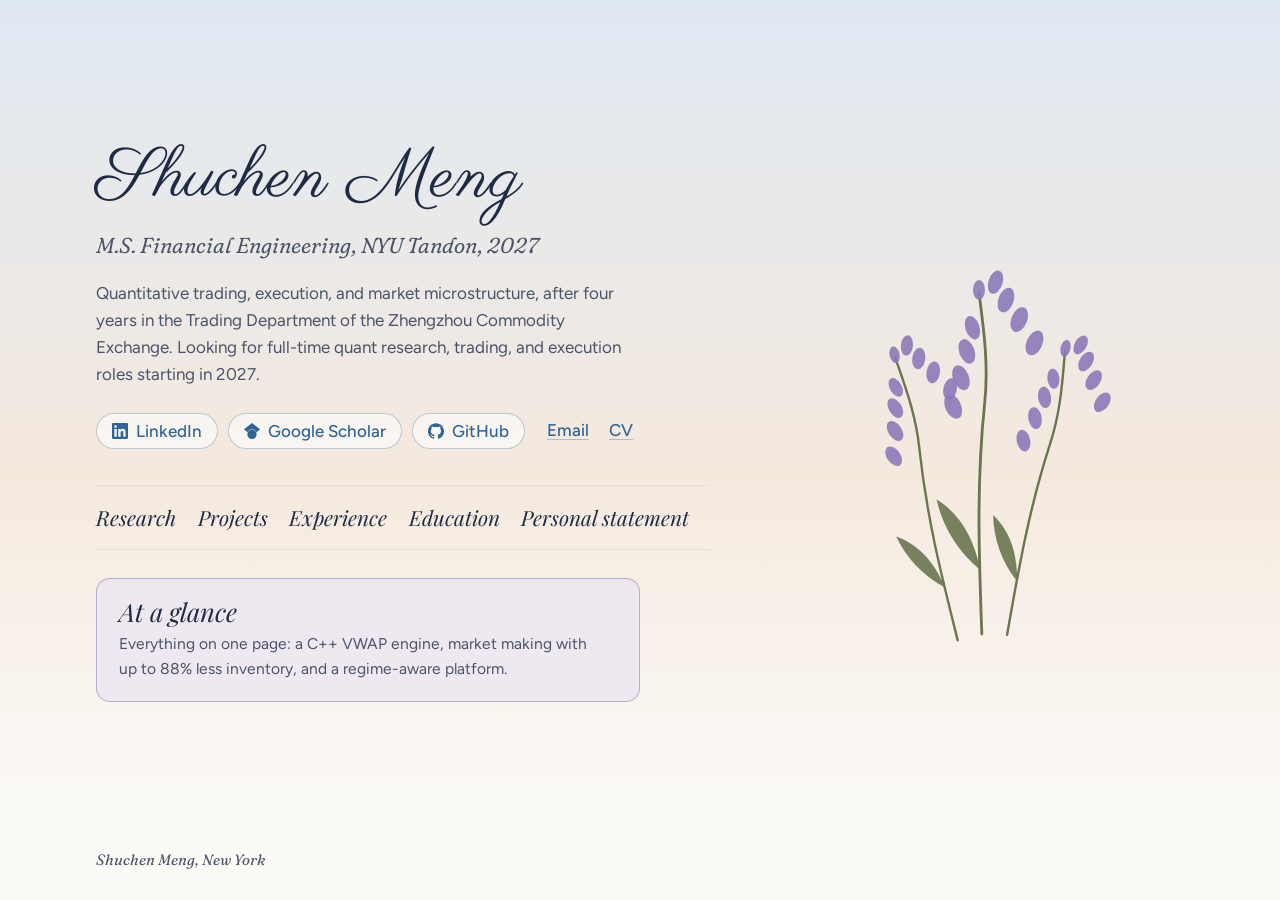
<file: index.html>
<!doctype html>
<html lang="en">
<head>
  <meta charset="utf-8">
  <meta name="viewport" content="width=device-width, initial-scale=1">
  <title>Shuchen Meng</title>
  <meta name="description" content="Shuchen Meng — M.S. Financial Engineering at NYU Tandon. Quantitative trading, execution research, and market microstructure.">
  <link rel="canonical" href="https://mengmeng12.github.io/">
  <meta property="og:type" content="website">
  <meta property="og:site_name" content="Shuchen Meng">
  <meta property="og:title" content="Shuchen Meng">
  <meta property="og:description" content="Shuchen Meng — M.S. Financial Engineering at NYU Tandon. Quantitative trading, execution research, and market microstructure.">
  <meta property="og:url" content="https://mengmeng12.github.io/">
  <meta property="og:image" content="https://mengmeng12.github.io/og-image.png">
  <meta property="og:image:width" content="1200">
  <meta property="og:image:height" content="630">
  <meta property="og:image:alt" content="Shuchen Meng: quantitative trading, execution, and market microstructure">
  <meta name="twitter:card" content="summary_large_image">
  <link rel="icon" href="/favicon.svg" type="image/svg+xml">
  <link rel="preconnect" href="https://fonts.googleapis.com">
  <link rel="preconnect" href="https://fonts.gstatic.com" crossorigin>
  <link href="https://fonts.googleapis.com/css2?family=Cormorant+Garamond:wght@600&family=Figtree:ital,wght@0,400;0,500;0,600;1,400&family=Parisienne&family=Playfair+Display:ital,wght@1,400&family=Fraunces:ital,opsz,wght,SOFT,WONK@0,9..144,300..600,0..100,0..1;1,9..144,300..600,0..100,0..1&display=swap" rel="stylesheet">
  <link rel="stylesheet" href="/styles.css?v=12">
</head>
<body class="home">

<header class="hero">
  <div class="hero-inner">

    <div class="intro">
    <h1 class="name">Shuchen Meng</h1>
    <p class="role">M.S. Financial Engineering, NYU Tandon, 2027</p>
    <p class="tagline">Quantitative trading, execution, and market microstructure, after four years in the Trading Department of the Zhengzhou Commodity Exchange. Looking for full-time quant research, trading, and execution roles starting in 2027.</p>

    <nav class="links" aria-label="Profiles and contact">
      <a class="profile" href="https://www.linkedin.com/in/shuchen-meng/">
        <svg viewBox="0 0 24 24" aria-hidden="true"><path d="M20.447 20.452h-3.554v-5.569c0-1.328-.027-3.037-1.852-3.037-1.853 0-2.136 1.445-2.136 2.939v5.667H9.351V9h3.414v1.561h.046c.477-.9 1.637-1.85 3.37-1.85 3.601 0 4.267 2.37 4.267 5.455v6.286zM5.337 7.433a2.062 2.062 0 1 1 0-4.125 2.062 2.062 0 0 1 0 4.125zM7.119 20.452H3.555V9h3.564v11.452zM22.225 0H1.771C.792 0 0 .774 0 1.729v20.542C0 23.227.792 24 1.771 24h20.451C23.2 24 24 23.227 24 22.271V1.729C24 .774 23.2 0 22.222 0h.003z"/></svg>
        LinkedIn
      </a>
      <a class="profile" href="https://scholar.google.com/citations?user=VvL7s1kAAAAJ">
        <svg viewBox="0 0 24 24" aria-hidden="true"><path d="M5.242 13.769 0 9.5 12 0l12 9.5-5.242 4.269C17.548 11.249 14.978 9.5 12 9.5c-2.977 0-5.548 1.748-6.758 4.269zM12 10a7 7 0 1 0 0 14 7 7 0 0 0 0-14z"/></svg>
        Google Scholar
      </a>
      <a class="profile" href="https://github.com/mengmeng12">
        <svg viewBox="0 0 24 24" aria-hidden="true"><path d="M12 .297c-6.63 0-12 5.373-12 12 0 5.303 3.438 9.8 8.205 11.385.6.113.82-.258.82-.577 0-.285-.01-1.04-.015-2.04-3.338.724-4.042-1.61-4.042-1.61C4.422 18.07 3.633 17.7 3.633 17.7c-1.087-.744.084-.729.084-.729 1.205.084 1.838 1.236 1.838 1.236 1.07 1.835 2.809 1.305 3.495.998.108-.776.417-1.305.76-1.605-2.665-.3-5.466-1.332-5.466-5.93 0-1.31.465-2.38 1.235-3.22-.135-.303-.54-1.523.105-3.176 0 0 1.005-.322 3.3 1.23.96-.267 1.98-.399 3-.405 1.02.006 2.04.138 3 .405 2.28-1.552 3.285-1.23 3.285-1.23.645 1.653.24 2.873.12 3.176.765.84 1.23 1.91 1.23 3.22 0 4.61-2.805 5.625-5.475 5.92.42.36.81 1.096.81 2.22 0 1.606-.015 2.896-.015 3.286 0 .315.21.69.825.57C20.565 22.092 24 17.592 24 12.297c0-6.627-5.373-12-12-12"/></svg>
        GitHub
      </a>
      <span class="plain">
        <a href="mailto:sm13533@nyu.edu">Email</a>
        <a href="/cv/Shuchen_Meng_CV.pdf">CV</a>
      </span>
    </nav>

    <nav class="sections" aria-label="Sections">
      <a href="/research/">Research</a>
      <a href="/projects/">Projects</a>
      <a href="/experience/">Experience</a>
      <a href="/education/">Education</a>
      <a href="/statement/">Personal statement</a>
    </nav>

    <a class="glance-cta" href="/glance/">
      <span class="cta-title">At a glance</span>
      <span class="cta-desc">Everything on one page: a C++ VWAP engine, market making with up&nbsp;to&nbsp;88% less inventory, and a <span style="white-space: nowrap">regime-aware</span> platform.</span>
    </a>
    </div>

    <svg class="sprig bouquet" viewBox="0 0 260 330" aria-hidden="true">
      <g transform="translate(70 100) rotate(-12 62 255) scale(.85)">
        <path class="stem" d="M62 255 C 60 200, 58 150, 64 92 C 67 64, 63 38, 60 14"/>
        <path class="leaf" d="M61 210 C 44 196, 34 178, 30 160 C 46 170, 56 186, 61 210 Z"/>
        <g class="buds">
          <ellipse cx="60" cy="12" rx="4.2" ry="7"/>
          <ellipse cx="57" cy="22" rx="5" ry="8.5" transform="rotate(-18 57 22)"/>
          <ellipse cx="64" cy="24" rx="5" ry="8.5" transform="rotate(18 64 24)"/>
          <ellipse cx="57.5" cy="36" rx="5.4" ry="9" transform="rotate(-20 57.5 36)"/>
          <ellipse cx="65.5" cy="38" rx="5.4" ry="9" transform="rotate(20 65.5 38)"/>
          <ellipse cx="59" cy="51" rx="5.6" ry="9.2" transform="rotate(-22 59 51)"/>
          <ellipse cx="67.5" cy="53" rx="5.6" ry="9.2" transform="rotate(22 67.5 53)"/>
          <ellipse cx="60.5" cy="67" rx="5.6" ry="9.2" transform="rotate(-24 60.5 67)"/>
          <ellipse cx="69" cy="70" rx="5.6" ry="9.2" transform="rotate(24 69 70)"/>
        </g>
      </g>
      <g transform="translate(89 100) rotate(12 62 255) scale(.85)">
        <path class="stem" d="M62 255 C 60 200, 58 150, 64 92 C 67 64, 63 38, 60 14"/>
        <path class="leaf" d="M61 210 C 44 196, 34 178, 30 160 C 46 170, 56 186, 61 210 Z"/>
        <g class="buds">
          <ellipse cx="60" cy="12" rx="4.2" ry="7"/>
          <ellipse cx="57" cy="22" rx="5" ry="8.5" transform="rotate(-18 57 22)"/>
          <ellipse cx="64" cy="24" rx="5" ry="8.5" transform="rotate(18 64 24)"/>
          <ellipse cx="57.5" cy="36" rx="5.4" ry="9" transform="rotate(-20 57.5 36)"/>
          <ellipse cx="65.5" cy="38" rx="5.4" ry="9" transform="rotate(20 65.5 38)"/>
          <ellipse cx="59" cy="51" rx="5.6" ry="9.2" transform="rotate(-22 59 51)"/>
          <ellipse cx="67.5" cy="53" rx="5.6" ry="9.2" transform="rotate(22 67.5 53)"/>
          <ellipse cx="60.5" cy="67" rx="5.6" ry="9.2" transform="rotate(-24 60.5 67)"/>
          <ellipse cx="69" cy="70" rx="5.6" ry="9.2" transform="rotate(24 69 70)"/>
        </g>
      </g>
      <g transform="translate(70 60)">
        <path class="stem" d="M62 255 C 60 200, 58 150, 64 92 C 67 64, 63 38, 60 14"/>
        <path class="leaf" d="M61 210 C 44 196, 34 178, 30 160 C 46 170, 56 186, 61 210 Z"/>
        <g class="buds">
          <ellipse cx="60" cy="12" rx="4.2" ry="7"/>
          <ellipse cx="57" cy="22" rx="5" ry="8.5" transform="rotate(-18 57 22)"/>
          <ellipse cx="64" cy="24" rx="5" ry="8.5" transform="rotate(18 64 24)"/>
          <ellipse cx="57.5" cy="36" rx="5.4" ry="9" transform="rotate(-20 57.5 36)"/>
          <ellipse cx="65.5" cy="38" rx="5.4" ry="9" transform="rotate(20 65.5 38)"/>
          <ellipse cx="59" cy="51" rx="5.6" ry="9.2" transform="rotate(-22 59 51)"/>
          <ellipse cx="67.5" cy="53" rx="5.6" ry="9.2" transform="rotate(22 67.5 53)"/>
          <ellipse cx="60.5" cy="67" rx="5.6" ry="9.2" transform="rotate(-24 60.5 67)"/>
          <ellipse cx="69" cy="70" rx="5.6" ry="9.2" transform="rotate(24 69 70)"/>
        </g>
      </g>
    </svg>
  </div>
</header>

<footer>
  <p>Shuchen Meng, New York</p>
</footer>

</body>
</html>
</file>
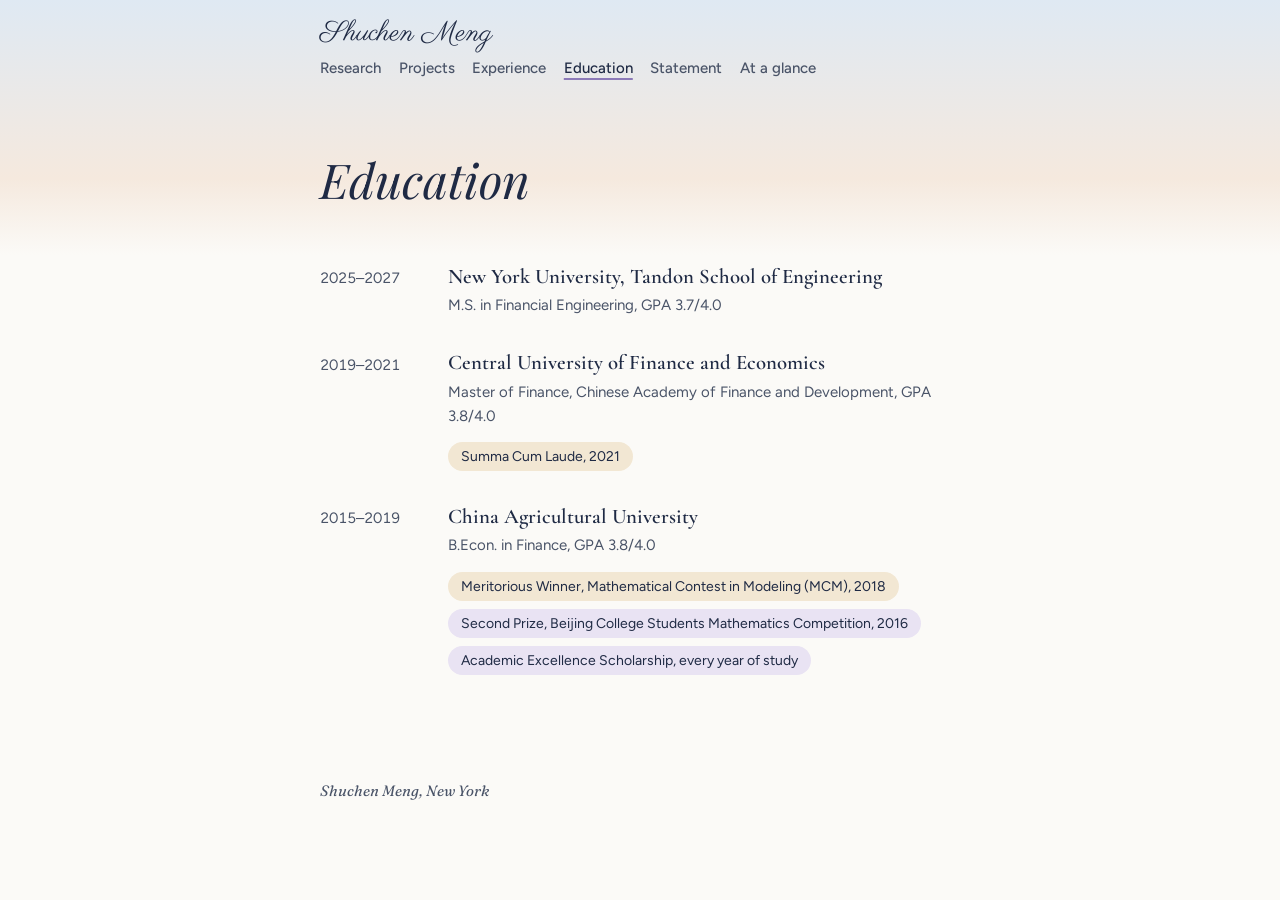
<file: education/index.html>
<!doctype html>
<html lang="en">
<head>
  <meta charset="utf-8">
  <meta name="viewport" content="width=device-width, initial-scale=1">
  <title>Education | Shuchen Meng</title>
  <meta name="description" content="M.S. in Financial Engineering at NYU Tandon, and a Master of Finance from the Central University of Finance and Economics.">
  <link rel="canonical" href="https://mengmeng12.github.io/education/">
  <meta property="og:type" content="website">
  <meta property="og:site_name" content="Shuchen Meng">
  <meta property="og:title" content="Education | Shuchen Meng">
  <meta property="og:description" content="M.S. in Financial Engineering at NYU Tandon, and a Master of Finance from the Central University of Finance and Economics.">
  <meta property="og:url" content="https://mengmeng12.github.io/education/">
  <meta property="og:image" content="https://mengmeng12.github.io/og-image.png">
  <meta property="og:image:width" content="1200">
  <meta property="og:image:height" content="630">
  <meta property="og:image:alt" content="Shuchen Meng: quantitative trading, execution, and market microstructure">
  <meta name="twitter:card" content="summary_large_image">
  <link rel="icon" href="/favicon.svg" type="image/svg+xml">
  <link rel="preconnect" href="https://fonts.googleapis.com">
  <link rel="preconnect" href="https://fonts.gstatic.com" crossorigin>
  <link href="https://fonts.googleapis.com/css2?family=Cormorant+Garamond:wght@600&family=Figtree:ital,wght@0,400;0,500;0,600;1,400&family=Parisienne&family=Playfair+Display:ital,wght@1,400&family=Fraunces:ital,opsz,wght,SOFT,WONK@0,9..144,300..600,0..100,0..1;1,9..144,300..600,0..100,0..1&display=swap" rel="stylesheet">
  <link rel="stylesheet" href="/styles.css?v=12">
</head>
<body>

<header class="page-head">
  <nav class="site-nav" aria-label="Site">
    <a class="home" href="/">Shuchen Meng</a>
    <ul>
      <li><a href="/research/">Research</a></li>
      <li><a href="/projects/">Projects</a></li>
      <li><a href="/experience/">Experience</a></li>
      <li><a href="/education/" aria-current="page">Education</a></li>
      <li><a href="/statement/">Statement</a></li>
      <li><a href="/glance/">At a glance</a></li>
    </ul>
  </nav>
  <div class="page-title">
    <h1>Education</h1>
  </div>
</header>

<main>
  <section id="education">
    <dl class="timeline">
      <div class="row">
        <dt>2025–2027</dt>
        <dd>
          <h3>New York University, Tandon School of Engineering</h3>
          <p class="sub">M.S. in Financial Engineering, GPA 3.7/4.0</p>
          <!-- Selected coursework: to be filled in later -->
        </dd>
      </div>
      <div class="row">
        <dt>2019–2021</dt>
        <dd>
          <h3>Central University of Finance and Economics</h3>
          <p class="sub">Master of Finance, Chinese Academy of Finance and Development, GPA 3.8/4.0</p>
          <ul class="honors">
            <li>Summa Cum Laude, 2021</li>
          </ul>
        </dd>
      </div>
      <div class="row">
        <dt>2015–2019</dt>
        <dd>
          <h3>China Agricultural University</h3>
          <p class="sub">B.Econ. in Finance, GPA 3.8/4.0</p>
          <ul class="honors">
            <li>Meritorious Winner, Mathematical Contest in Modeling (MCM), 2018</li>
            <li>Second Prize, Beijing College Students Mathematics Competition, 2016</li>
            <li>Academic Excellence Scholarship, every year of study</li>
          </ul>
        </dd>
      </div>
    </dl>
  </section>
</main>

<footer>
  <p>Shuchen Meng, New York</p>
</footer>

</body>
</html>
</file>
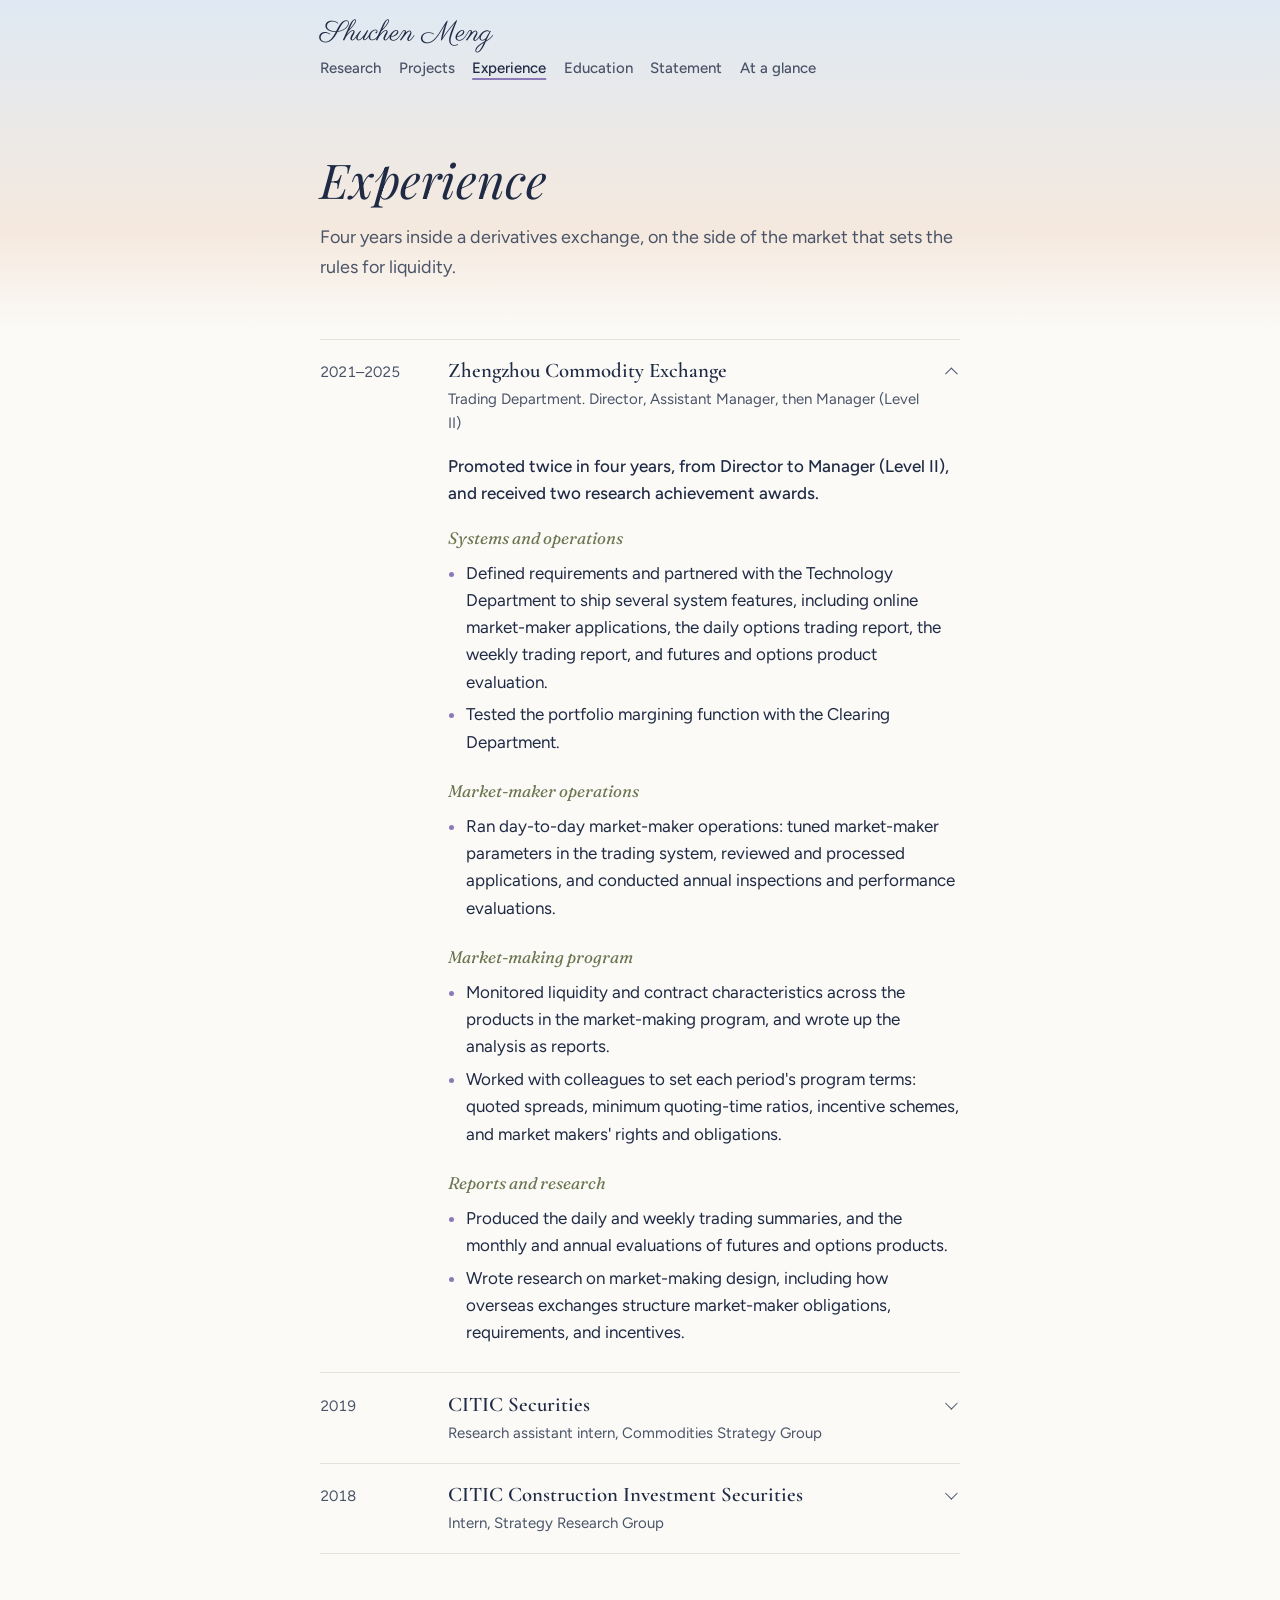
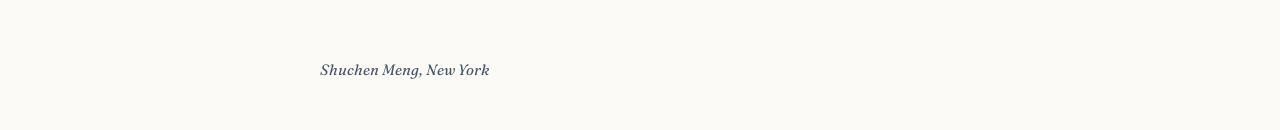
<file: experience/index.html>
<!doctype html>
<html lang="en">
<head>
  <meta charset="utf-8">
  <meta name="viewport" content="width=device-width, initial-scale=1">
  <title>Experience | Shuchen Meng</title>
  <meta name="description" content="Four years in the Trading Department of the Zhengzhou Commodity Exchange, on the side of the market that sets the rules for liquidity.">
  <link rel="canonical" href="https://mengmeng12.github.io/experience/">
  <meta property="og:type" content="website">
  <meta property="og:site_name" content="Shuchen Meng">
  <meta property="og:title" content="Experience | Shuchen Meng">
  <meta property="og:description" content="Four years in the Trading Department of the Zhengzhou Commodity Exchange, on the side of the market that sets the rules for liquidity.">
  <meta property="og:url" content="https://mengmeng12.github.io/experience/">
  <meta property="og:image" content="https://mengmeng12.github.io/og-image.png">
  <meta property="og:image:width" content="1200">
  <meta property="og:image:height" content="630">
  <meta property="og:image:alt" content="Shuchen Meng: quantitative trading, execution, and market microstructure">
  <meta name="twitter:card" content="summary_large_image">
  <link rel="icon" href="/favicon.svg" type="image/svg+xml">
  <link rel="preconnect" href="https://fonts.googleapis.com">
  <link rel="preconnect" href="https://fonts.gstatic.com" crossorigin>
  <link href="https://fonts.googleapis.com/css2?family=Cormorant+Garamond:wght@600&family=Figtree:ital,wght@0,400;0,500;0,600;1,400&family=Parisienne&family=Playfair+Display:ital,wght@1,400&family=Fraunces:ital,opsz,wght,SOFT,WONK@0,9..144,300..600,0..100,0..1;1,9..144,300..600,0..100,0..1&display=swap" rel="stylesheet">
  <link rel="stylesheet" href="/styles.css?v=12">
</head>
<body>

<header class="page-head">
  <nav class="site-nav" aria-label="Site">
    <a class="home" href="/">Shuchen Meng</a>
    <ul>
      <li><a href="/research/">Research</a></li>
      <li><a href="/projects/">Projects</a></li>
      <li><a href="/experience/" aria-current="page">Experience</a></li>
      <li><a href="/education/">Education</a></li>
      <li><a href="/statement/">Statement</a></li>
      <li><a href="/glance/">At a glance</a></li>
    </ul>
  </nav>
  <div class="page-title">
    <h1>Experience</h1>
    <p class="lede">Four years inside a derivatives exchange, on the side of the market that sets the rules for liquidity.</p>
  </div>
</header>

<main>
  <section id="experience">
    <div class="roles">
      <details open>
        <summary>
          <span class="when">2021–2025</span>
          <span class="what"><span class="org">Zhengzhou Commodity Exchange</span><span class="sub">Trading Department. Director, Assistant Manager, then Manager (Level II)</span></span>
          <span class="chev" aria-hidden="true"></span>
        </summary>
        <div class="role-body">
          <p class="lead">Promoted twice in four years, from Director to Manager (Level II), and received two research achievement awards.</p>
          <h4>Systems and operations</h4>
          <ul>
            <li>Defined requirements and partnered with the Technology Department to ship several system features, including online market-maker applications, the daily options trading report, the weekly trading report, and futures and options product evaluation.</li>
            <li>Tested the portfolio margining function with the Clearing Department.</li>
          </ul>
          <h4>Market-maker operations</h4>
          <ul>
            <li>Ran day-to-day market-maker operations: tuned market-maker parameters in the trading system, reviewed and processed applications, and conducted annual inspections and performance evaluations.</li>
          </ul>
          <h4>Market-making program</h4>
          <ul>
            <li>Monitored liquidity and contract characteristics across the products in the market-making program, and wrote up the analysis as reports.</li>
            <li>Worked with colleagues to set each period's program terms: quoted spreads, minimum quoting-time ratios, incentive schemes, and market makers' rights and obligations.</li>
          </ul>
          <h4>Reports and research</h4>
          <ul>
            <li>Produced the daily and weekly trading summaries, and the monthly and annual evaluations of futures and options products.</li>
            <li>Wrote research on market-making design, including how overseas exchanges structure market-maker obligations, requirements, and incentives.</li>
          </ul>
        </div>
      </details>
      <details>
        <summary>
          <span class="when">2019</span>
          <span class="what"><span class="org">CITIC Securities</span><span class="sub">Research assistant intern, Commodities Strategy Group</span></span>
          <span class="chev" aria-hidden="true"></span>
        </summary>
        <div class="role-body">
          <ul>
            <li>Improved the copper supply-and-demand database, making it easier to use and better organized.</li>
            <li>Wrote daily market-close commentary, adding tracking of limit-up stocks.</li>
            <li>Contributed to weekly and research reports on copper and manganese, including an analysis of the opportunities and risks in copper financing arbitrage, and prepared the slide presentations.</li>
          </ul>
        </div>
      </details>
      <details>
        <summary>
          <span class="when">2018</span>
          <span class="what"><span class="org">CITIC Construction Investment Securities</span><span class="sub">Intern, Strategy Research Group</span></span>
          <span class="chev" aria-hidden="true"></span>
        </summary>
        <div class="role-body">
          <ul>
            <li>Built databases for financial-market and CPI commentary data on my own.</li>
            <li>Wrote strategy summaries, closing-data analysis, and reports on financial and CPI data.</li>
            <li>Supported thematic research on import substitution, sector funds, and high-dividend equities by building datasets and structuring report content.</li>
          </ul>
        </div>
      </details>
    </div>
    <!-- More on the exchange years: to be added -->
  </section>
</main>

<footer>
  <p>Shuchen Meng, New York</p>
</footer>

</body>
</html>
</file>
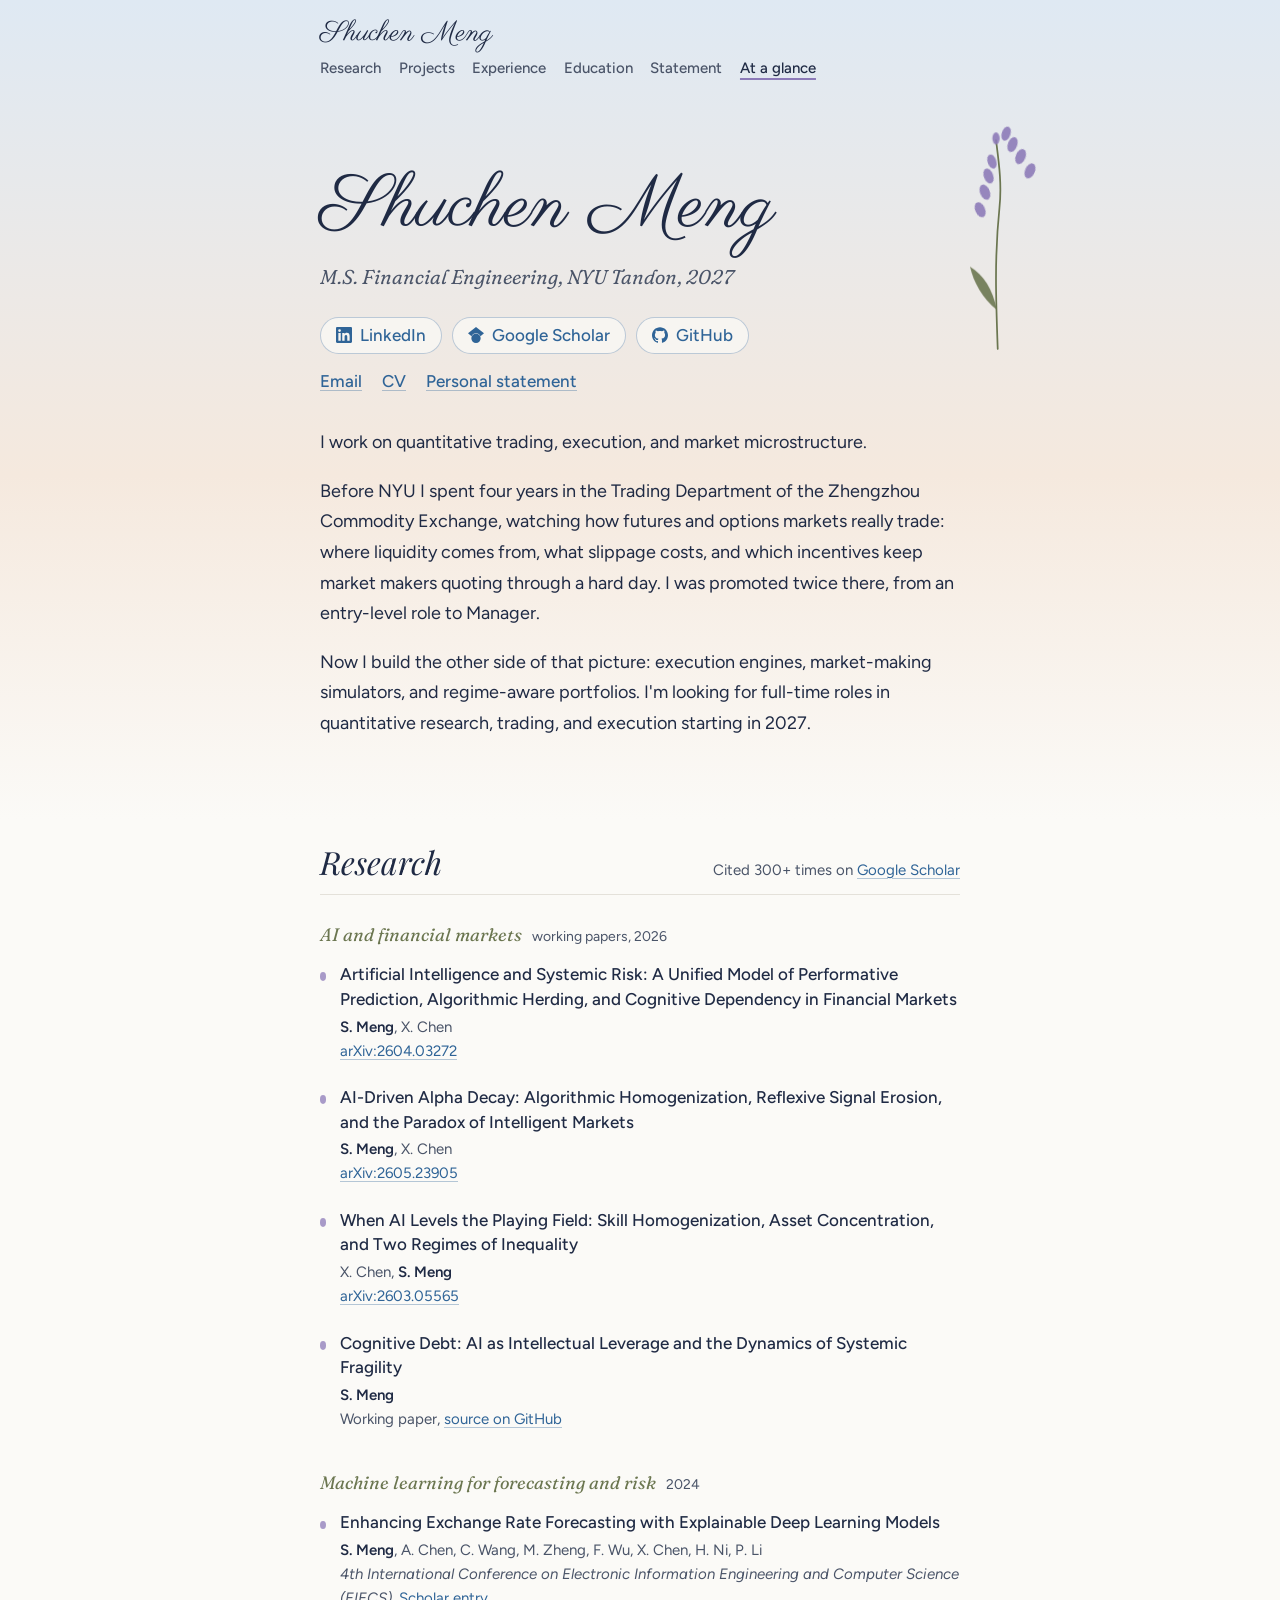
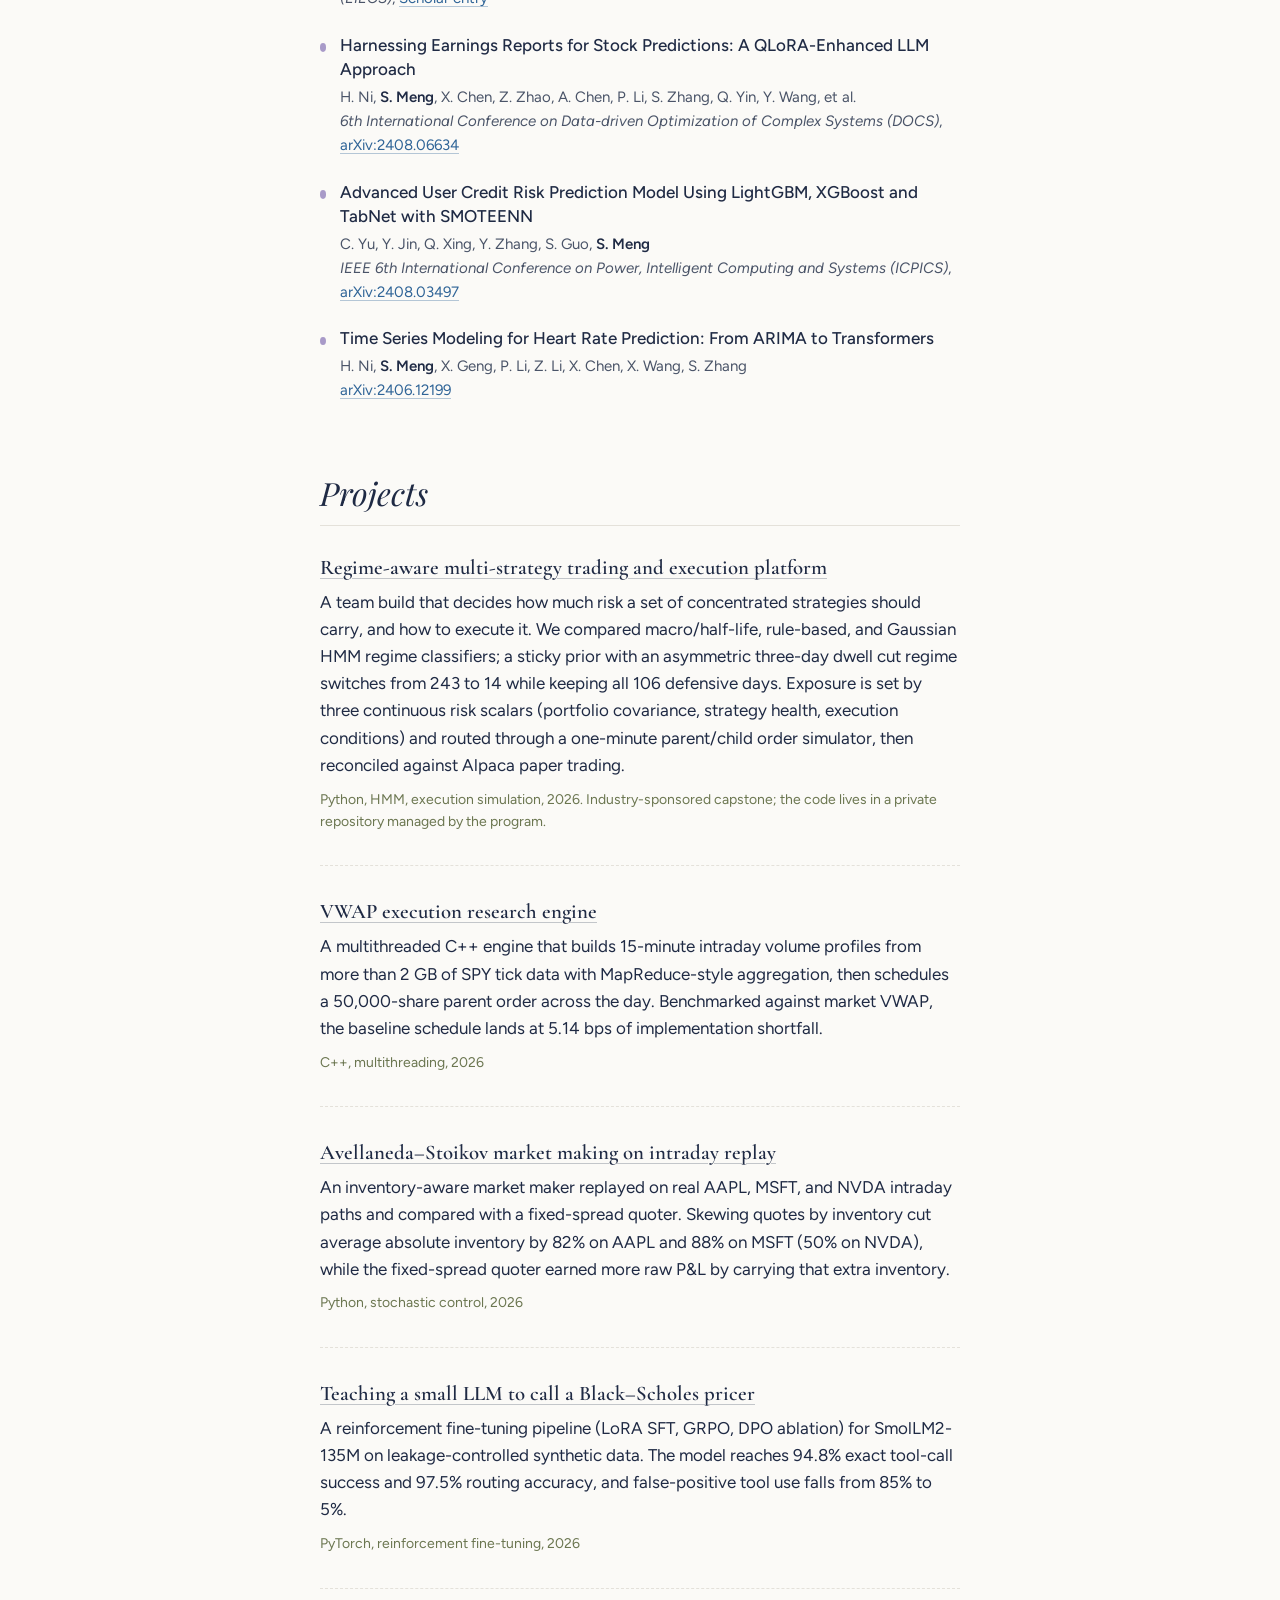
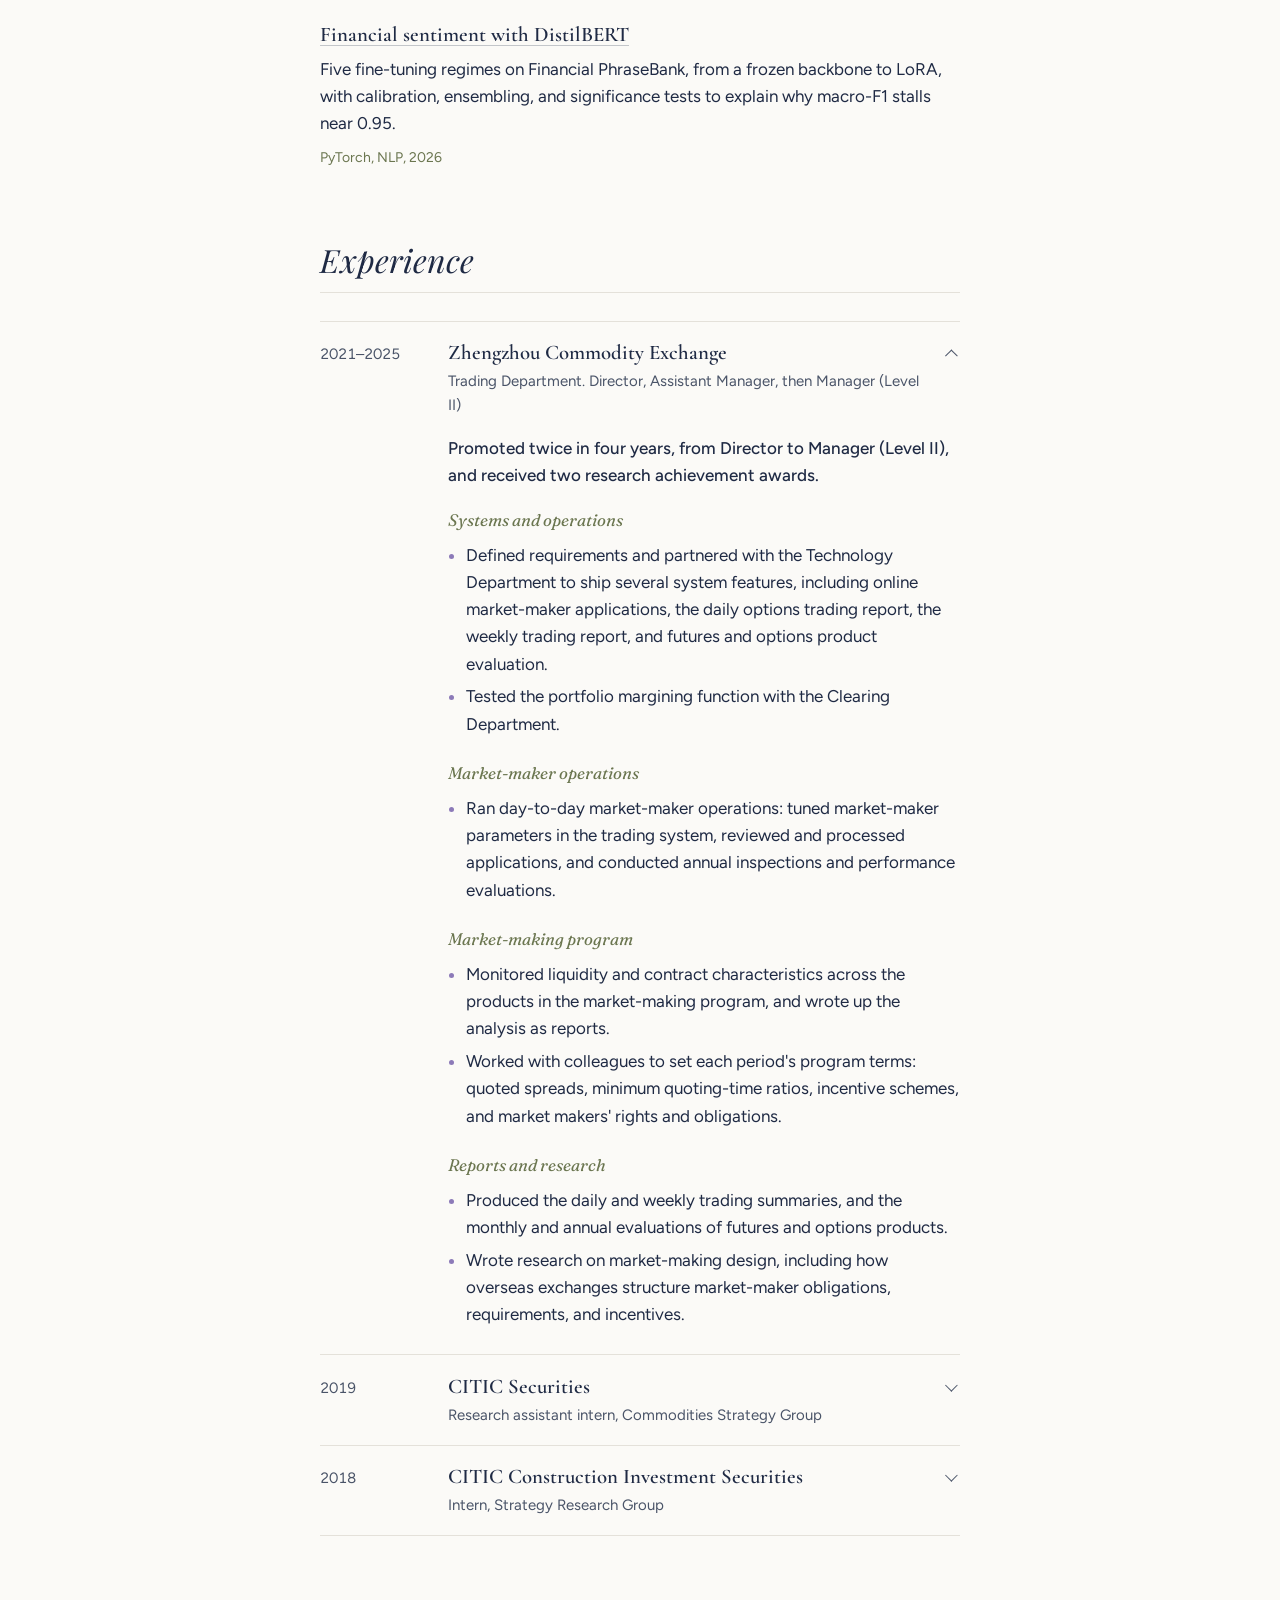
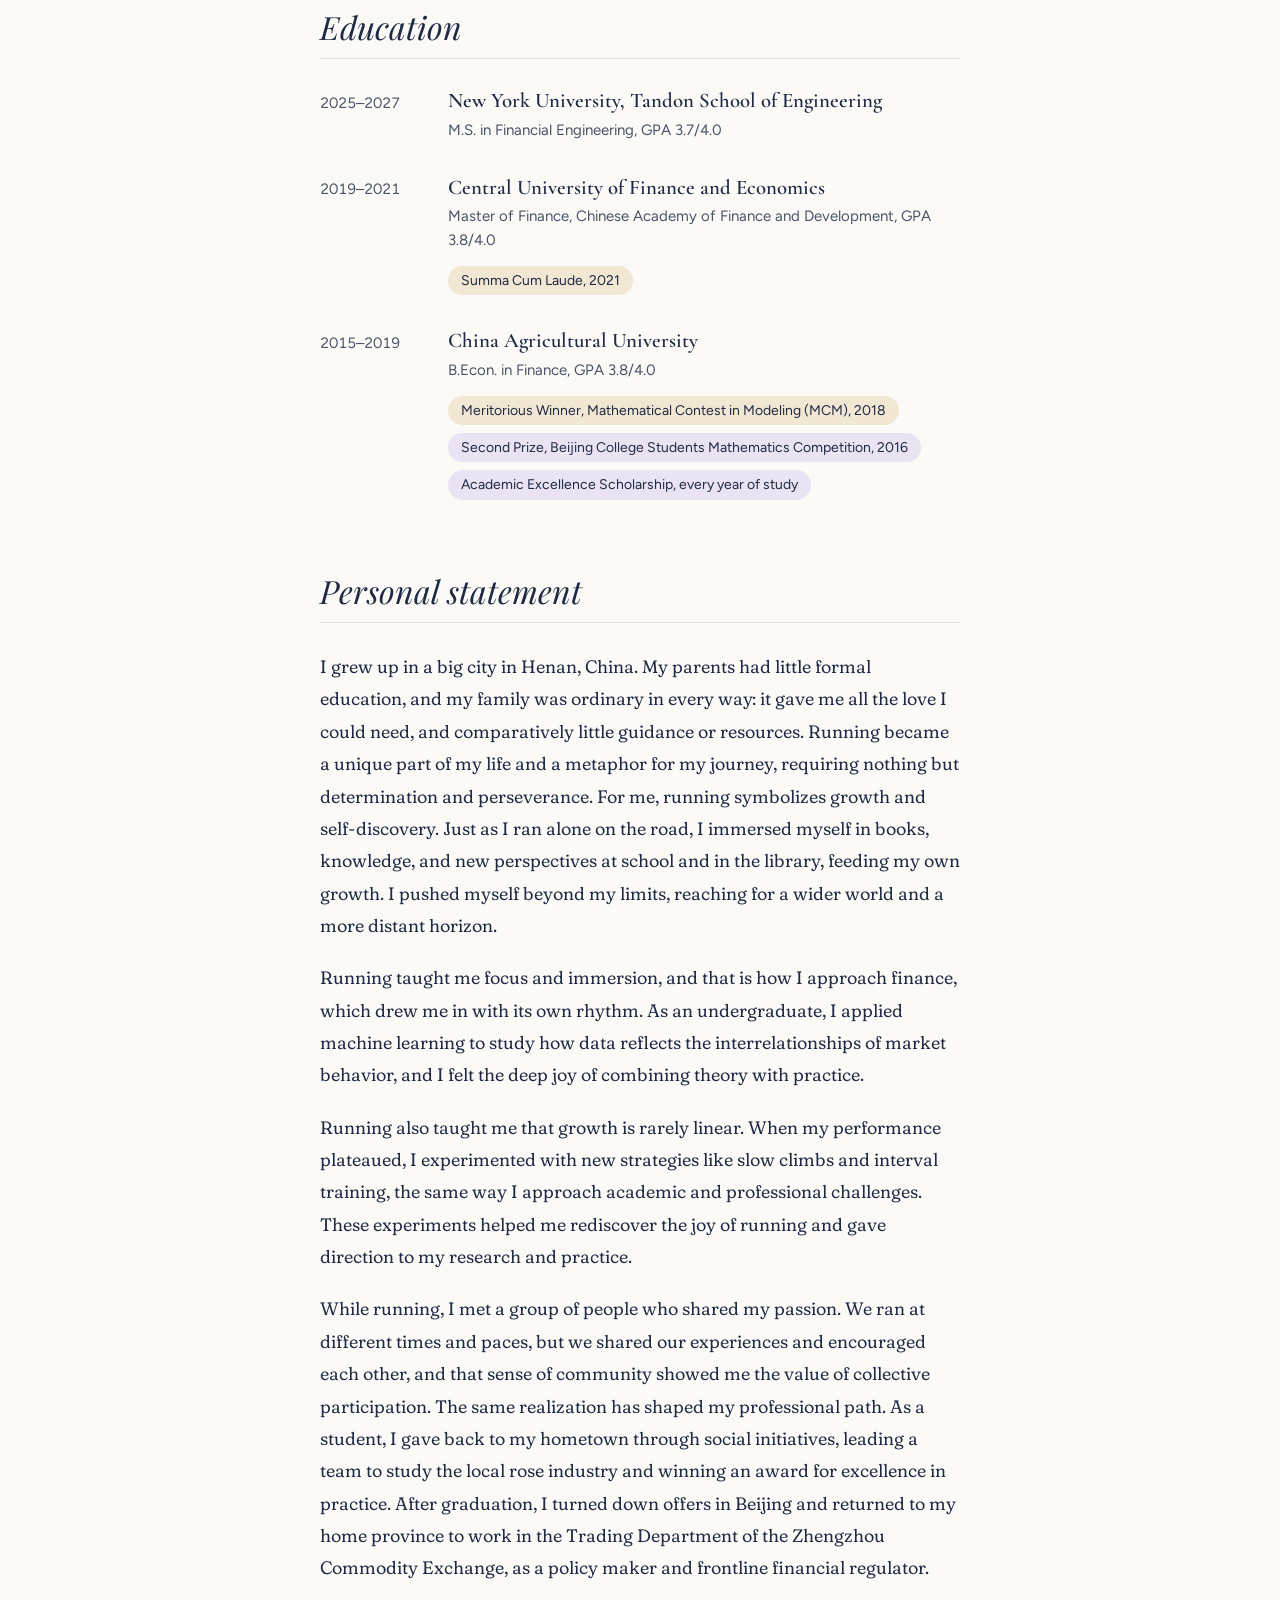
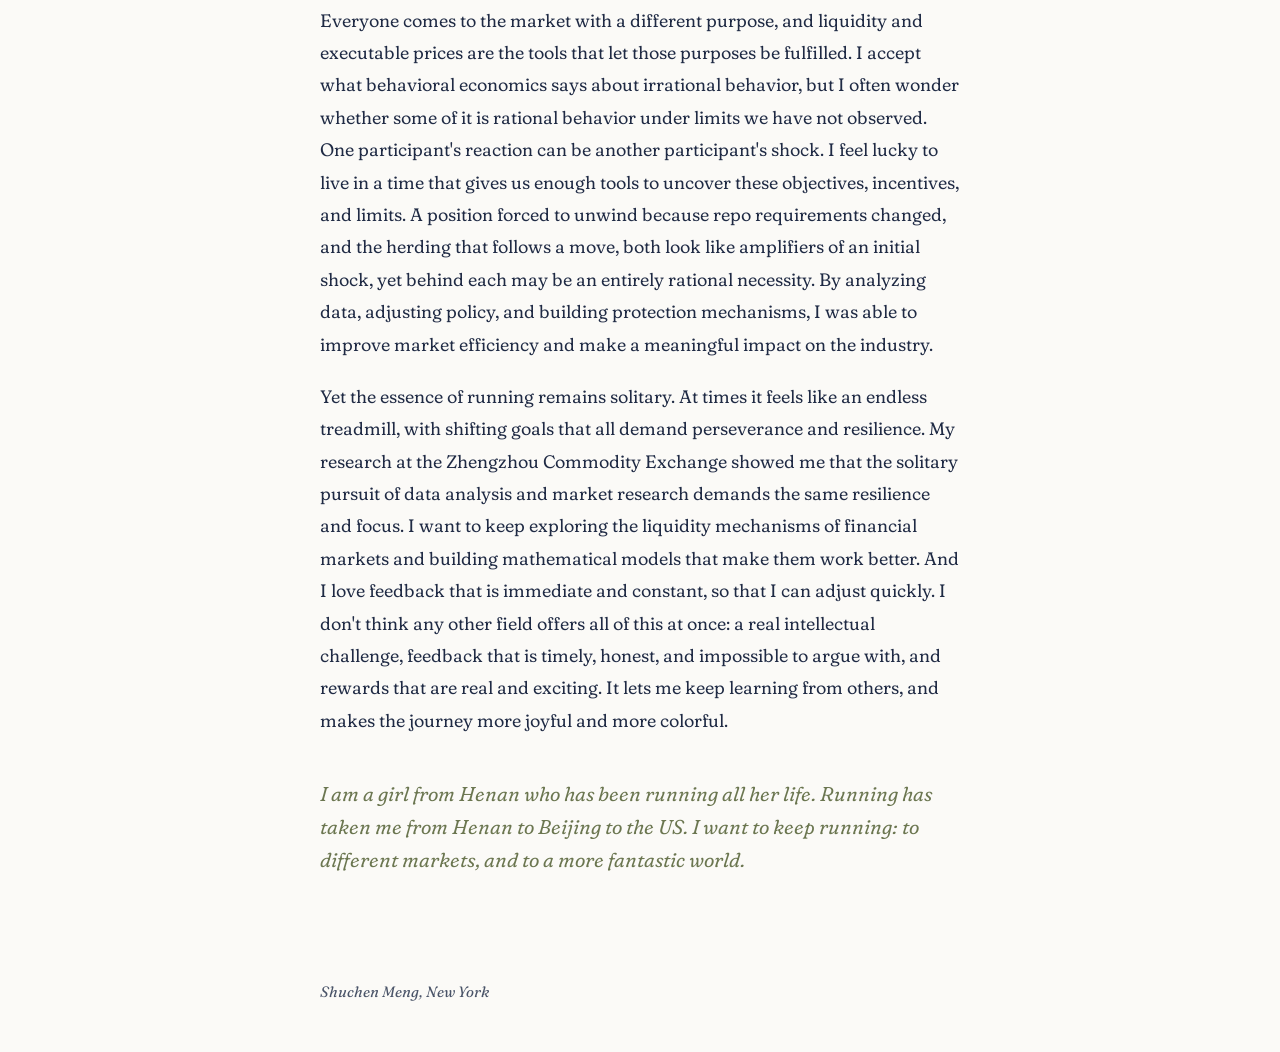
<file: glance/index.html>
<!doctype html>
<html lang="en">
<head>
  <meta charset="utf-8">
  <meta name="viewport" content="width=device-width, initial-scale=1">
  <title>At a glance | Shuchen Meng</title>
  <meta name="description" content="Shuchen Meng — M.S. Financial Engineering at NYU Tandon. Quantitative trading, execution research, and market microstructure.">
  <link rel="canonical" href="https://mengmeng12.github.io/glance/">
  <meta property="og:type" content="website">
  <meta property="og:site_name" content="Shuchen Meng">
  <meta property="og:title" content="At a glance | Shuchen Meng">
  <meta property="og:description" content="Shuchen Meng — M.S. Financial Engineering at NYU Tandon. Quantitative trading, execution research, and market microstructure.">
  <meta property="og:url" content="https://mengmeng12.github.io/glance/">
  <meta property="og:image" content="https://mengmeng12.github.io/og-image.png">
  <meta property="og:image:width" content="1200">
  <meta property="og:image:height" content="630">
  <meta property="og:image:alt" content="Shuchen Meng: quantitative trading, execution, and market microstructure">
  <meta name="twitter:card" content="summary_large_image">
  <link rel="icon" href="/favicon.svg" type="image/svg+xml">
  <link rel="preconnect" href="https://fonts.googleapis.com">
  <link rel="preconnect" href="https://fonts.gstatic.com" crossorigin>
  <link href="https://fonts.googleapis.com/css2?family=Cormorant+Garamond:wght@600&family=Figtree:ital,wght@0,400;0,500;0,600;1,400&family=Parisienne&family=Playfair+Display:ital,wght@1,400&family=Fraunces:ital,opsz,wght,SOFT,WONK@0,9..144,300..600,0..100,0..1;1,9..144,300..600,0..100,0..1&display=swap" rel="stylesheet">
  <link rel="stylesheet" href="/styles.css?v=12">
</head>
<body>

<header class="hero with-nav">
  <nav class="site-nav" aria-label="Site">
    <a class="home" href="/">Shuchen Meng</a>
    <ul>
      <li><a href="/research/">Research</a></li>
      <li><a href="/projects/">Projects</a></li>
      <li><a href="/experience/">Experience</a></li>
      <li><a href="/education/">Education</a></li>
      <li><a href="/statement/">Statement</a></li>
      <li><a href="/glance/" aria-current="page">At a glance</a></li>
    </ul>
  </nav>
  <div class="hero-inner">
    <svg class="sprig" viewBox="0 0 120 260" aria-hidden="true">
      <path class="stem" d="M62 255 C 60 200, 58 150, 64 92 C 67 64, 63 38, 60 14"/>
      <path class="leaf" d="M61 210 C 44 196, 34 178, 30 160 C 46 170, 56 186, 61 210 Z"/>
      <g class="buds">
        <ellipse cx="60" cy="12" rx="4.2" ry="7"/>
        <ellipse cx="57" cy="22" rx="5" ry="8.5" transform="rotate(-18 57 22)"/>
        <ellipse cx="64" cy="24" rx="5" ry="8.5" transform="rotate(18 64 24)"/>
        <ellipse cx="57.5" cy="36" rx="5.4" ry="9" transform="rotate(-20 57.5 36)"/>
        <ellipse cx="65.5" cy="38" rx="5.4" ry="9" transform="rotate(20 65.5 38)"/>
        <ellipse cx="59" cy="51" rx="5.6" ry="9.2" transform="rotate(-22 59 51)"/>
        <ellipse cx="67.5" cy="53" rx="5.6" ry="9.2" transform="rotate(22 67.5 53)"/>
        <ellipse cx="60.5" cy="67" rx="5.6" ry="9.2" transform="rotate(-24 60.5 67)"/>
        <ellipse cx="69" cy="70" rx="5.6" ry="9.2" transform="rotate(24 69 70)"/>
      </g>
    </svg>

    <h1 class="name">Shuchen Meng</h1>
    <p class="role">M.S. Financial Engineering, NYU Tandon, 2027</p>

    <nav class="links" aria-label="Profiles and contact">
      <a class="profile" href="https://www.linkedin.com/in/shuchen-meng/">
        <svg viewBox="0 0 24 24" aria-hidden="true"><path d="M20.447 20.452h-3.554v-5.569c0-1.328-.027-3.037-1.852-3.037-1.853 0-2.136 1.445-2.136 2.939v5.667H9.351V9h3.414v1.561h.046c.477-.9 1.637-1.85 3.37-1.85 3.601 0 4.267 2.37 4.267 5.455v6.286zM5.337 7.433a2.062 2.062 0 1 1 0-4.125 2.062 2.062 0 0 1 0 4.125zM7.119 20.452H3.555V9h3.564v11.452zM22.225 0H1.771C.792 0 0 .774 0 1.729v20.542C0 23.227.792 24 1.771 24h20.451C23.2 24 24 23.227 24 22.271V1.729C24 .774 23.2 0 22.222 0h.003z"/></svg>
        LinkedIn
      </a>
      <a class="profile" href="https://scholar.google.com/citations?user=VvL7s1kAAAAJ">
        <svg viewBox="0 0 24 24" aria-hidden="true"><path d="M5.242 13.769 0 9.5 12 0l12 9.5-5.242 4.269C17.548 11.249 14.978 9.5 12 9.5c-2.977 0-5.548 1.748-6.758 4.269zM12 10a7 7 0 1 0 0 14 7 7 0 0 0 0-14z"/></svg>
        Google Scholar
      </a>
      <a class="profile" href="https://github.com/mengmeng12">
        <svg viewBox="0 0 24 24" aria-hidden="true"><path d="M12 .297c-6.63 0-12 5.373-12 12 0 5.303 3.438 9.8 8.205 11.385.6.113.82-.258.82-.577 0-.285-.01-1.04-.015-2.04-3.338.724-4.042-1.61-4.042-1.61C4.422 18.07 3.633 17.7 3.633 17.7c-1.087-.744.084-.729.084-.729 1.205.084 1.838 1.236 1.838 1.236 1.07 1.835 2.809 1.305 3.495.998.108-.776.417-1.305.76-1.605-2.665-.3-5.466-1.332-5.466-5.93 0-1.31.465-2.38 1.235-3.22-.135-.303-.54-1.523.105-3.176 0 0 1.005-.322 3.3 1.23.96-.267 1.98-.399 3-.405 1.02.006 2.04.138 3 .405 2.28-1.552 3.285-1.23 3.285-1.23.645 1.653.24 2.873.12 3.176.765.84 1.23 1.91 1.23 3.22 0 4.61-2.805 5.625-5.475 5.92.42.36.81 1.096.81 2.22 0 1.606-.015 2.896-.015 3.286 0 .315.21.69.825.57C20.565 22.092 24 17.592 24 12.297c0-6.627-5.373-12-12-12"/></svg>
        GitHub
      </a>
      <span class="plain">
        <a href="mailto:sm13533@nyu.edu">Email</a>
        <a href="/cv/Shuchen_Meng_CV.pdf">CV</a>
        <a href="#statement">Personal statement</a>
      </span>
    </nav>

    <div class="bio">
      <p>I work on quantitative trading, execution, and market microstructure.</p>
      <p>Before NYU I spent four years in the Trading Department of the Zhengzhou Commodity Exchange, watching how futures and options markets really trade: where liquidity comes from, what slippage costs, and which incentives keep market makers quoting through a hard day. I was promoted twice there, from an entry-level role to Manager.</p>
      <p>Now I build the other side of that picture: execution engines, market-making simulators, and regime-aware portfolios. I'm looking for full-time roles in quantitative research, trading, and execution starting in 2027.</p>
    </div>
  </div>
</header>

<main>

  <section id="research">
    <div class="section-head">
      <h2>Research</h2>
      <p class="aside">Cited 300+ times on <a href="https://scholar.google.com/citations?user=VvL7s1kAAAAJ">Google Scholar</a></p>
    </div>

    <h3 class="group">AI and financial markets <span>working papers, 2026</span></h3>
    <ol class="papers">
      <li>
        <p class="title">Artificial Intelligence and Systemic Risk: A Unified Model of Performative Prediction, Algorithmic Herding, and Cognitive Dependency in Financial Markets</p>
        <p class="authors"><b>S. Meng</b>, X. Chen</p>
        <p class="venue"><a href="https://arxiv.org/abs/2604.03272">arXiv:2604.03272</a></p>
      </li>
      <li>
        <p class="title">AI-Driven Alpha Decay: Algorithmic Homogenization, Reflexive Signal Erosion, and the Paradox of Intelligent Markets</p>
        <p class="authors"><b>S. Meng</b>, X. Chen</p>
        <p class="venue"><a href="https://arxiv.org/abs/2605.23905">arXiv:2605.23905</a></p>
      </li>
      <li>
        <p class="title">When AI Levels the Playing Field: Skill Homogenization, Asset Concentration, and Two Regimes of Inequality</p>
        <p class="authors">X. Chen, <b>S. Meng</b></p>
        <p class="venue"><a href="https://arxiv.org/abs/2603.05565">arXiv:2603.05565</a></p>
      </li>
      <li>
        <p class="title">Cognitive Debt: AI as Intellectual Leverage and the Dynamics of Systemic Fragility</p>
        <p class="authors"><b>S. Meng</b></p>
        <p class="venue">Working paper, <a href="https://github.com/mengmeng12/cognitive_debt-AI-hidden-cost">source on GitHub</a></p>
      </li>
    </ol>

    <h3 class="group">Machine learning for forecasting and risk <span>2024</span></h3>
    <ol class="papers">
      <li>
        <p class="title">Enhancing Exchange Rate Forecasting with Explainable Deep Learning Models</p>
        <p class="authors"><b>S. Meng</b>, A. Chen, C. Wang, M. Zheng, F. Wu, X. Chen, H. Ni, P. Li</p>
        <p class="venue"><i>4th International Conference on Electronic Information Engineering and Computer Science (EIECS)</i>, <a href="https://scholar.google.com/citations?view_op=view_citation&amp;user=VvL7s1kAAAAJ&amp;citation_for_view=VvL7s1kAAAAJ:9yKSN-GCB0IC">Scholar entry</a></p>
      </li>
      <li>
        <p class="title">Harnessing Earnings Reports for Stock Predictions: A QLoRA-Enhanced LLM Approach</p>
        <p class="authors">H. Ni, <b>S. Meng</b>, X. Chen, Z. Zhao, A. Chen, P. Li, S. Zhang, Q. Yin, Y. Wang, et al.</p>
        <p class="venue"><i>6th International Conference on Data-driven Optimization of Complex Systems (DOCS)</i>, <a href="https://arxiv.org/abs/2408.06634">arXiv:2408.06634</a></p>
      </li>
      <li>
        <p class="title">Advanced User Credit Risk Prediction Model Using LightGBM, XGBoost and TabNet with SMOTEENN</p>
        <p class="authors">C. Yu, Y. Jin, Q. Xing, Y. Zhang, S. Guo, <b>S. Meng</b></p>
        <p class="venue"><i>IEEE 6th International Conference on Power, Intelligent Computing and Systems (ICPICS)</i>, <a href="https://arxiv.org/abs/2408.03497">arXiv:2408.03497</a></p>
      </li>
      <li>
        <p class="title">Time Series Modeling for Heart Rate Prediction: From ARIMA to Transformers</p>
        <p class="authors">H. Ni, <b>S. Meng</b>, X. Geng, P. Li, Z. Li, X. Chen, X. Wang, S. Zhang</p>
        <p class="venue"><a href="https://arxiv.org/abs/2406.12199">arXiv:2406.12199</a></p>
      </li>
    </ol>
  </section>

  <section id="projects">
    <div class="section-head">
      <h2>Projects</h2>
    </div>

    <ul class="projects">
      <li>
        <h3><a href="/projects/regime-platform/">Regime-aware multi-strategy trading and execution platform</a></h3>
        <p>A team build that decides how much risk a set of concentrated strategies should carry, and how to execute it. We compared macro/half-life, rule-based, and Gaussian HMM regime classifiers; a sticky prior with an asymmetric three-day dwell cut regime switches from 243 to 14 while keeping all 106 defensive days. Exposure is set by three continuous risk scalars (portfolio covariance, strategy health, execution conditions) and routed through a one-minute parent/child order simulator, then reconciled against Alpaca paper trading.</p>
        <p class="meta">Python, HMM, execution simulation, 2026. Industry-sponsored capstone; the code lives in a private repository managed by the program.</p>
      </li>
      <li>
        <h3><a href="/projects/vwap-execution/">VWAP execution research engine</a></h3>
        <p>A multithreaded C++ engine that builds 15-minute intraday volume profiles from more than 2&nbsp;GB of SPY tick data with MapReduce-style aggregation, then schedules a 50,000-share parent order across the day. Benchmarked against market VWAP, the baseline schedule lands at 5.14&nbsp;bps of implementation shortfall.</p>
        <p class="meta">C++, multithreading, 2026</p>
      </li>
      <li>
        <h3><a href="/projects/avellaneda-stoikov/">Avellaneda–Stoikov market making on intraday replay</a></h3>
        <p>An inventory-aware market maker replayed on real AAPL, MSFT, and NVDA intraday paths and compared with a fixed-spread quoter. Skewing quotes by inventory cut average absolute inventory by 82% on AAPL and 88% on MSFT (50% on NVDA), while the fixed-spread quoter earned more raw P&amp;L by carrying that extra inventory.</p>
        <p class="meta">Python, stochastic control, 2026</p>
      </li>
      <li>
        <h3><a href="/projects/smollm2-tool-use/">Teaching a small LLM to call a Black–Scholes pricer</a></h3>
        <p>A reinforcement fine-tuning pipeline (LoRA SFT, GRPO, DPO ablation) for SmolLM2-135M on leakage-controlled synthetic data. The model reaches 94.8% exact tool-call success and 97.5% routing accuracy, and false-positive tool use falls from 85% to 5%.</p>
        <p class="meta">PyTorch, reinforcement fine-tuning, 2026</p>
      </li>
      <li>
        <h3><a href="/projects/finbert-sentiment/">Financial sentiment with DistilBERT</a></h3>
        <p>Five fine-tuning regimes on Financial PhraseBank, from a frozen backbone to LoRA, with calibration, ensembling, and significance tests to explain why macro-F1 stalls near 0.95.</p>
        <p class="meta">PyTorch, NLP, 2026</p>
      </li>
    </ul>
  </section>

  <section id="experience">
    <div class="section-head">
      <h2>Experience</h2>
    </div>
    <div class="roles">
      <details open>
        <summary>
          <span class="when">2021–2025</span>
          <span class="what"><span class="org">Zhengzhou Commodity Exchange</span><span class="sub">Trading Department. Director, Assistant Manager, then Manager (Level II)</span></span>
          <span class="chev" aria-hidden="true"></span>
        </summary>
        <div class="role-body">
          <p class="lead">Promoted twice in four years, from Director to Manager (Level II), and received two research achievement awards.</p>
          <h4>Systems and operations</h4>
          <ul>
            <li>Defined requirements and partnered with the Technology Department to ship several system features, including online market-maker applications, the daily options trading report, the weekly trading report, and futures and options product evaluation.</li>
            <li>Tested the portfolio margining function with the Clearing Department.</li>
          </ul>
          <h4>Market-maker operations</h4>
          <ul>
            <li>Ran day-to-day market-maker operations: tuned market-maker parameters in the trading system, reviewed and processed applications, and conducted annual inspections and performance evaluations.</li>
          </ul>
          <h4>Market-making program</h4>
          <ul>
            <li>Monitored liquidity and contract characteristics across the products in the market-making program, and wrote up the analysis as reports.</li>
            <li>Worked with colleagues to set each period's program terms: quoted spreads, minimum quoting-time ratios, incentive schemes, and market makers' rights and obligations.</li>
          </ul>
          <h4>Reports and research</h4>
          <ul>
            <li>Produced the daily and weekly trading summaries, and the monthly and annual evaluations of futures and options products.</li>
            <li>Wrote research on market-making design, including how overseas exchanges structure market-maker obligations, requirements, and incentives.</li>
          </ul>
        </div>
      </details>
      <details>
        <summary>
          <span class="when">2019</span>
          <span class="what"><span class="org">CITIC Securities</span><span class="sub">Research assistant intern, Commodities Strategy Group</span></span>
          <span class="chev" aria-hidden="true"></span>
        </summary>
        <div class="role-body">
          <ul>
            <li>Improved the copper supply-and-demand database, making it easier to use and better organized.</li>
            <li>Wrote daily market-close commentary, adding tracking of limit-up stocks.</li>
            <li>Contributed to weekly and research reports on copper and manganese, including an analysis of the opportunities and risks in copper financing arbitrage, and prepared the slide presentations.</li>
          </ul>
        </div>
      </details>
      <details>
        <summary>
          <span class="when">2018</span>
          <span class="what"><span class="org">CITIC Construction Investment Securities</span><span class="sub">Intern, Strategy Research Group</span></span>
          <span class="chev" aria-hidden="true"></span>
        </summary>
        <div class="role-body">
          <ul>
            <li>Built databases for financial-market and CPI commentary data on my own.</li>
            <li>Wrote strategy summaries, closing-data analysis, and reports on financial and CPI data.</li>
            <li>Supported thematic research on import substitution, sector funds, and high-dividend equities by building datasets and structuring report content.</li>
          </ul>
        </div>
      </details>
    </div>
  </section>

  <section id="education">
    <div class="section-head">
      <h2>Education</h2>
    </div>
    <dl class="timeline">
      <div class="row">
        <dt>2025–2027</dt>
        <dd>
          <h3>New York University, Tandon School of Engineering</h3>
          <p class="sub">M.S. in Financial Engineering, GPA 3.7/4.0</p>
          <!-- Selected coursework: to be filled in later -->
        </dd>
      </div>
      <div class="row">
        <dt>2019–2021</dt>
        <dd>
          <h3>Central University of Finance and Economics</h3>
          <p class="sub">Master of Finance, Chinese Academy of Finance and Development, GPA 3.8/4.0</p>
          <ul class="honors">
            <li>Summa Cum Laude, 2021</li>
          </ul>
        </dd>
      </div>
      <div class="row">
        <dt>2015–2019</dt>
        <dd>
          <h3>China Agricultural University</h3>
          <p class="sub">B.Econ. in Finance, GPA 3.8/4.0</p>
          <ul class="honors">
            <li>Meritorious Winner, Mathematical Contest in Modeling (MCM), 2018</li>
            <li>Second Prize, Beijing College Students Mathematics Competition, 2016</li>
            <li>Academic Excellence Scholarship, every year of study</li>
          </ul>
        </dd>
      </div>
    </dl>
  </section>

  <section id="statement">
    <div class="section-head">
      <h2>Personal statement</h2>
    </div>
    <article class="essay">
      <p>I grew up in a big city in Henan, China. My parents had little formal education, and my family was ordinary in every way: it gave me all the love I could need, and comparatively little guidance or resources. Running became a unique part of my life and a metaphor for my journey, requiring nothing but determination and perseverance. For me, running symbolizes growth and self-discovery. Just as I ran alone on the road, I immersed myself in books, knowledge, and new perspectives at school and in the library, feeding my own growth. I pushed myself beyond my limits, reaching for a wider world and a more distant horizon.</p>
      <p>Running taught me focus and immersion, and that is how I approach finance, which drew me in with its own rhythm. As an undergraduate, I applied machine learning to study how data reflects the interrelationships of market behavior, and I felt the deep joy of combining theory with practice.</p>
      <p>Running also taught me that growth is rarely linear. When my performance plateaued, I experimented with new strategies like slow climbs and interval training, the same way I approach academic and professional challenges. These experiments helped me rediscover the joy of running and gave direction to my research and practice.</p>
      <p>While running, I met a group of people who shared my passion. We ran at different times and paces, but we shared our experiences and encouraged each other, and that sense of community showed me the value of collective participation. The same realization has shaped my professional path. As a student, I gave back to my hometown through social initiatives, leading a team to study the local rose industry and winning an award for excellence in practice. After graduation, I turned down offers in Beijing and returned to my home province to work in the Trading Department of the Zhengzhou Commodity Exchange, as a policy maker and frontline financial regulator.</p>
      <p>Everyone comes to the market with a different purpose, and liquidity and executable prices are the tools that let those purposes be fulfilled. I accept what behavioral economics says about irrational behavior, but I often wonder whether some of it is rational behavior under limits we have not observed. One participant's reaction can be another participant's shock. I feel lucky to live in a time that gives us enough tools to uncover these objectives, incentives, and limits. A position forced to unwind because repo requirements changed, and the herding that follows a move, both look like amplifiers of an initial shock, yet behind each may be an entirely rational necessity. By analyzing data, adjusting policy, and building protection mechanisms, I was able to improve market efficiency and make a meaningful impact on the industry.</p>
      <p>Yet the essence of running remains solitary. At times it feels like an endless treadmill, with shifting goals that all demand perseverance and resilience. My research at the Zhengzhou Commodity Exchange showed me that the solitary pursuit of data analysis and market research demands the same resilience and focus. I want to keep exploring the liquidity mechanisms of financial markets and building mathematical models that make them work better. And I love feedback that is immediate and constant, so that I can adjust quickly. I don't think any other field offers all of this at once: a real intellectual challenge, feedback that is timely, honest, and impossible to argue with, and rewards that are real and exciting. It lets me keep learning from others, and makes the journey more joyful and more colorful.</p>
      <p class="coda">I am a girl from Henan who has been running all her life. Running has taken me from Henan to Beijing to the US. I want to keep running: to different markets, and to a more fantastic world.</p>
    </article>
  </section>

</main>

<footer>
  <p>Shuchen Meng, New York</p>
</footer>

</body>
</html>
</file>
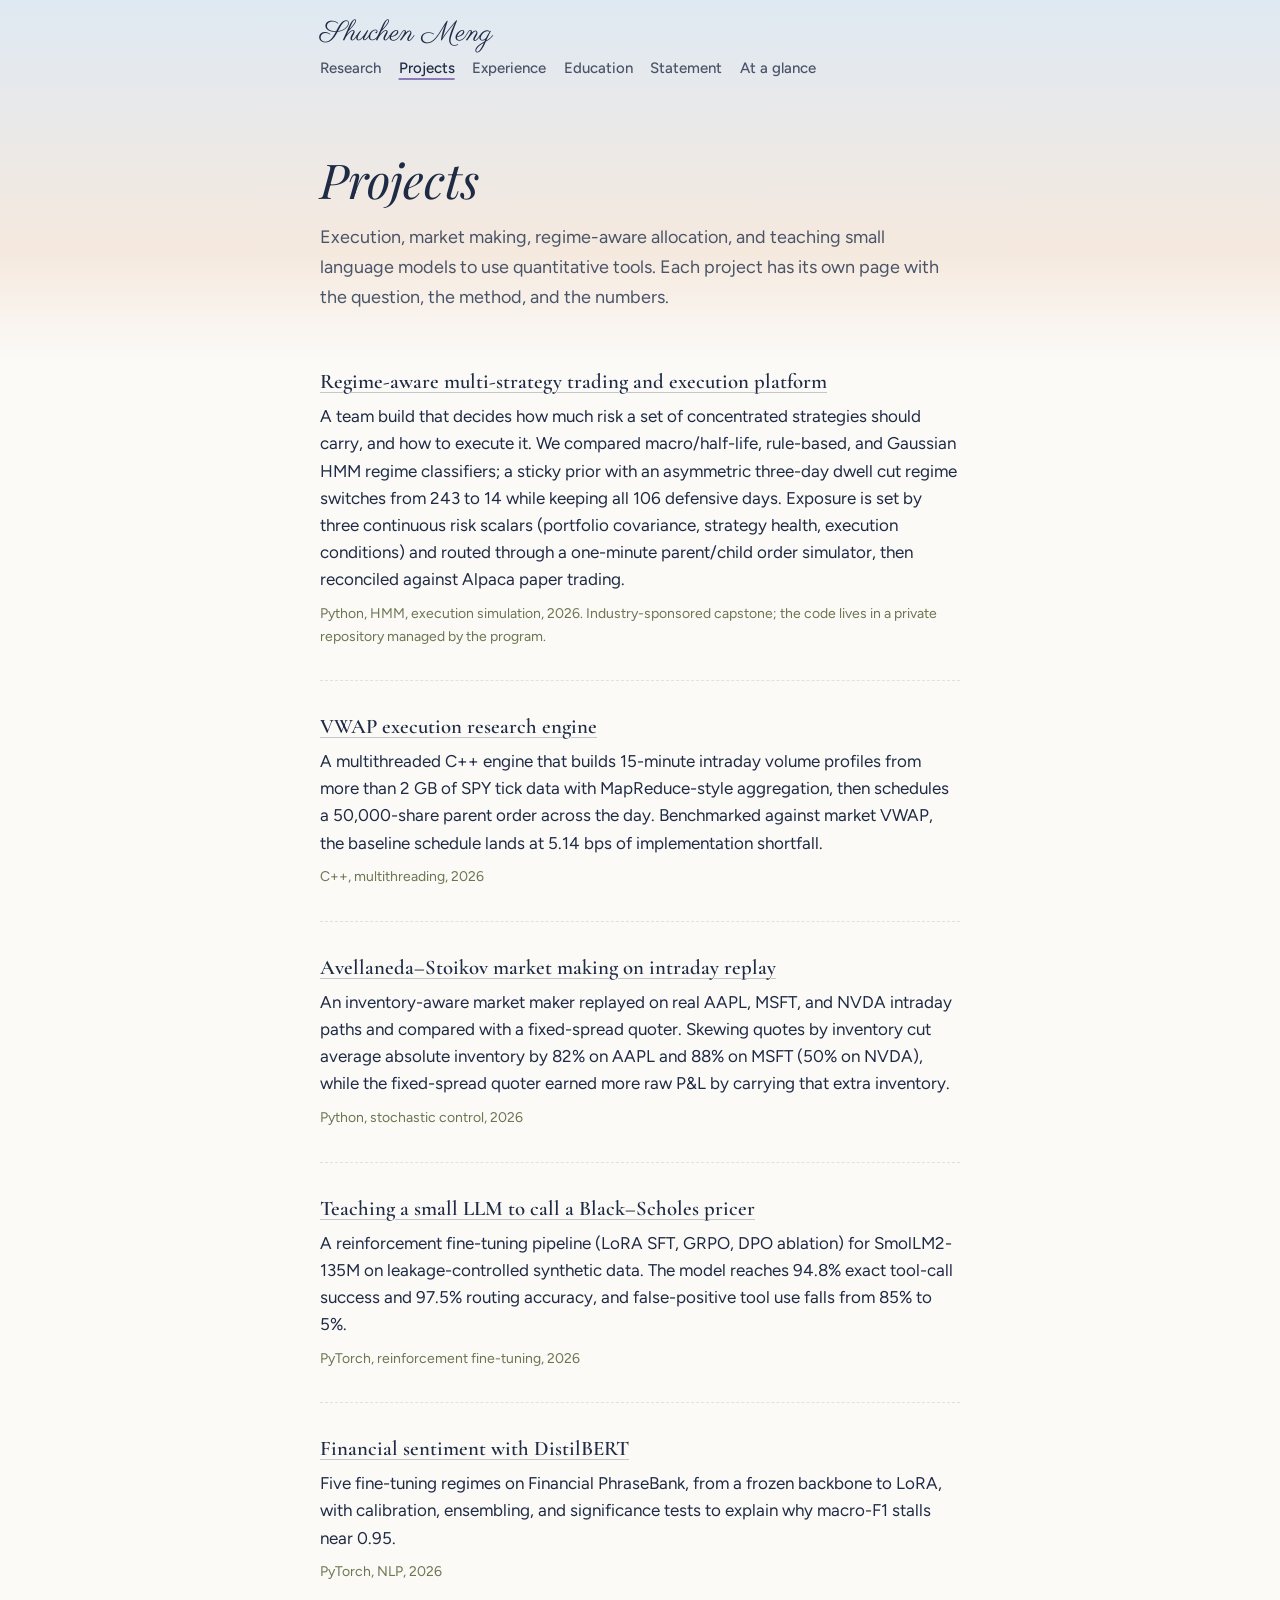
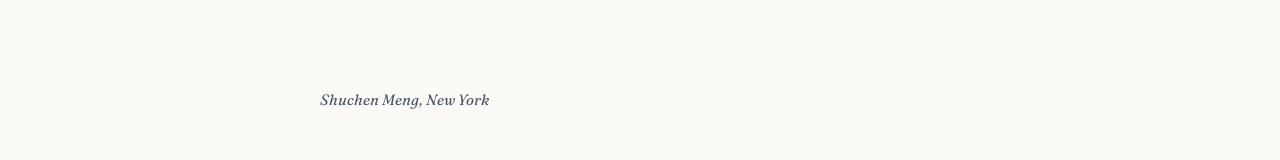
<file: projects/index.html>
<!doctype html>
<html lang="en">
<head>
  <meta charset="utf-8">
  <meta name="viewport" content="width=device-width, initial-scale=1">
  <title>Projects | Shuchen Meng</title>
  <meta name="description" content="Execution, market making, regime-aware allocation, and teaching small language models to use quantitative tools.">
  <link rel="canonical" href="https://mengmeng12.github.io/projects/">
  <meta property="og:type" content="website">
  <meta property="og:site_name" content="Shuchen Meng">
  <meta property="og:title" content="Projects | Shuchen Meng">
  <meta property="og:description" content="Execution, market making, regime-aware allocation, and teaching small language models to use quantitative tools.">
  <meta property="og:url" content="https://mengmeng12.github.io/projects/">
  <meta property="og:image" content="https://mengmeng12.github.io/og-image.png">
  <meta property="og:image:width" content="1200">
  <meta property="og:image:height" content="630">
  <meta property="og:image:alt" content="Shuchen Meng: quantitative trading, execution, and market microstructure">
  <meta name="twitter:card" content="summary_large_image">
  <link rel="icon" href="/favicon.svg" type="image/svg+xml">
  <link rel="preconnect" href="https://fonts.googleapis.com">
  <link rel="preconnect" href="https://fonts.gstatic.com" crossorigin>
  <link href="https://fonts.googleapis.com/css2?family=Cormorant+Garamond:wght@600&family=Figtree:ital,wght@0,400;0,500;0,600;1,400&family=Parisienne&family=Playfair+Display:ital,wght@1,400&family=Fraunces:ital,opsz,wght,SOFT,WONK@0,9..144,300..600,0..100,0..1;1,9..144,300..600,0..100,0..1&display=swap" rel="stylesheet">
  <link rel="stylesheet" href="/styles.css?v=12">
</head>
<body>

<header class="page-head">
  <nav class="site-nav" aria-label="Site">
    <a class="home" href="/">Shuchen Meng</a>
    <ul>
      <li><a href="/research/">Research</a></li>
      <li><a href="/projects/" aria-current="page">Projects</a></li>
      <li><a href="/experience/">Experience</a></li>
      <li><a href="/education/">Education</a></li>
      <li><a href="/statement/">Statement</a></li>
      <li><a href="/glance/">At a glance</a></li>
    </ul>
  </nav>
  <div class="page-title">
    <h1>Projects</h1>
    <p class="lede">Execution, market making, regime-aware allocation, and teaching small language models to use quantitative tools. Each project has its own page with the question, the method, and the numbers.</p>
  </div>
</header>

<main>
  <section id="projects">
    <ul class="projects">
      <li>
        <h3><a href="/projects/regime-platform/">Regime-aware multi-strategy trading and execution platform</a></h3>
        <p>A team build that decides how much risk a set of concentrated strategies should carry, and how to execute it. We compared macro/half-life, rule-based, and Gaussian HMM regime classifiers; a sticky prior with an asymmetric three-day dwell cut regime switches from 243 to 14 while keeping all 106 defensive days. Exposure is set by three continuous risk scalars (portfolio covariance, strategy health, execution conditions) and routed through a one-minute parent/child order simulator, then reconciled against Alpaca paper trading.</p>
        <p class="meta">Python, HMM, execution simulation, 2026. Industry-sponsored capstone; the code lives in a private repository managed by the program.</p>
      </li>
      <li>
        <h3><a href="/projects/vwap-execution/">VWAP execution research engine</a></h3>
        <p>A multithreaded C++ engine that builds 15-minute intraday volume profiles from more than 2&nbsp;GB of SPY tick data with MapReduce-style aggregation, then schedules a 50,000-share parent order across the day. Benchmarked against market VWAP, the baseline schedule lands at 5.14&nbsp;bps of implementation shortfall.</p>
        <p class="meta">C++, multithreading, 2026</p>
      </li>
      <li>
        <h3><a href="/projects/avellaneda-stoikov/">Avellaneda–Stoikov market making on intraday replay</a></h3>
        <p>An inventory-aware market maker replayed on real AAPL, MSFT, and NVDA intraday paths and compared with a fixed-spread quoter. Skewing quotes by inventory cut average absolute inventory by 82% on AAPL and 88% on MSFT (50% on NVDA), while the fixed-spread quoter earned more raw P&amp;L by carrying that extra inventory.</p>
        <p class="meta">Python, stochastic control, 2026</p>
      </li>
      <li>
        <h3><a href="/projects/smollm2-tool-use/">Teaching a small LLM to call a Black–Scholes pricer</a></h3>
        <p>A reinforcement fine-tuning pipeline (LoRA SFT, GRPO, DPO ablation) for SmolLM2-135M on leakage-controlled synthetic data. The model reaches 94.8% exact tool-call success and 97.5% routing accuracy, and false-positive tool use falls from 85% to 5%.</p>
        <p class="meta">PyTorch, reinforcement fine-tuning, 2026</p>
      </li>
      <li>
        <h3><a href="/projects/finbert-sentiment/">Financial sentiment with DistilBERT</a></h3>
        <p>Five fine-tuning regimes on Financial PhraseBank, from a frozen backbone to LoRA, with calibration, ensembling, and significance tests to explain why macro-F1 stalls near 0.95.</p>
        <p class="meta">PyTorch, NLP, 2026</p>
      </li>
    </ul>
  </section>
</main>

<footer>
  <p>Shuchen Meng, New York</p>
</footer>

</body>
</html>
</file>
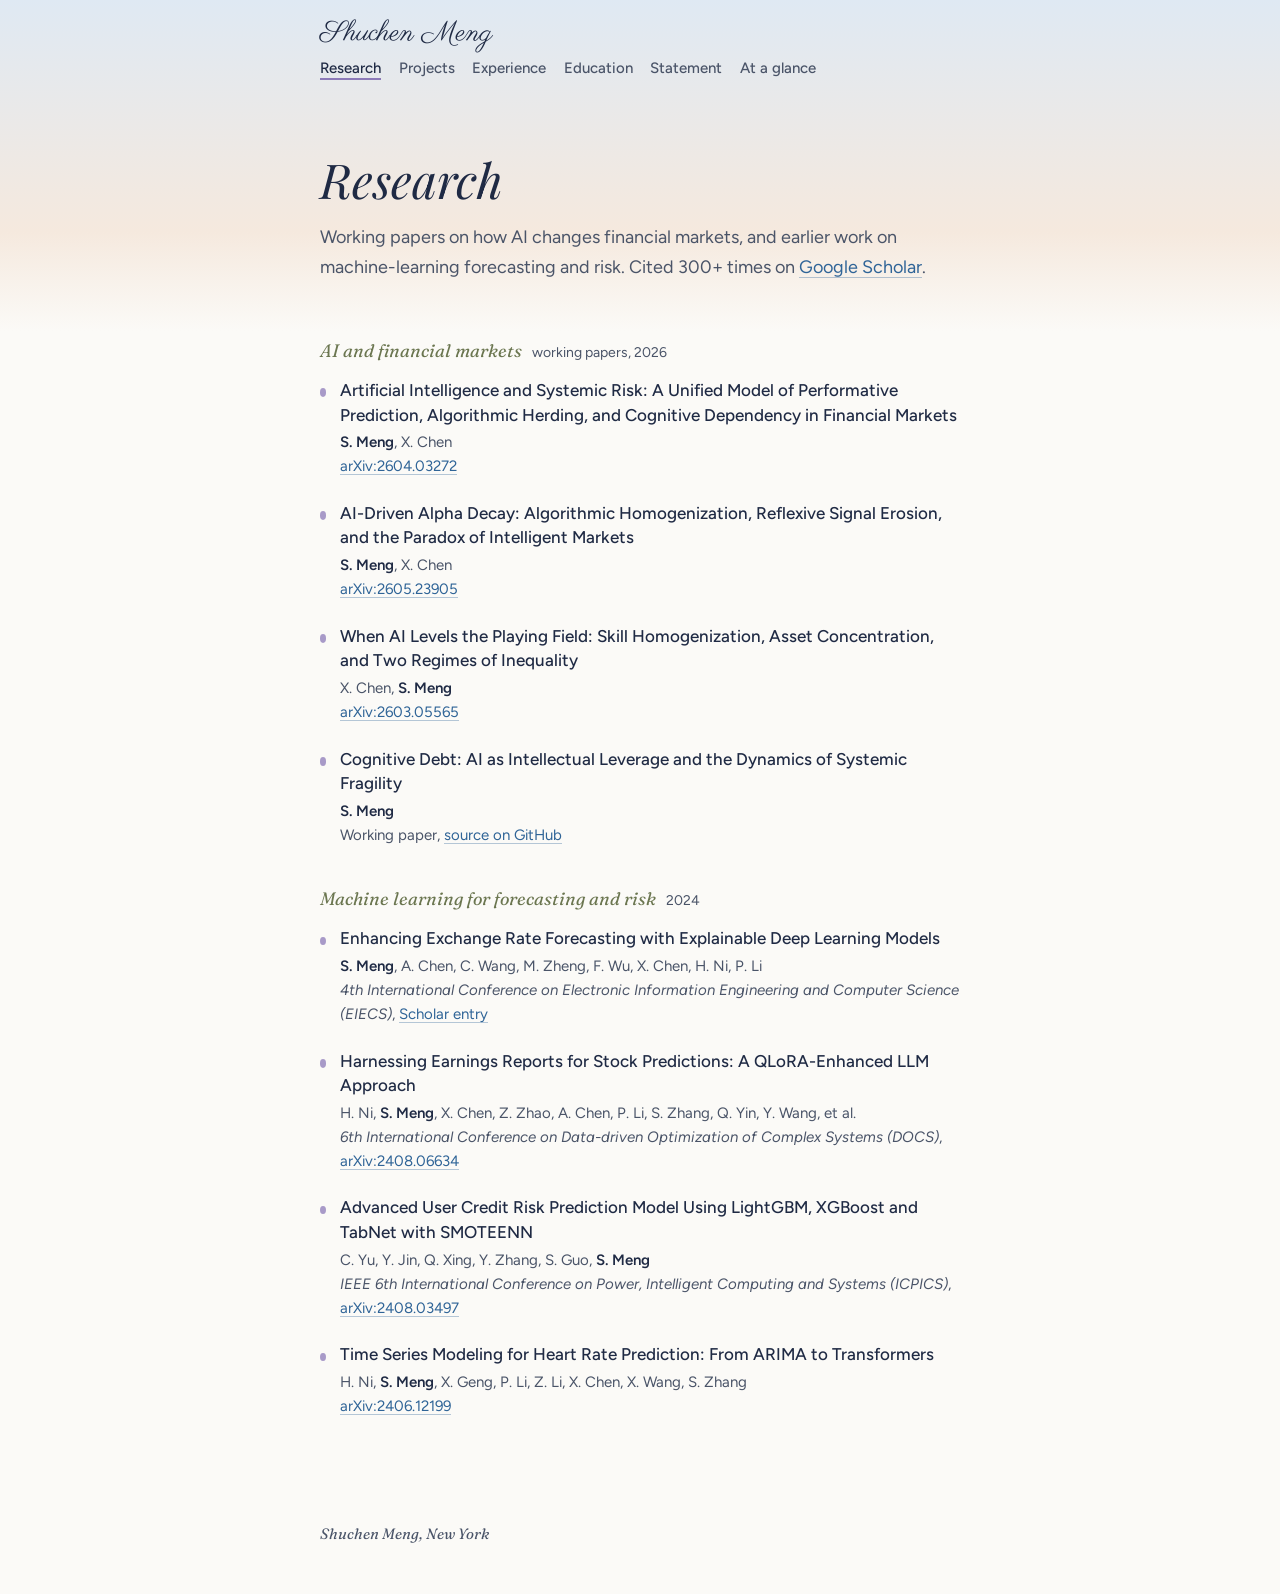
<file: research/index.html>
<!doctype html>
<html lang="en">
<head>
  <meta charset="utf-8">
  <meta name="viewport" content="width=device-width, initial-scale=1">
  <title>Research | Shuchen Meng</title>
  <meta name="description" content="Working papers on how AI changes financial markets, and earlier work on machine-learning forecasting and risk.">
  <link rel="canonical" href="https://mengmeng12.github.io/research/">
  <meta property="og:type" content="website">
  <meta property="og:site_name" content="Shuchen Meng">
  <meta property="og:title" content="Research | Shuchen Meng">
  <meta property="og:description" content="Working papers on how AI changes financial markets, and earlier work on machine-learning forecasting and risk.">
  <meta property="og:url" content="https://mengmeng12.github.io/research/">
  <meta property="og:image" content="https://mengmeng12.github.io/og-image.png">
  <meta property="og:image:width" content="1200">
  <meta property="og:image:height" content="630">
  <meta property="og:image:alt" content="Shuchen Meng: quantitative trading, execution, and market microstructure">
  <meta name="twitter:card" content="summary_large_image">
  <link rel="icon" href="/favicon.svg" type="image/svg+xml">
  <link rel="preconnect" href="https://fonts.googleapis.com">
  <link rel="preconnect" href="https://fonts.gstatic.com" crossorigin>
  <link href="https://fonts.googleapis.com/css2?family=Cormorant+Garamond:wght@600&family=Figtree:ital,wght@0,400;0,500;0,600;1,400&family=Parisienne&family=Playfair+Display:ital,wght@1,400&family=Fraunces:ital,opsz,wght,SOFT,WONK@0,9..144,300..600,0..100,0..1;1,9..144,300..600,0..100,0..1&display=swap" rel="stylesheet">
  <link rel="stylesheet" href="/styles.css?v=12">
</head>
<body>

<header class="page-head">
  <nav class="site-nav" aria-label="Site">
    <a class="home" href="/">Shuchen Meng</a>
    <ul>
      <li><a href="/research/" aria-current="page">Research</a></li>
      <li><a href="/projects/">Projects</a></li>
      <li><a href="/experience/">Experience</a></li>
      <li><a href="/education/">Education</a></li>
      <li><a href="/statement/">Statement</a></li>
      <li><a href="/glance/">At a glance</a></li>
    </ul>
  </nav>
  <div class="page-title">
    <h1>Research</h1>
    <p class="lede">Working papers on how AI changes financial markets, and earlier work on machine-learning forecasting and risk. Cited 300+ times on <a href="https://scholar.google.com/citations?user=VvL7s1kAAAAJ">Google Scholar</a>.</p>
  </div>
</header>

<main>
  <section id="research">
    <h3 class="group">AI and financial markets <span>working papers, 2026</span></h3>
    <ol class="papers">
      <li>
        <p class="title">Artificial Intelligence and Systemic Risk: A Unified Model of Performative Prediction, Algorithmic Herding, and Cognitive Dependency in Financial Markets</p>
        <p class="authors"><b>S. Meng</b>, X. Chen</p>
        <p class="venue"><a href="https://arxiv.org/abs/2604.03272">arXiv:2604.03272</a></p>
      </li>
      <li>
        <p class="title">AI-Driven Alpha Decay: Algorithmic Homogenization, Reflexive Signal Erosion, and the Paradox of Intelligent Markets</p>
        <p class="authors"><b>S. Meng</b>, X. Chen</p>
        <p class="venue"><a href="https://arxiv.org/abs/2605.23905">arXiv:2605.23905</a></p>
      </li>
      <li>
        <p class="title">When AI Levels the Playing Field: Skill Homogenization, Asset Concentration, and Two Regimes of Inequality</p>
        <p class="authors">X. Chen, <b>S. Meng</b></p>
        <p class="venue"><a href="https://arxiv.org/abs/2603.05565">arXiv:2603.05565</a></p>
      </li>
      <li>
        <p class="title">Cognitive Debt: AI as Intellectual Leverage and the Dynamics of Systemic Fragility</p>
        <p class="authors"><b>S. Meng</b></p>
        <p class="venue">Working paper, <a href="https://github.com/mengmeng12/cognitive_debt-AI-hidden-cost">source on GitHub</a></p>
      </li>
    </ol>

    <h3 class="group">Machine learning for forecasting and risk <span>2024</span></h3>
    <ol class="papers">
      <li>
        <p class="title">Enhancing Exchange Rate Forecasting with Explainable Deep Learning Models</p>
        <p class="authors"><b>S. Meng</b>, A. Chen, C. Wang, M. Zheng, F. Wu, X. Chen, H. Ni, P. Li</p>
        <p class="venue"><i>4th International Conference on Electronic Information Engineering and Computer Science (EIECS)</i>, <a href="https://scholar.google.com/citations?view_op=view_citation&amp;user=VvL7s1kAAAAJ&amp;citation_for_view=VvL7s1kAAAAJ:9yKSN-GCB0IC">Scholar entry</a></p>
      </li>
      <li>
        <p class="title">Harnessing Earnings Reports for Stock Predictions: A QLoRA-Enhanced LLM Approach</p>
        <p class="authors">H. Ni, <b>S. Meng</b>, X. Chen, Z. Zhao, A. Chen, P. Li, S. Zhang, Q. Yin, Y. Wang, et al.</p>
        <p class="venue"><i>6th International Conference on Data-driven Optimization of Complex Systems (DOCS)</i>, <a href="https://arxiv.org/abs/2408.06634">arXiv:2408.06634</a></p>
      </li>
      <li>
        <p class="title">Advanced User Credit Risk Prediction Model Using LightGBM, XGBoost and TabNet with SMOTEENN</p>
        <p class="authors">C. Yu, Y. Jin, Q. Xing, Y. Zhang, S. Guo, <b>S. Meng</b></p>
        <p class="venue"><i>IEEE 6th International Conference on Power, Intelligent Computing and Systems (ICPICS)</i>, <a href="https://arxiv.org/abs/2408.03497">arXiv:2408.03497</a></p>
      </li>
      <li>
        <p class="title">Time Series Modeling for Heart Rate Prediction: From ARIMA to Transformers</p>
        <p class="authors">H. Ni, <b>S. Meng</b>, X. Geng, P. Li, Z. Li, X. Chen, X. Wang, S. Zhang</p>
        <p class="venue"><a href="https://arxiv.org/abs/2406.12199">arXiv:2406.12199</a></p>
      </li>
    </ol>
  </section>
</main>

<footer>
  <p>Shuchen Meng, New York</p>
</footer>

</body>
</html>
</file>
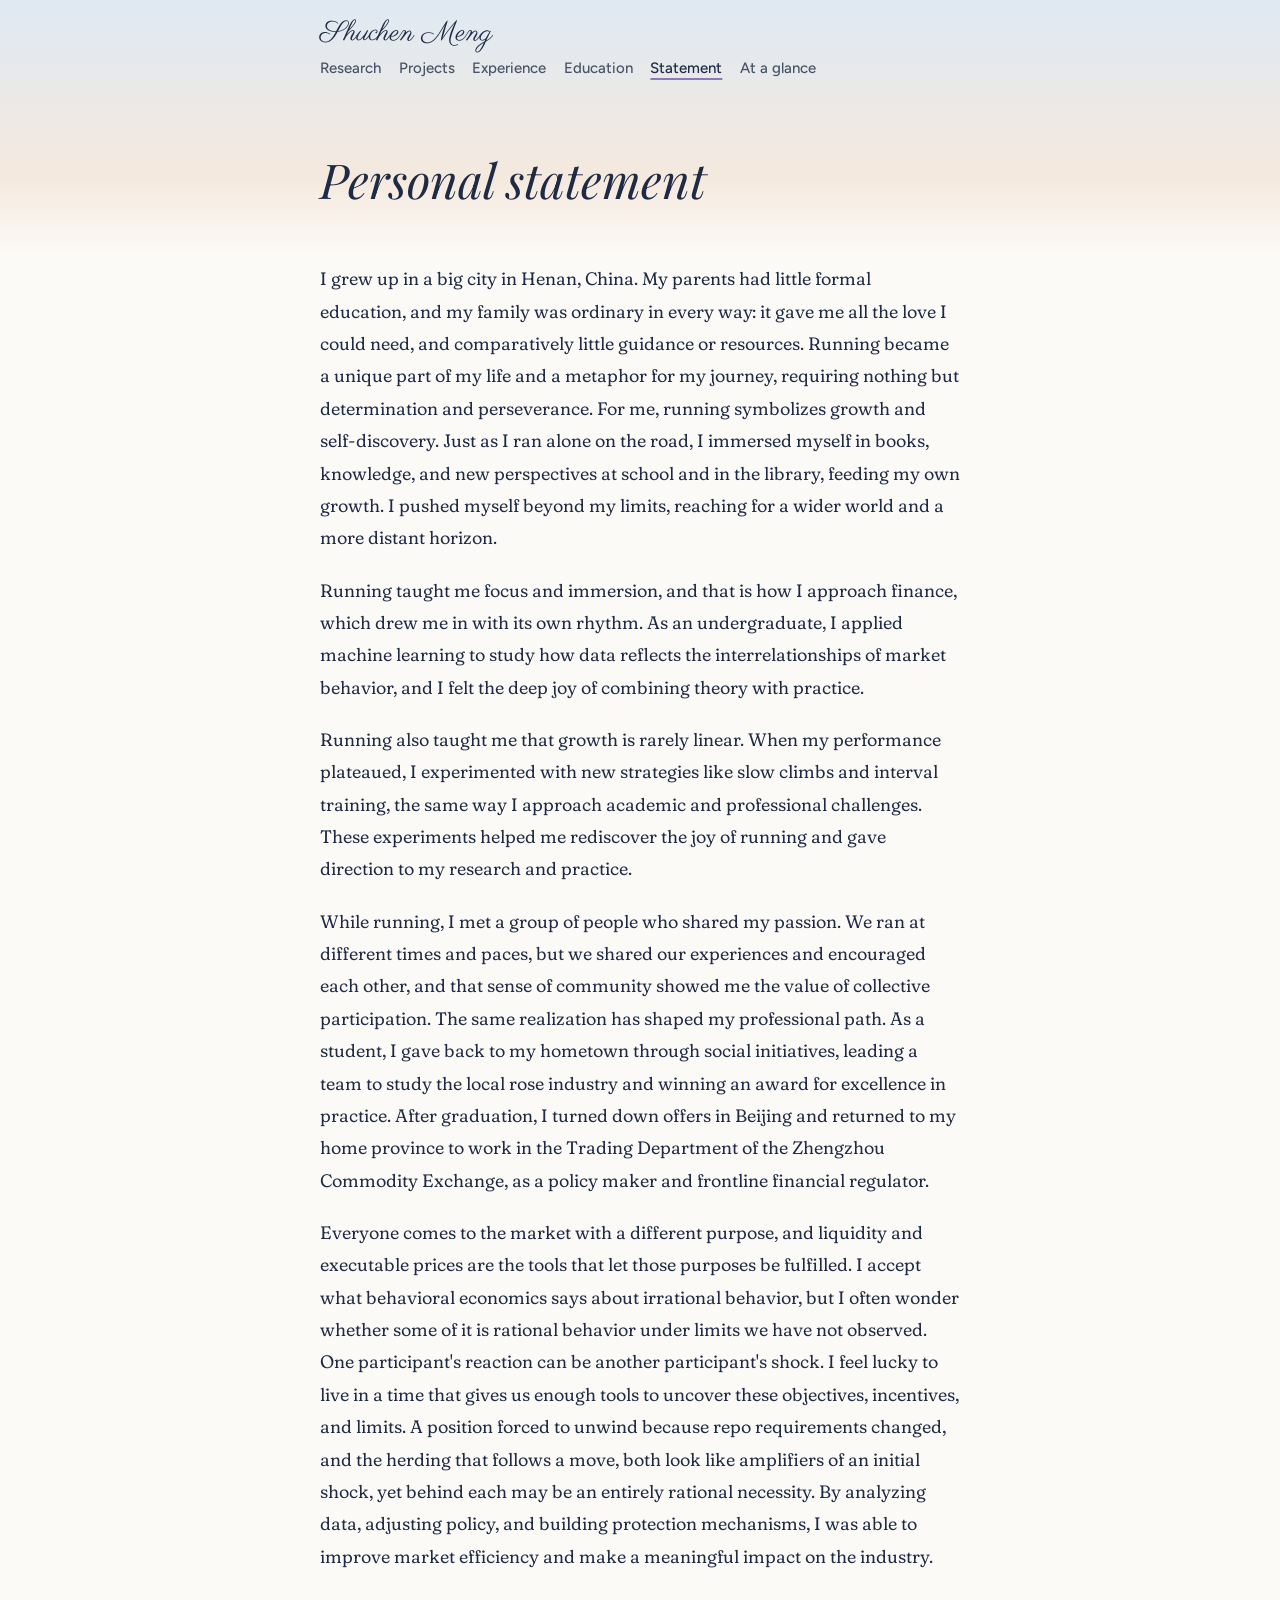
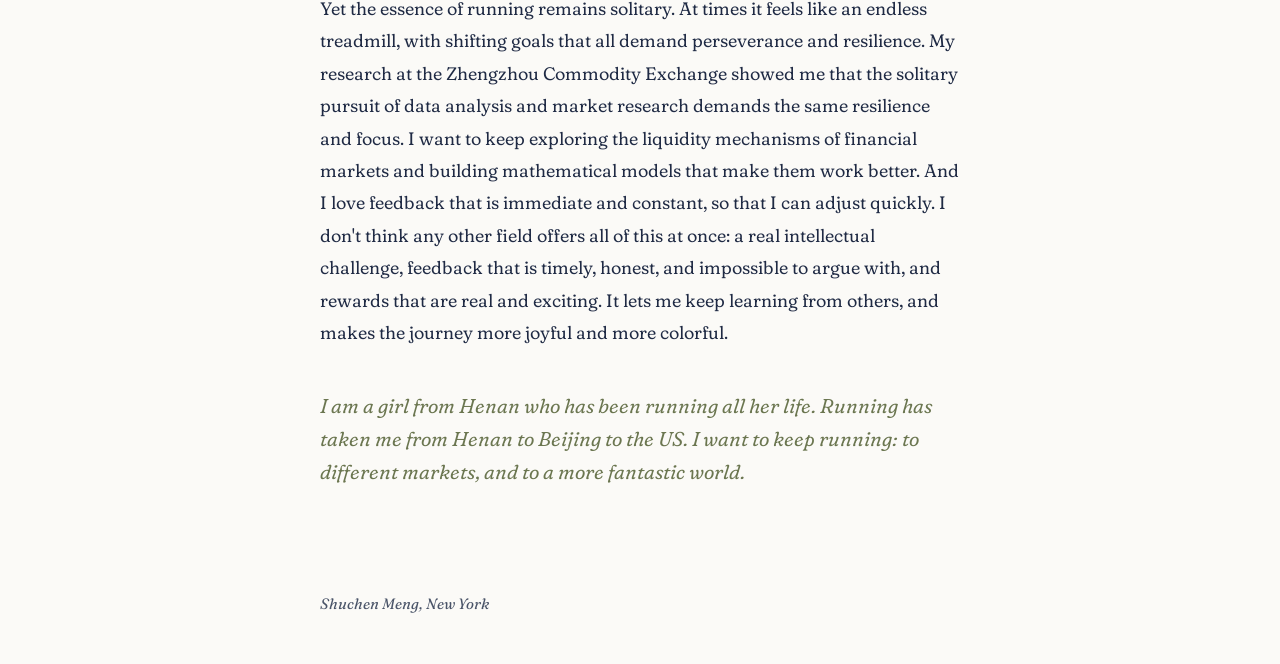
<file: statement/index.html>
<!doctype html>
<html lang="en">
<head>
  <meta charset="utf-8">
  <meta name="viewport" content="width=device-width, initial-scale=1">
  <title>Personal statement | Shuchen Meng</title>
  <meta name="description" content="A personal statement on running, markets, and the road from Henan to Beijing to the US.">
  <link rel="canonical" href="https://mengmeng12.github.io/statement/">
  <meta property="og:type" content="website">
  <meta property="og:site_name" content="Shuchen Meng">
  <meta property="og:title" content="Personal statement | Shuchen Meng">
  <meta property="og:description" content="A personal statement on running, markets, and the road from Henan to Beijing to the US.">
  <meta property="og:url" content="https://mengmeng12.github.io/statement/">
  <meta property="og:image" content="https://mengmeng12.github.io/og-image.png">
  <meta property="og:image:width" content="1200">
  <meta property="og:image:height" content="630">
  <meta property="og:image:alt" content="Shuchen Meng: quantitative trading, execution, and market microstructure">
  <meta name="twitter:card" content="summary_large_image">
  <link rel="icon" href="/favicon.svg" type="image/svg+xml">
  <link rel="preconnect" href="https://fonts.googleapis.com">
  <link rel="preconnect" href="https://fonts.gstatic.com" crossorigin>
  <link href="https://fonts.googleapis.com/css2?family=Cormorant+Garamond:wght@600&family=Figtree:ital,wght@0,400;0,500;0,600;1,400&family=Parisienne&family=Playfair+Display:ital,wght@1,400&family=Fraunces:ital,opsz,wght,SOFT,WONK@0,9..144,300..600,0..100,0..1;1,9..144,300..600,0..100,0..1&display=swap" rel="stylesheet">
  <link rel="stylesheet" href="/styles.css?v=12">
</head>
<body>

<header class="page-head">
  <nav class="site-nav" aria-label="Site">
    <a class="home" href="/">Shuchen Meng</a>
    <ul>
      <li><a href="/research/">Research</a></li>
      <li><a href="/projects/">Projects</a></li>
      <li><a href="/experience/">Experience</a></li>
      <li><a href="/education/">Education</a></li>
      <li><a href="/statement/" aria-current="page">Statement</a></li>
      <li><a href="/glance/">At a glance</a></li>
    </ul>
  </nav>
  <div class="page-title">
    <h1>Personal statement</h1>
  </div>
</header>

<main>
  <section id="statement">
    <article class="essay">
      <p>I grew up in a big city in Henan, China. My parents had little formal education, and my family was ordinary in every way: it gave me all the love I could need, and comparatively little guidance or resources. Running became a unique part of my life and a metaphor for my journey, requiring nothing but determination and perseverance. For me, running symbolizes growth and self-discovery. Just as I ran alone on the road, I immersed myself in books, knowledge, and new perspectives at school and in the library, feeding my own growth. I pushed myself beyond my limits, reaching for a wider world and a more distant horizon.</p>
      <p>Running taught me focus and immersion, and that is how I approach finance, which drew me in with its own rhythm. As an undergraduate, I applied machine learning to study how data reflects the interrelationships of market behavior, and I felt the deep joy of combining theory with practice.</p>
      <p>Running also taught me that growth is rarely linear. When my performance plateaued, I experimented with new strategies like slow climbs and interval training, the same way I approach academic and professional challenges. These experiments helped me rediscover the joy of running and gave direction to my research and practice.</p>
      <p>While running, I met a group of people who shared my passion. We ran at different times and paces, but we shared our experiences and encouraged each other, and that sense of community showed me the value of collective participation. The same realization has shaped my professional path. As a student, I gave back to my hometown through social initiatives, leading a team to study the local rose industry and winning an award for excellence in practice. After graduation, I turned down offers in Beijing and returned to my home province to work in the Trading Department of the Zhengzhou Commodity Exchange, as a policy maker and frontline financial regulator.</p>
      <p>Everyone comes to the market with a different purpose, and liquidity and executable prices are the tools that let those purposes be fulfilled. I accept what behavioral economics says about irrational behavior, but I often wonder whether some of it is rational behavior under limits we have not observed. One participant's reaction can be another participant's shock. I feel lucky to live in a time that gives us enough tools to uncover these objectives, incentives, and limits. A position forced to unwind because repo requirements changed, and the herding that follows a move, both look like amplifiers of an initial shock, yet behind each may be an entirely rational necessity. By analyzing data, adjusting policy, and building protection mechanisms, I was able to improve market efficiency and make a meaningful impact on the industry.</p>
      <p>Yet the essence of running remains solitary. At times it feels like an endless treadmill, with shifting goals that all demand perseverance and resilience. My research at the Zhengzhou Commodity Exchange showed me that the solitary pursuit of data analysis and market research demands the same resilience and focus. I want to keep exploring the liquidity mechanisms of financial markets and building mathematical models that make them work better. And I love feedback that is immediate and constant, so that I can adjust quickly. I don't think any other field offers all of this at once: a real intellectual challenge, feedback that is timely, honest, and impossible to argue with, and rewards that are real and exciting. It lets me keep learning from others, and makes the journey more joyful and more colorful.</p>
      <p class="coda">I am a girl from Henan who has been running all her life. Running has taken me from Henan to Beijing to the US. I want to keep running: to different markets, and to a more fantastic world.</p>
    </article>
  </section>
</main>

<footer>
  <p>Shuchen Meng, New York</p>
</footer>

</body>
</html>
</file>
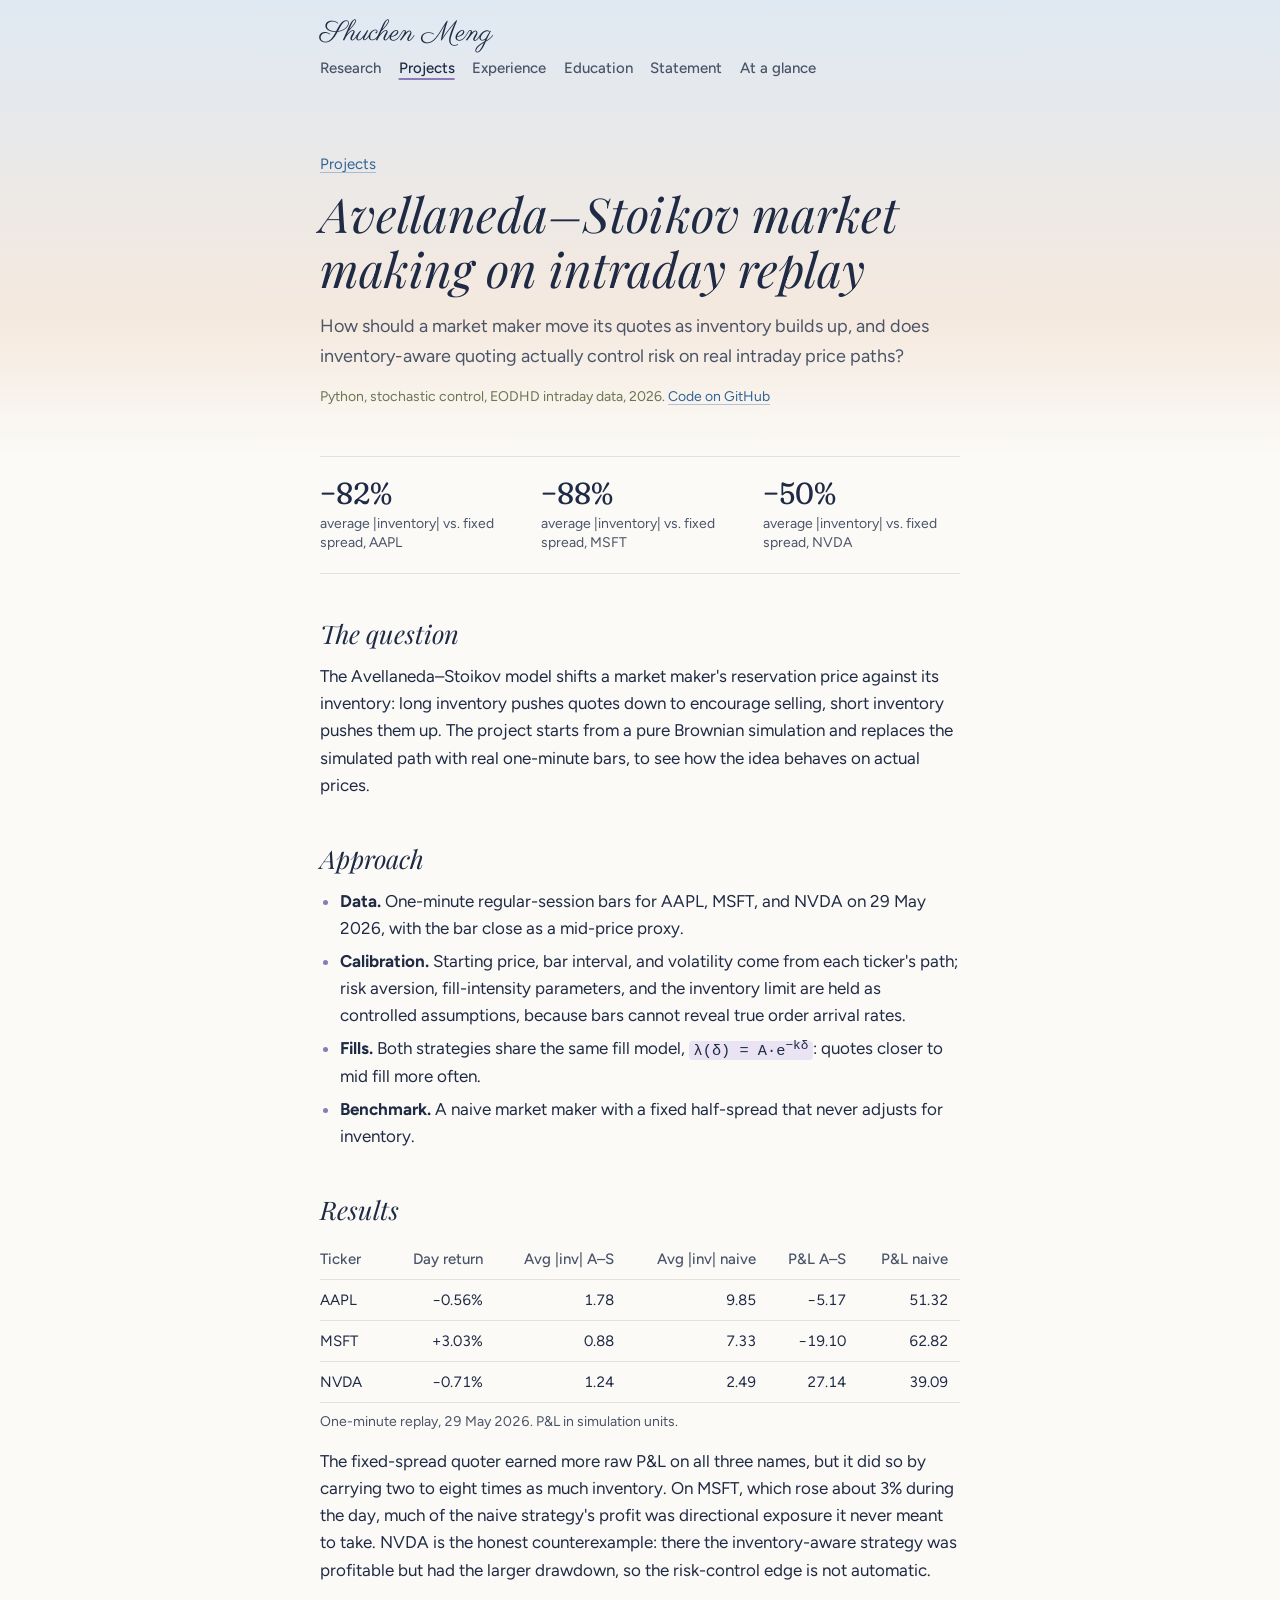
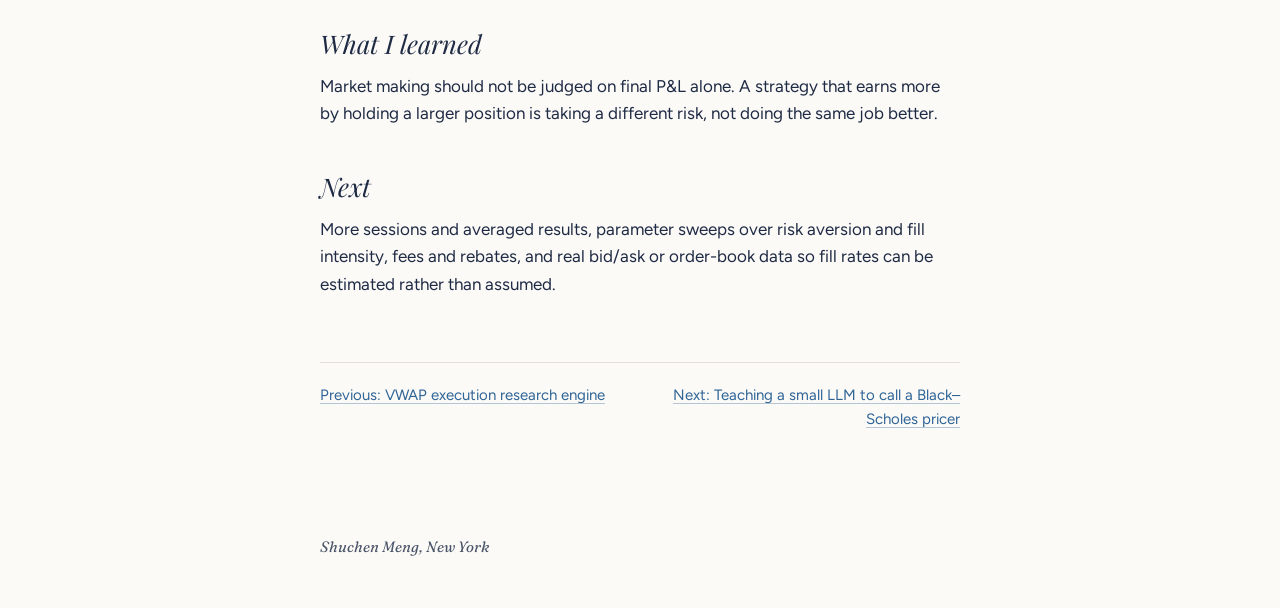
<file: projects/avellaneda-stoikov/index.html>
<!doctype html>
<html lang="en">
<head>
  <meta charset="utf-8">
  <meta name="viewport" content="width=device-width, initial-scale=1">
  <title>Avellaneda–Stoikov market making on intraday replay | Shuchen Meng</title>
  <meta name="description" content="How should a market maker move its quotes as inventory builds up, and does inventory-aware quoting actually control risk on real intraday price paths?">
  <link rel="canonical" href="https://mengmeng12.github.io/projects/avellaneda-stoikov/">
  <meta property="og:type" content="website">
  <meta property="og:site_name" content="Shuchen Meng">
  <meta property="og:title" content="Avellaneda–Stoikov market making on intraday replay | Shuchen Meng">
  <meta property="og:description" content="How should a market maker move its quotes as inventory builds up, and does inventory-aware quoting actually control risk on real intraday price paths?">
  <meta property="og:url" content="https://mengmeng12.github.io/projects/avellaneda-stoikov/">
  <meta property="og:image" content="https://mengmeng12.github.io/og-image.png">
  <meta property="og:image:width" content="1200">
  <meta property="og:image:height" content="630">
  <meta property="og:image:alt" content="Shuchen Meng: quantitative trading, execution, and market microstructure">
  <meta name="twitter:card" content="summary_large_image">
  <link rel="icon" href="/favicon.svg" type="image/svg+xml">
  <link rel="preconnect" href="https://fonts.googleapis.com">
  <link rel="preconnect" href="https://fonts.gstatic.com" crossorigin>
  <link href="https://fonts.googleapis.com/css2?family=Cormorant+Garamond:wght@600&family=Figtree:ital,wght@0,400;0,500;0,600;1,400&family=Parisienne&family=Playfair+Display:ital,wght@1,400&family=Fraunces:ital,opsz,wght,SOFT,WONK@0,9..144,300..600,0..100,0..1;1,9..144,300..600,0..100,0..1&display=swap" rel="stylesheet">
  <link rel="stylesheet" href="/styles.css?v=12">
</head>
<body>

<header class="page-head">
  <nav class="site-nav" aria-label="Site">
    <a class="home" href="/">Shuchen Meng</a>
    <ul>
      <li><a href="/research/">Research</a></li>
      <li><a href="/projects/" aria-current="page">Projects</a></li>
      <li><a href="/experience/">Experience</a></li>
      <li><a href="/education/">Education</a></li>
      <li><a href="/statement/">Statement</a></li>
      <li><a href="/glance/">At a glance</a></li>
    </ul>
  </nav>
  <div class="page-title">
    <p class="crumb"><a href="/projects/">Projects</a></p>
    <h1>Avellaneda–Stoikov market making on intraday replay</h1>
    <p class="lede">How should a market maker move its quotes as inventory builds up, and does inventory-aware quoting actually control risk on real intraday price paths?</p>
    <p class="meta">Python, stochastic control, EODHD intraday data, 2026. <a href="https://github.com/mengmeng12/avellaneda-stoikov-market-making">Code on GitHub</a></p>
  </div>
</header>

<main>
  <article class="doc">
    <dl class="stats">
      <div><dt>average |inventory| vs. fixed spread, AAPL</dt><dd>−82%</dd></div>
      <div><dt>average |inventory| vs. fixed spread, MSFT</dt><dd>−88%</dd></div>
      <div><dt>average |inventory| vs. fixed spread, NVDA</dt><dd>−50%</dd></div>
    </dl>

    <h2>The question</h2>
    <p>The Avellaneda–Stoikov model shifts a market maker's reservation price against its inventory: long inventory pushes quotes down to encourage selling, short inventory pushes them up. The project starts from a pure Brownian simulation and replaces the simulated path with real one-minute bars, to see how the idea behaves on actual prices.</p>

    <h2>Approach</h2>
    <ul>
      <li><b>Data.</b> One-minute regular-session bars for AAPL, MSFT, and NVDA on 29 May 2026, with the bar close as a mid-price proxy.</li>
      <li><b>Calibration.</b> Starting price, bar interval, and volatility come from each ticker's path; risk aversion, fill-intensity parameters, and the inventory limit are held as controlled assumptions, because bars cannot reveal true order arrival rates.</li>
      <li><b>Fills.</b> Both strategies share the same fill model, <code>λ(δ) = A·e<sup>−kδ</sup></code>: quotes closer to mid fill more often.</li>
      <li><b>Benchmark.</b> A naive market maker with a fixed half-spread that never adjusts for inventory.</li>
    </ul>

    <h2>Results</h2>
    <div class="table-wrap">
      <table class="data-table">
        <thead>
          <tr><th>Ticker</th><th>Day return</th><th>Avg |inv| A–S</th><th>Avg |inv| naive</th><th>P&amp;L A–S</th><th>P&amp;L naive</th></tr>
        </thead>
        <tbody>
          <tr><td>AAPL</td><td>−0.56%</td><td>1.78</td><td>9.85</td><td>−5.17</td><td>51.32</td></tr>
          <tr><td>MSFT</td><td>+3.03%</td><td>0.88</td><td>7.33</td><td>−19.10</td><td>62.82</td></tr>
          <tr><td>NVDA</td><td>−0.71%</td><td>1.24</td><td>2.49</td><td>27.14</td><td>39.09</td></tr>
        </tbody>
        <caption>One-minute replay, 29 May 2026. P&amp;L in simulation units.</caption>
      </table>
    </div>
    <p>The fixed-spread quoter earned more raw P&amp;L on all three names, but it did so by carrying two to eight times as much inventory. On MSFT, which rose about 3% during the day, much of the naive strategy's profit was directional exposure it never meant to take. NVDA is the honest counterexample: there the inventory-aware strategy was profitable but had the larger drawdown, so the risk-control edge is not automatic.</p>

    <h2>What I learned</h2>
    <p>Market making should not be judged on final P&amp;L alone. A strategy that earns more by holding a larger position is taking a different risk, not doing the same job better.</p>

    <h2>Next</h2>
    <p>More sessions and averaged results, parameter sweeps over risk aversion and fill intensity, fees and rebates, and real bid/ask or order-book data so fill rates can be estimated rather than assumed.</p>

    <nav class="pager" aria-label="More projects">
      <a class="prev" href="/projects/vwap-execution/">Previous: VWAP execution research engine</a>
      <a class="next" href="/projects/smollm2-tool-use/">Next: Teaching a small LLM to call a Black–Scholes pricer</a>
    </nav>
  </article>
</main>

<footer>
  <p>Shuchen Meng, New York</p>
</footer>

</body>
</html>
</file>
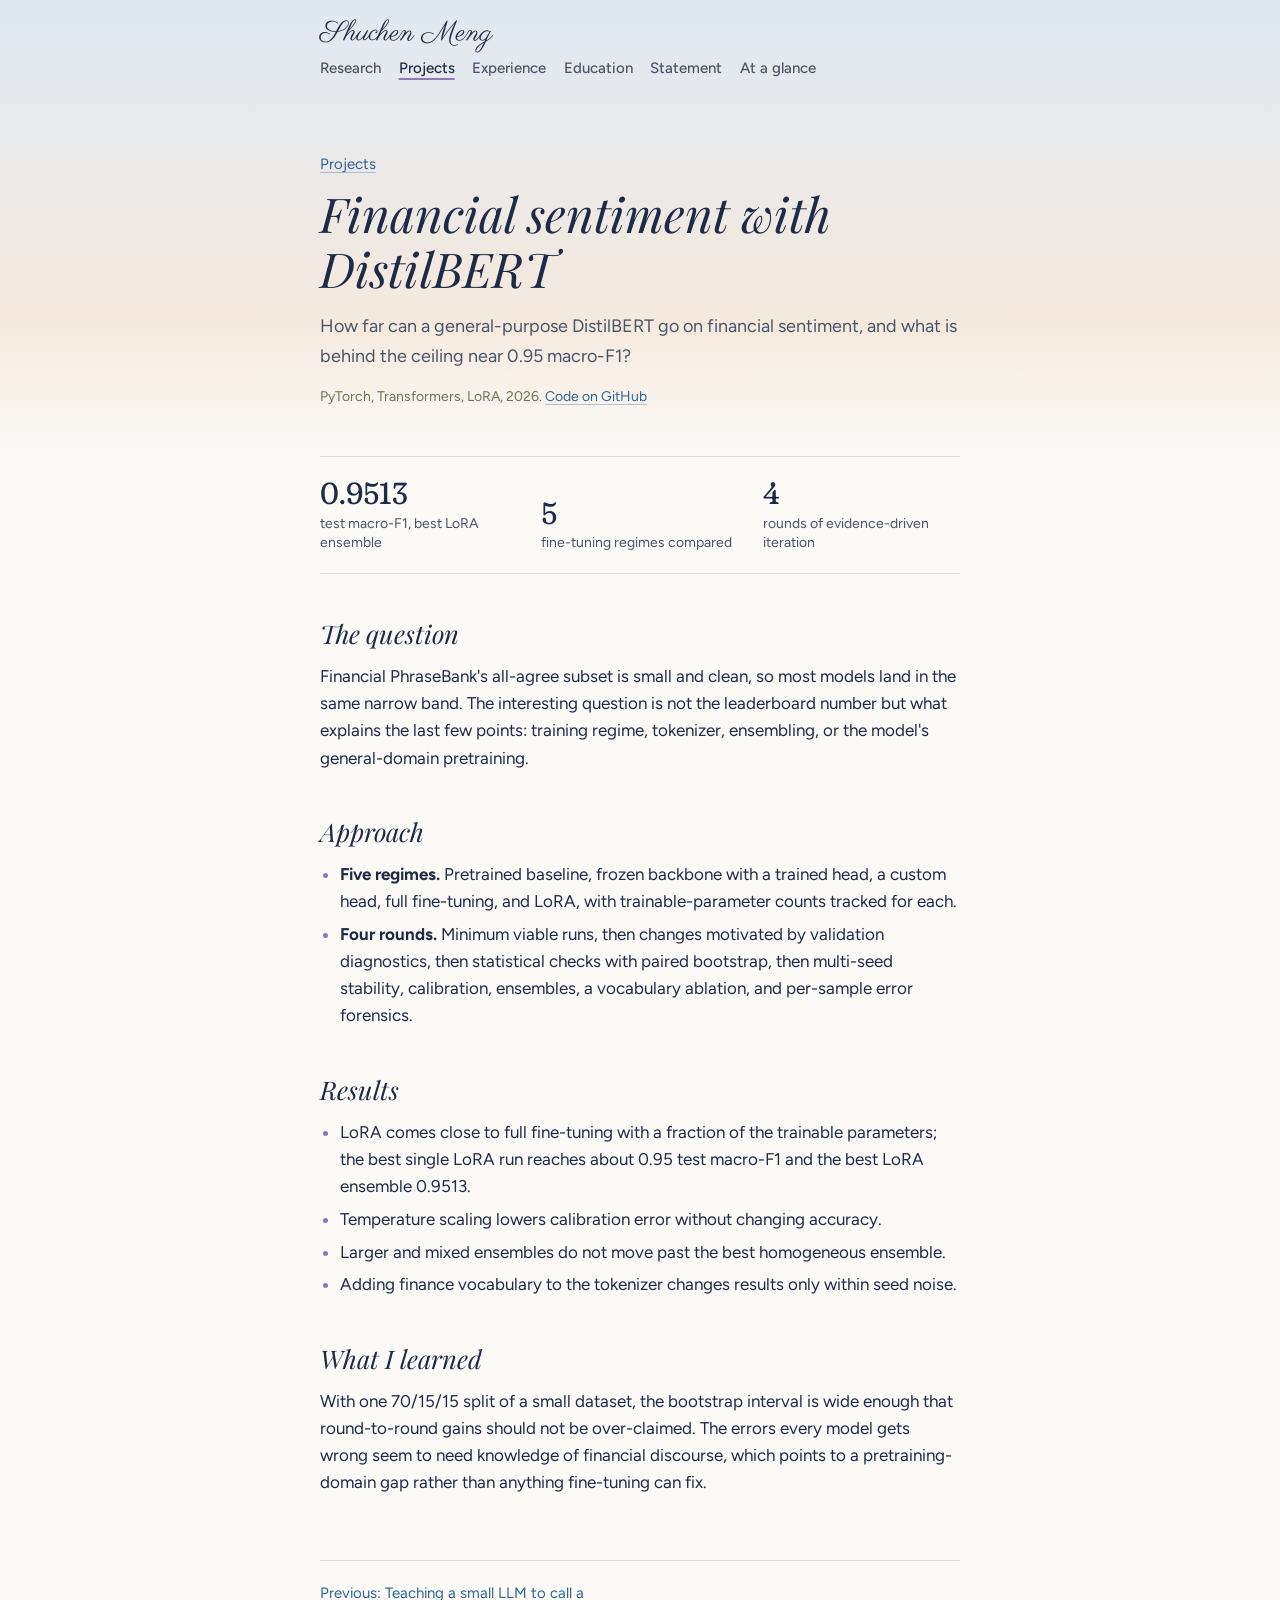
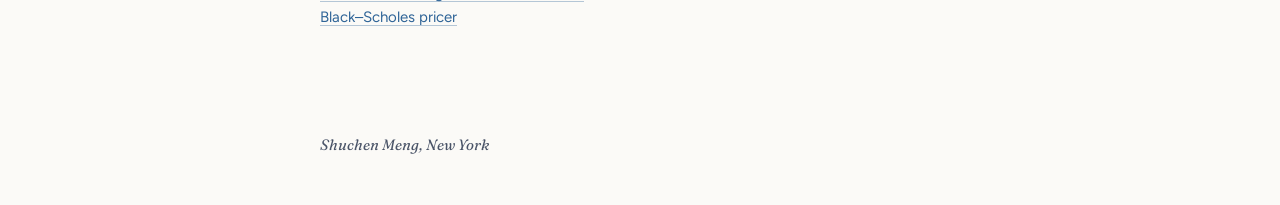
<file: projects/finbert-sentiment/index.html>
<!doctype html>
<html lang="en">
<head>
  <meta charset="utf-8">
  <meta name="viewport" content="width=device-width, initial-scale=1">
  <title>Financial sentiment with DistilBERT | Shuchen Meng</title>
  <meta name="description" content="How far can a general-purpose DistilBERT go on financial sentiment, and what is behind the ceiling near 0.95 macro-F1?">
  <link rel="canonical" href="https://mengmeng12.github.io/projects/finbert-sentiment/">
  <meta property="og:type" content="website">
  <meta property="og:site_name" content="Shuchen Meng">
  <meta property="og:title" content="Financial sentiment with DistilBERT | Shuchen Meng">
  <meta property="og:description" content="How far can a general-purpose DistilBERT go on financial sentiment, and what is behind the ceiling near 0.95 macro-F1?">
  <meta property="og:url" content="https://mengmeng12.github.io/projects/finbert-sentiment/">
  <meta property="og:image" content="https://mengmeng12.github.io/og-image.png">
  <meta property="og:image:width" content="1200">
  <meta property="og:image:height" content="630">
  <meta property="og:image:alt" content="Shuchen Meng: quantitative trading, execution, and market microstructure">
  <meta name="twitter:card" content="summary_large_image">
  <link rel="icon" href="/favicon.svg" type="image/svg+xml">
  <link rel="preconnect" href="https://fonts.googleapis.com">
  <link rel="preconnect" href="https://fonts.gstatic.com" crossorigin>
  <link href="https://fonts.googleapis.com/css2?family=Cormorant+Garamond:wght@600&family=Figtree:ital,wght@0,400;0,500;0,600;1,400&family=Parisienne&family=Playfair+Display:ital,wght@1,400&family=Fraunces:ital,opsz,wght,SOFT,WONK@0,9..144,300..600,0..100,0..1;1,9..144,300..600,0..100,0..1&display=swap" rel="stylesheet">
  <link rel="stylesheet" href="/styles.css?v=12">
</head>
<body>

<header class="page-head">
  <nav class="site-nav" aria-label="Site">
    <a class="home" href="/">Shuchen Meng</a>
    <ul>
      <li><a href="/research/">Research</a></li>
      <li><a href="/projects/" aria-current="page">Projects</a></li>
      <li><a href="/experience/">Experience</a></li>
      <li><a href="/education/">Education</a></li>
      <li><a href="/statement/">Statement</a></li>
      <li><a href="/glance/">At a glance</a></li>
    </ul>
  </nav>
  <div class="page-title">
    <p class="crumb"><a href="/projects/">Projects</a></p>
    <h1>Financial sentiment with DistilBERT</h1>
    <p class="lede">How far can a general-purpose DistilBERT go on financial sentiment, and what is behind the ceiling near 0.95 macro-F1?</p>
    <p class="meta">PyTorch, Transformers, LoRA, 2026. <a href="https://github.com/mengmeng12/financial-phrasebank-distilbert-study">Code on GitHub</a></p>
  </div>
</header>

<main>
  <article class="doc">
    <dl class="stats">
      <div><dt>test macro-F1, best LoRA ensemble</dt><dd>0.9513</dd></div>
      <div><dt>fine-tuning regimes compared</dt><dd>5</dd></div>
      <div><dt>rounds of evidence-driven iteration</dt><dd>4</dd></div>
    </dl>

    <h2>The question</h2>
    <p>Financial PhraseBank's all-agree subset is small and clean, so most models land in the same narrow band. The interesting question is not the leaderboard number but what explains the last few points: training regime, tokenizer, ensembling, or the model's general-domain pretraining.</p>

    <h2>Approach</h2>
    <ul>
      <li><b>Five regimes.</b> Pretrained baseline, frozen backbone with a trained head, a custom head, full fine-tuning, and LoRA, with trainable-parameter counts tracked for each.</li>
      <li><b>Four rounds.</b> Minimum viable runs, then changes motivated by validation diagnostics, then statistical checks with paired bootstrap, then multi-seed stability, calibration, ensembles, a vocabulary ablation, and per-sample error forensics.</li>
    </ul>

    <h2>Results</h2>
    <ul>
      <li>LoRA comes close to full fine-tuning with a fraction of the trainable parameters; the best single LoRA run reaches about 0.95 test macro-F1 and the best LoRA ensemble 0.9513.</li>
      <li>Temperature scaling lowers calibration error without changing accuracy.</li>
      <li>Larger and mixed ensembles do not move past the best homogeneous ensemble.</li>
      <li>Adding finance vocabulary to the tokenizer changes results only within seed noise.</li>
    </ul>

    <h2>What I learned</h2>
    <p>With one 70/15/15 split of a small dataset, the bootstrap interval is wide enough that round-to-round gains should not be over-claimed. The errors every model gets wrong seem to need knowledge of financial discourse, which points to a pretraining-domain gap rather than anything fine-tuning can fix.</p>

    <nav class="pager" aria-label="More projects">
      <a class="prev" href="/projects/smollm2-tool-use/">Previous: Teaching a small LLM to call a Black–Scholes pricer</a>
    </nav>
  </article>
</main>

<footer>
  <p>Shuchen Meng, New York</p>
</footer>

</body>
</html>
</file>
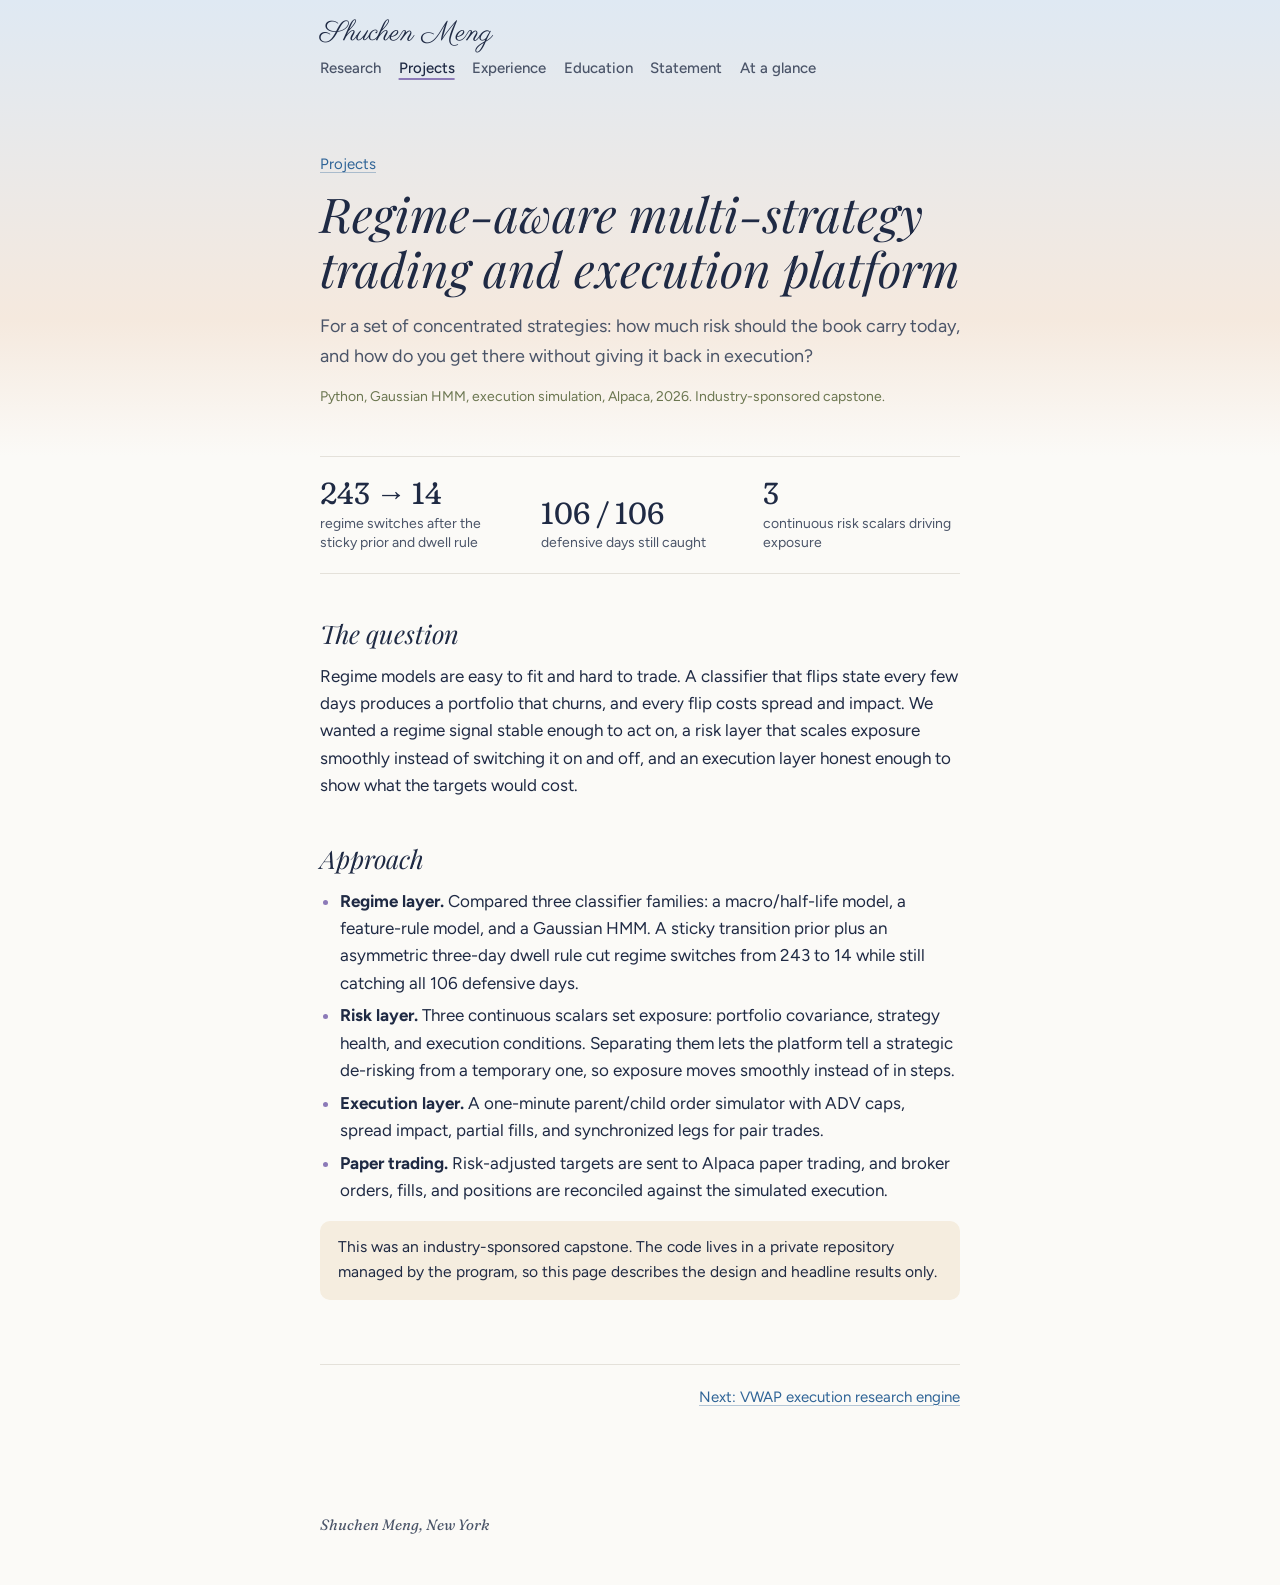
<file: projects/regime-platform/index.html>
<!doctype html>
<html lang="en">
<head>
  <meta charset="utf-8">
  <meta name="viewport" content="width=device-width, initial-scale=1">
  <title>Regime-aware multi-strategy trading and execution platform | Shuchen Meng</title>
  <meta name="description" content="For a set of concentrated strategies: how much risk should the book carry today, and how do you get there without giving it back in execution?">
  <link rel="canonical" href="https://mengmeng12.github.io/projects/regime-platform/">
  <meta property="og:type" content="website">
  <meta property="og:site_name" content="Shuchen Meng">
  <meta property="og:title" content="Regime-aware multi-strategy trading and execution platform | Shuchen Meng">
  <meta property="og:description" content="For a set of concentrated strategies: how much risk should the book carry today, and how do you get there without giving it back in execution?">
  <meta property="og:url" content="https://mengmeng12.github.io/projects/regime-platform/">
  <meta property="og:image" content="https://mengmeng12.github.io/og-image.png">
  <meta property="og:image:width" content="1200">
  <meta property="og:image:height" content="630">
  <meta property="og:image:alt" content="Shuchen Meng: quantitative trading, execution, and market microstructure">
  <meta name="twitter:card" content="summary_large_image">
  <link rel="icon" href="/favicon.svg" type="image/svg+xml">
  <link rel="preconnect" href="https://fonts.googleapis.com">
  <link rel="preconnect" href="https://fonts.gstatic.com" crossorigin>
  <link href="https://fonts.googleapis.com/css2?family=Cormorant+Garamond:wght@600&family=Figtree:ital,wght@0,400;0,500;0,600;1,400&family=Parisienne&family=Playfair+Display:ital,wght@1,400&family=Fraunces:ital,opsz,wght,SOFT,WONK@0,9..144,300..600,0..100,0..1;1,9..144,300..600,0..100,0..1&display=swap" rel="stylesheet">
  <link rel="stylesheet" href="/styles.css?v=12">
</head>
<body>

<header class="page-head">
  <nav class="site-nav" aria-label="Site">
    <a class="home" href="/">Shuchen Meng</a>
    <ul>
      <li><a href="/research/">Research</a></li>
      <li><a href="/projects/" aria-current="page">Projects</a></li>
      <li><a href="/experience/">Experience</a></li>
      <li><a href="/education/">Education</a></li>
      <li><a href="/statement/">Statement</a></li>
      <li><a href="/glance/">At a glance</a></li>
    </ul>
  </nav>
  <div class="page-title">
    <p class="crumb"><a href="/projects/">Projects</a></p>
    <h1>Regime-aware multi-strategy trading and execution platform</h1>
    <p class="lede">For a set of concentrated strategies: how much risk should the book carry today, and how do you get there without giving it back in execution?</p>
    <p class="meta">Python, Gaussian HMM, execution simulation, Alpaca, 2026. Industry-sponsored capstone.</p>
  </div>
</header>

<main>
  <article class="doc">
    <dl class="stats">
      <div><dt>regime switches after the sticky prior and dwell rule</dt><dd>243 → 14</dd></div>
      <div><dt>defensive days still caught</dt><dd>106 / 106</dd></div>
      <div><dt>continuous risk scalars driving exposure</dt><dd>3</dd></div>
    </dl>

    <h2>The question</h2>
    <p>Regime models are easy to fit and hard to trade. A classifier that flips state every few days produces a portfolio that churns, and every flip costs spread and impact. We wanted a regime signal stable enough to act on, a risk layer that scales exposure smoothly instead of switching it on and off, and an execution layer honest enough to show what the targets would cost.</p>

    <h2>Approach</h2>
    <ul>
      <li><b>Regime layer.</b> Compared three classifier families: a macro/half-life model, a feature-rule model, and a Gaussian HMM. A sticky transition prior plus an asymmetric three-day dwell rule cut regime switches from 243 to 14 while still catching all 106 defensive days.</li>
      <li><b>Risk layer.</b> Three continuous scalars set exposure: portfolio covariance, strategy health, and execution conditions. Separating them lets the platform tell a strategic de-risking from a temporary one, so exposure moves smoothly instead of in steps.</li>
      <li><b>Execution layer.</b> A one-minute parent/child order simulator with ADV caps, spread impact, partial fills, and synchronized legs for pair trades.</li>
      <li><b>Paper trading.</b> Risk-adjusted targets are sent to Alpaca paper trading, and broker orders, fills, and positions are reconciled against the simulated execution.</li>
    </ul>

    <p class="note">This was an industry-sponsored capstone. The code lives in a private repository managed by the program, so this page describes the design and headline results only.</p>

    <nav class="pager" aria-label="More projects">
      <a class="next" href="/projects/vwap-execution/">Next: VWAP execution research engine</a>
    </nav>
  </article>
</main>

<footer>
  <p>Shuchen Meng, New York</p>
</footer>

</body>
</html>
</file>
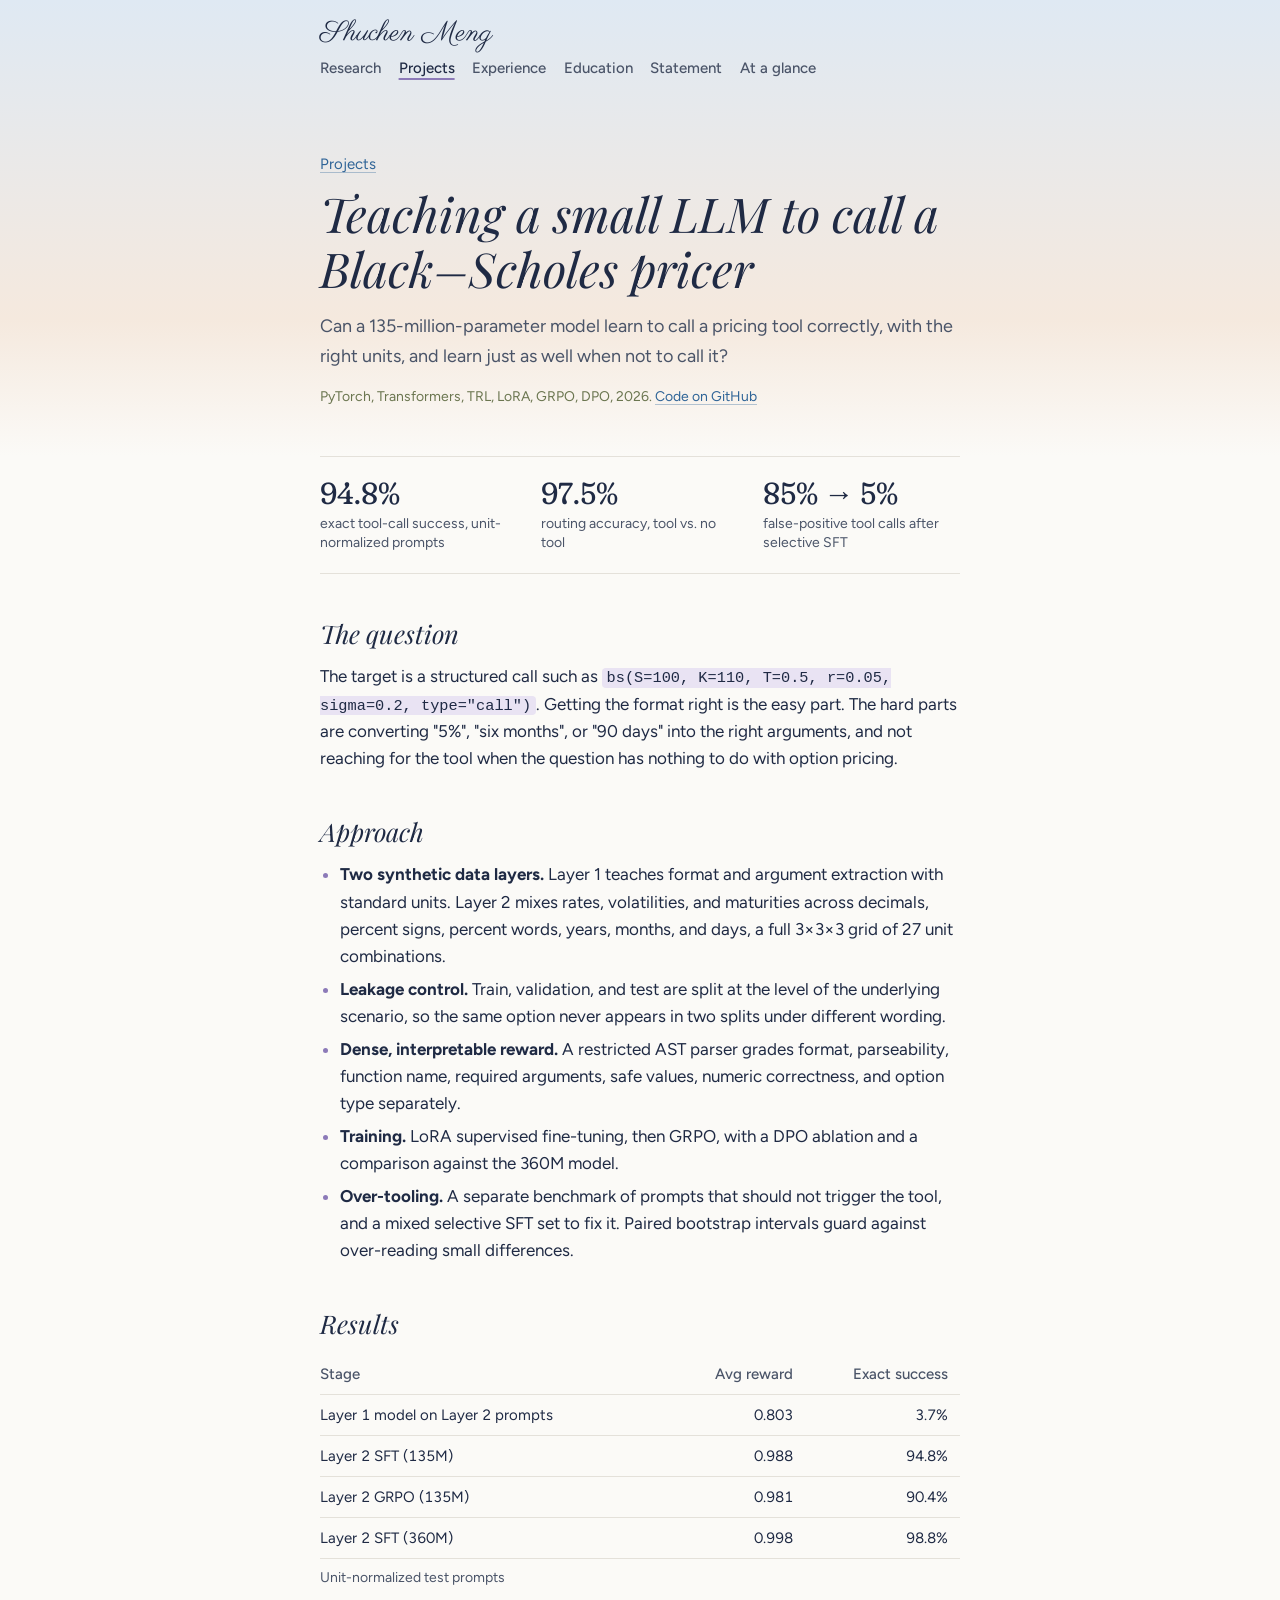
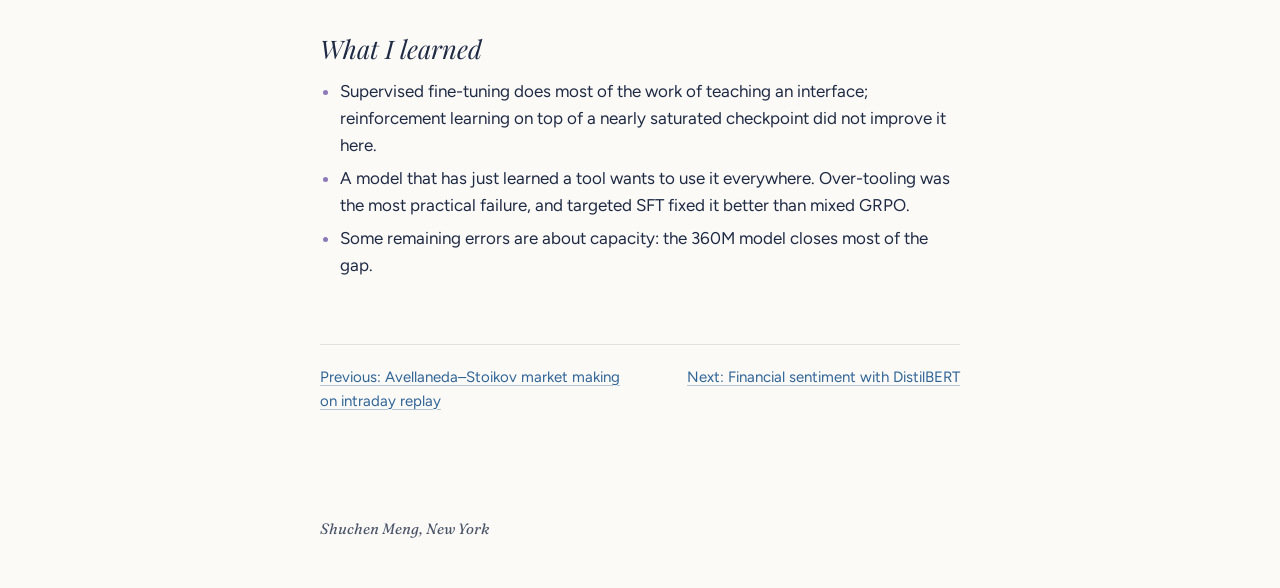
<file: projects/smollm2-tool-use/index.html>
<!doctype html>
<html lang="en">
<head>
  <meta charset="utf-8">
  <meta name="viewport" content="width=device-width, initial-scale=1">
  <title>Teaching a small LLM to call a Black–Scholes pricer | Shuchen Meng</title>
  <meta name="description" content="Can a 135-million-parameter model learn to call a pricing tool correctly, with the right units, and learn just as well when not to call it?">
  <link rel="canonical" href="https://mengmeng12.github.io/projects/smollm2-tool-use/">
  <meta property="og:type" content="website">
  <meta property="og:site_name" content="Shuchen Meng">
  <meta property="og:title" content="Teaching a small LLM to call a Black–Scholes pricer | Shuchen Meng">
  <meta property="og:description" content="Can a 135-million-parameter model learn to call a pricing tool correctly, with the right units, and learn just as well when not to call it?">
  <meta property="og:url" content="https://mengmeng12.github.io/projects/smollm2-tool-use/">
  <meta property="og:image" content="https://mengmeng12.github.io/og-image.png">
  <meta property="og:image:width" content="1200">
  <meta property="og:image:height" content="630">
  <meta property="og:image:alt" content="Shuchen Meng: quantitative trading, execution, and market microstructure">
  <meta name="twitter:card" content="summary_large_image">
  <link rel="icon" href="/favicon.svg" type="image/svg+xml">
  <link rel="preconnect" href="https://fonts.googleapis.com">
  <link rel="preconnect" href="https://fonts.gstatic.com" crossorigin>
  <link href="https://fonts.googleapis.com/css2?family=Cormorant+Garamond:wght@600&family=Figtree:ital,wght@0,400;0,500;0,600;1,400&family=Parisienne&family=Playfair+Display:ital,wght@1,400&family=Fraunces:ital,opsz,wght,SOFT,WONK@0,9..144,300..600,0..100,0..1;1,9..144,300..600,0..100,0..1&display=swap" rel="stylesheet">
  <link rel="stylesheet" href="/styles.css?v=12">
</head>
<body>

<header class="page-head">
  <nav class="site-nav" aria-label="Site">
    <a class="home" href="/">Shuchen Meng</a>
    <ul>
      <li><a href="/research/">Research</a></li>
      <li><a href="/projects/" aria-current="page">Projects</a></li>
      <li><a href="/experience/">Experience</a></li>
      <li><a href="/education/">Education</a></li>
      <li><a href="/statement/">Statement</a></li>
      <li><a href="/glance/">At a glance</a></li>
    </ul>
  </nav>
  <div class="page-title">
    <p class="crumb"><a href="/projects/">Projects</a></p>
    <h1>Teaching a small LLM to call a Black–Scholes pricer</h1>
    <p class="lede">Can a 135-million-parameter model learn to call a pricing tool correctly, with the right units, and learn just as well when not to call it?</p>
    <p class="meta">PyTorch, Transformers, TRL, LoRA, GRPO, DPO, 2026. <a href="https://github.com/mengmeng12/smollm2-quant-tool-use-RFT">Code on GitHub</a></p>
  </div>
</header>

<main>
  <article class="doc">
    <dl class="stats">
      <div><dt>exact tool-call success, unit-normalized prompts</dt><dd>94.8%</dd></div>
      <div><dt>routing accuracy, tool vs. no tool</dt><dd>97.5%</dd></div>
      <div><dt>false-positive tool calls after selective SFT</dt><dd>85% → 5%</dd></div>
    </dl>

    <h2>The question</h2>
    <p>The target is a structured call such as <code>bs(S=100, K=110, T=0.5, r=0.05, sigma=0.2, type="call")</code>. Getting the format right is the easy part. The hard parts are converting "5%", "six months", or "90 days" into the right arguments, and not reaching for the tool when the question has nothing to do with option pricing.</p>

    <h2>Approach</h2>
    <ul>
      <li><b>Two synthetic data layers.</b> Layer 1 teaches format and argument extraction with standard units. Layer 2 mixes rates, volatilities, and maturities across decimals, percent signs, percent words, years, months, and days, a full 3×3×3 grid of 27 unit combinations.</li>
      <li><b>Leakage control.</b> Train, validation, and test are split at the level of the underlying scenario, so the same option never appears in two splits under different wording.</li>
      <li><b>Dense, interpretable reward.</b> A restricted AST parser grades format, parseability, function name, required arguments, safe values, numeric correctness, and option type separately.</li>
      <li><b>Training.</b> LoRA supervised fine-tuning, then GRPO, with a DPO ablation and a comparison against the 360M model.</li>
      <li><b>Over-tooling.</b> A separate benchmark of prompts that should not trigger the tool, and a mixed selective SFT set to fix it. Paired bootstrap intervals guard against over-reading small differences.</li>
    </ul>

    <h2>Results</h2>
    <div class="table-wrap">
      <table class="data-table">
        <thead><tr><th>Stage</th><th>Avg reward</th><th>Exact success</th></tr></thead>
        <tbody>
          <tr><td>Layer 1 model on Layer 2 prompts</td><td>0.803</td><td>3.7%</td></tr>
          <tr><td>Layer 2 SFT (135M)</td><td>0.988</td><td>94.8%</td></tr>
          <tr><td>Layer 2 GRPO (135M)</td><td>0.981</td><td>90.4%</td></tr>
          <tr><td>Layer 2 SFT (360M)</td><td>0.998</td><td>98.8%</td></tr>
        </tbody>
        <caption>Unit-normalized test prompts</caption>
      </table>
    </div>

    <h2>What I learned</h2>
    <ul>
      <li>Supervised fine-tuning does most of the work of teaching an interface; reinforcement learning on top of a nearly saturated checkpoint did not improve it here.</li>
      <li>A model that has just learned a tool wants to use it everywhere. Over-tooling was the most practical failure, and targeted SFT fixed it better than mixed GRPO.</li>
      <li>Some remaining errors are about capacity: the 360M model closes most of the gap.</li>
    </ul>

    <nav class="pager" aria-label="More projects">
      <a class="prev" href="/projects/avellaneda-stoikov/">Previous: Avellaneda–Stoikov market making on intraday replay</a>
      <a class="next" href="/projects/finbert-sentiment/">Next: Financial sentiment with DistilBERT</a>
    </nav>
  </article>
</main>

<footer>
  <p>Shuchen Meng, New York</p>
</footer>

</body>
</html>
</file>
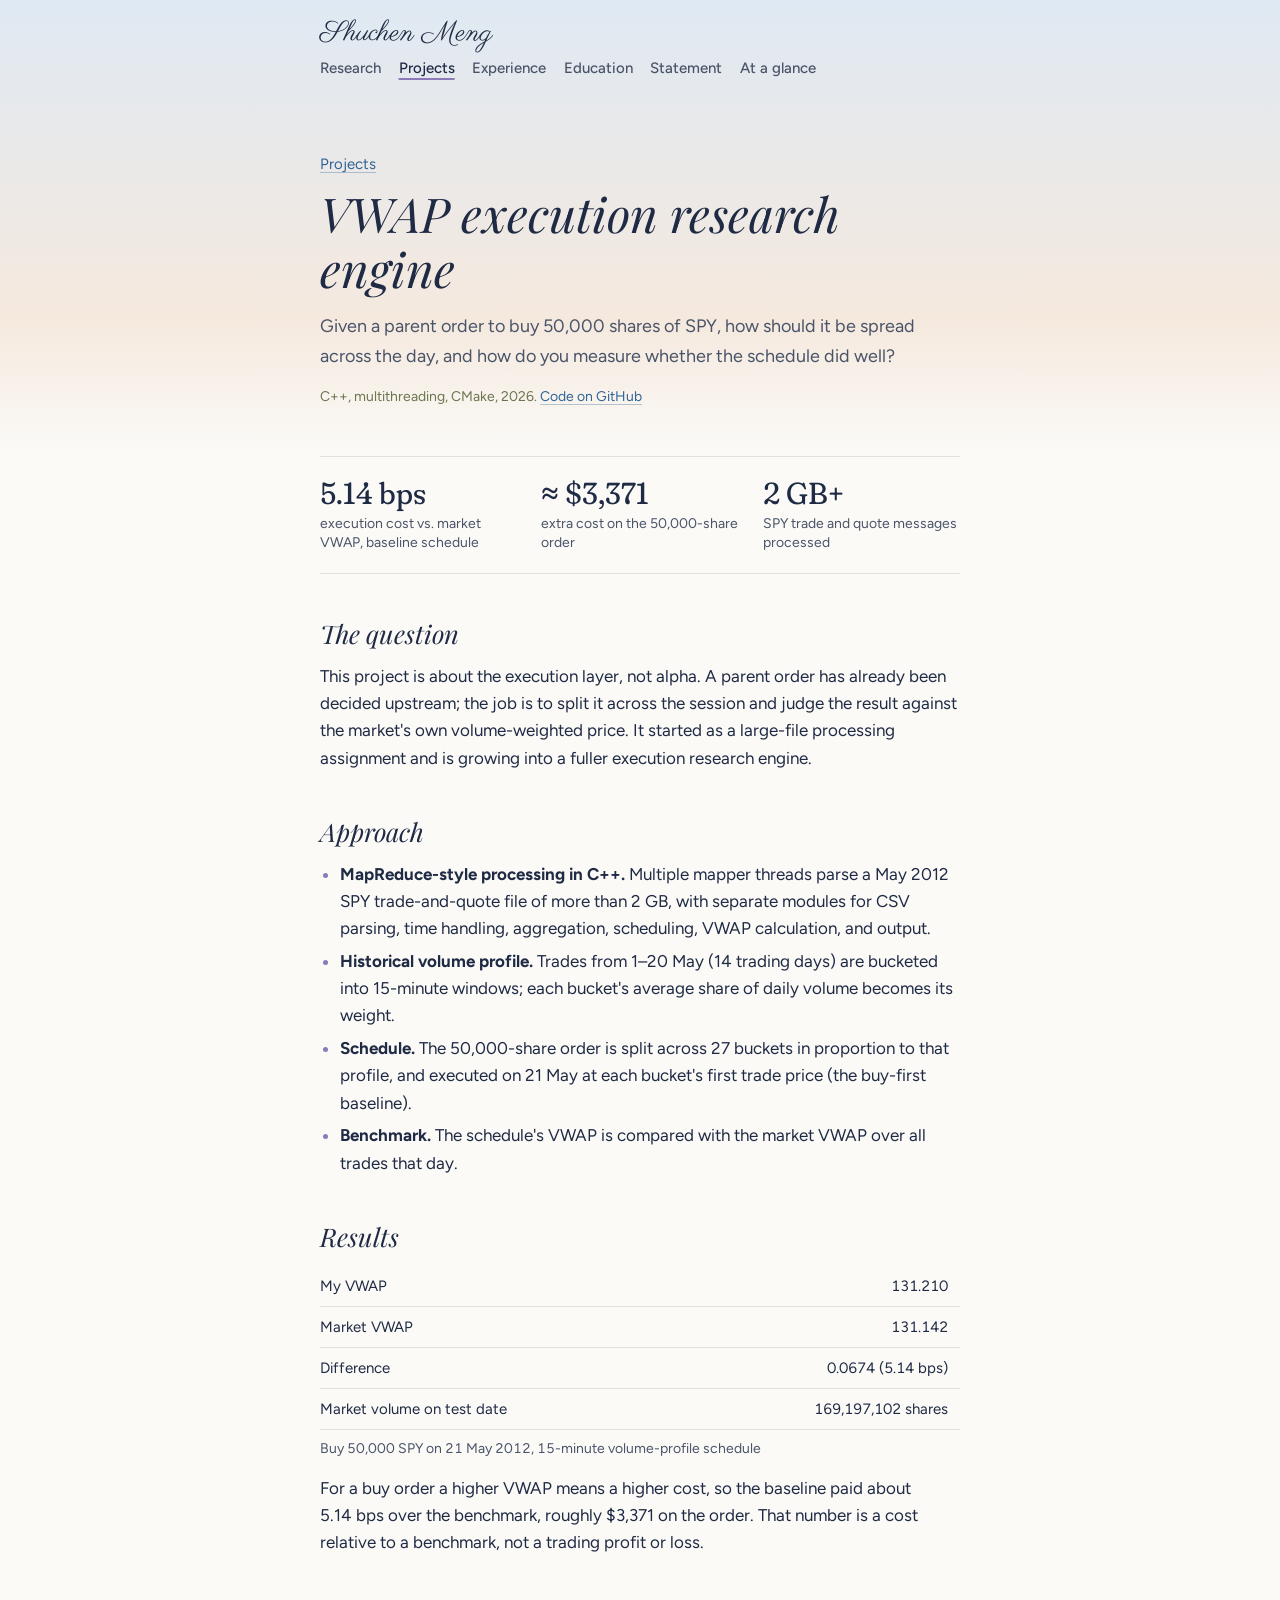
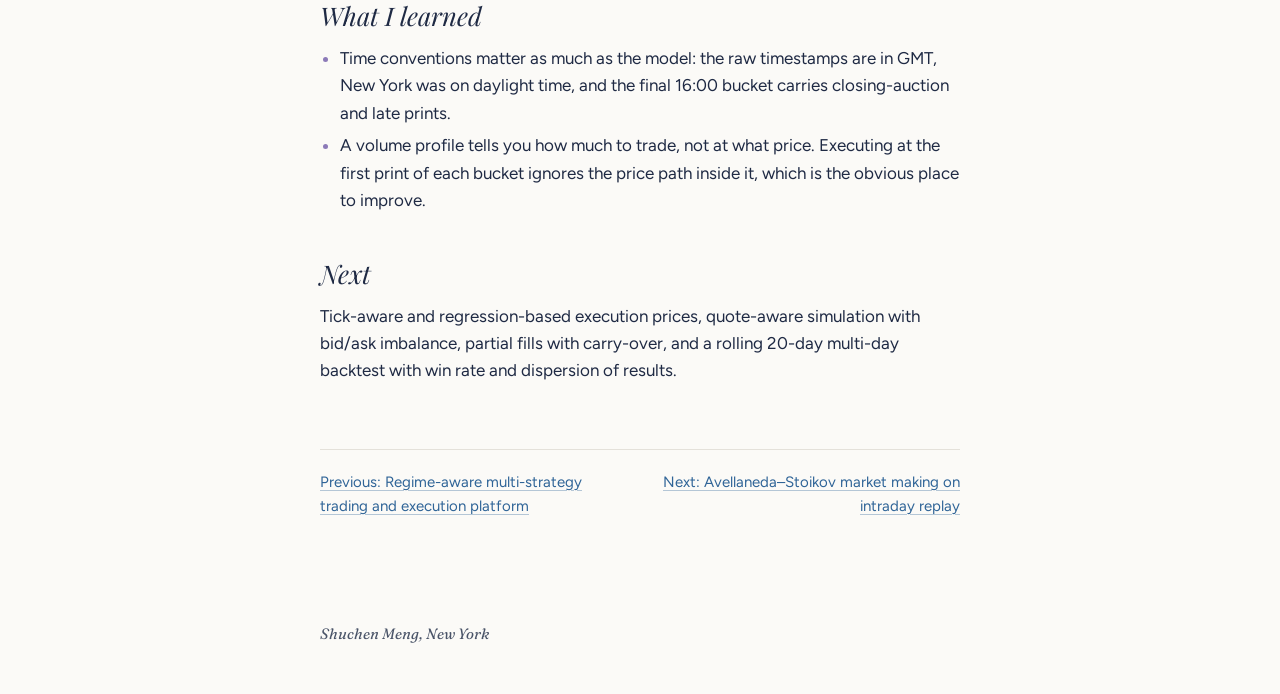
<file: projects/vwap-execution/index.html>
<!doctype html>
<html lang="en">
<head>
  <meta charset="utf-8">
  <meta name="viewport" content="width=device-width, initial-scale=1">
  <title>VWAP execution research engine | Shuchen Meng</title>
  <meta name="description" content="Given a parent order to buy 50,000 shares of SPY, how should it be spread across the day, and how do you measure whether the schedule did well?">
  <link rel="canonical" href="https://mengmeng12.github.io/projects/vwap-execution/">
  <meta property="og:type" content="website">
  <meta property="og:site_name" content="Shuchen Meng">
  <meta property="og:title" content="VWAP execution research engine | Shuchen Meng">
  <meta property="og:description" content="Given a parent order to buy 50,000 shares of SPY, how should it be spread across the day, and how do you measure whether the schedule did well?">
  <meta property="og:url" content="https://mengmeng12.github.io/projects/vwap-execution/">
  <meta property="og:image" content="https://mengmeng12.github.io/og-image.png">
  <meta property="og:image:width" content="1200">
  <meta property="og:image:height" content="630">
  <meta property="og:image:alt" content="Shuchen Meng: quantitative trading, execution, and market microstructure">
  <meta name="twitter:card" content="summary_large_image">
  <link rel="icon" href="/favicon.svg" type="image/svg+xml">
  <link rel="preconnect" href="https://fonts.googleapis.com">
  <link rel="preconnect" href="https://fonts.gstatic.com" crossorigin>
  <link href="https://fonts.googleapis.com/css2?family=Cormorant+Garamond:wght@600&family=Figtree:ital,wght@0,400;0,500;0,600;1,400&family=Parisienne&family=Playfair+Display:ital,wght@1,400&family=Fraunces:ital,opsz,wght,SOFT,WONK@0,9..144,300..600,0..100,0..1;1,9..144,300..600,0..100,0..1&display=swap" rel="stylesheet">
  <link rel="stylesheet" href="/styles.css?v=12">
</head>
<body>

<header class="page-head">
  <nav class="site-nav" aria-label="Site">
    <a class="home" href="/">Shuchen Meng</a>
    <ul>
      <li><a href="/research/">Research</a></li>
      <li><a href="/projects/" aria-current="page">Projects</a></li>
      <li><a href="/experience/">Experience</a></li>
      <li><a href="/education/">Education</a></li>
      <li><a href="/statement/">Statement</a></li>
      <li><a href="/glance/">At a glance</a></li>
    </ul>
  </nav>
  <div class="page-title">
    <p class="crumb"><a href="/projects/">Projects</a></p>
    <h1>VWAP execution research engine</h1>
    <p class="lede">Given a parent order to buy 50,000 shares of SPY, how should it be spread across the day, and how do you measure whether the schedule did well?</p>
    <p class="meta">C++, multithreading, CMake, 2026. <a href="https://github.com/mengmeng12/VWAP-execution-research-project">Code on GitHub</a></p>
  </div>
</header>

<main>
  <article class="doc">
    <dl class="stats">
      <div><dt>execution cost vs. market VWAP, baseline schedule</dt><dd>5.14 bps</dd></div>
      <div><dt>extra cost on the 50,000-share order</dt><dd>≈ $3,371</dd></div>
      <div><dt>SPY trade and quote messages processed</dt><dd>2 GB+</dd></div>
    </dl>

    <h2>The question</h2>
    <p>This project is about the execution layer, not alpha. A parent order has already been decided upstream; the job is to split it across the session and judge the result against the market's own volume-weighted price. It started as a large-file processing assignment and is growing into a fuller execution research engine.</p>

    <h2>Approach</h2>
    <ul>
      <li><b>MapReduce-style processing in C++.</b> Multiple mapper threads parse a May 2012 SPY trade-and-quote file of more than 2&nbsp;GB, with separate modules for CSV parsing, time handling, aggregation, scheduling, VWAP calculation, and output.</li>
      <li><b>Historical volume profile.</b> Trades from 1–20 May (14 trading days) are bucketed into 15-minute windows; each bucket's average share of daily volume becomes its weight.</li>
      <li><b>Schedule.</b> The 50,000-share order is split across 27 buckets in proportion to that profile, and executed on 21 May at each bucket's first trade price (the buy-first baseline).</li>
      <li><b>Benchmark.</b> The schedule's VWAP is compared with the market VWAP over all trades that day.</li>
    </ul>

    <h2>Results</h2>
    <div class="table-wrap">
      <table class="data-table">
        <tbody>
          <tr><td>My VWAP</td><td>131.210</td></tr>
          <tr><td>Market VWAP</td><td>131.142</td></tr>
          <tr><td>Difference</td><td>0.0674 (5.14 bps)</td></tr>
          <tr><td>Market volume on test date</td><td>169,197,102 shares</td></tr>
        </tbody>
        <caption>Buy 50,000 SPY on 21 May 2012, 15-minute volume-profile schedule</caption>
      </table>
    </div>
    <p>For a buy order a higher VWAP means a higher cost, so the baseline paid about 5.14&nbsp;bps over the benchmark, roughly $3,371 on the order. That number is a cost relative to a benchmark, not a trading profit or loss.</p>

    <h2>What I learned</h2>
    <ul>
      <li>Time conventions matter as much as the model: the raw timestamps are in GMT, New York was on daylight time, and the final 16:00 bucket carries closing-auction and late prints.</li>
      <li>A volume profile tells you how much to trade, not at what price. Executing at the first print of each bucket ignores the price path inside it, which is the obvious place to improve.</li>
    </ul>

    <h2>Next</h2>
    <p>Tick-aware and regression-based execution prices, quote-aware simulation with bid/ask imbalance, partial fills with carry-over, and a rolling 20-day multi-day backtest with win rate and dispersion of results.</p>

    <nav class="pager" aria-label="More projects">
      <a class="prev" href="/projects/regime-platform/">Previous: Regime-aware multi-strategy trading and execution platform</a>
      <a class="next" href="/projects/avellaneda-stoikov/">Next: Avellaneda–Stoikov market making on intraday replay</a>
    </nav>
  </article>
</main>

<footer>
  <p>Shuchen Meng, New York</p>
</footer>

</body>
</html>
</file>
<file: styles.css>
/* Palette: limewash walls, Mediterranean shutters, Provence lavender, ochre, olive */
:root {
  --limewash: #FBFAF7;
  --ink: #1F2A44;
  --ink-soft: #4A5468;
  --shutter: #2F6497;
  --lavender: #8C7AB8;
  --lavender-pale: #E9E3F3;
  --ochre: #C98F2E;
  --olive: #6B7650;
  --rule: #E4E1DA;
  --sky-top: #DFE9F3;
  --sky-mid: #F5E9DE;

  --serif: "Fraunces", Georgia, serif;
  /* title levels: name / section / item */
  --title-1: "Parisienne", cursive;
  --title-2: "Playfair Display", Georgia, serif;
  --title-3: "Cormorant Garamond", Georgia, serif;
  --sans: "Figtree", system-ui, sans-serif;
  --measure: 40rem;
}

@media (prefers-color-scheme: dark) {
  :root:not([data-theme="light"]) {
    --limewash: #191C28;
    --ink: #ECE7DF;
    --ink-soft: #B4B2B8;
    --shutter: #9DBFE3;
    --lavender: #B9A9E3;
    --lavender-pale: #2C2840;
    --ochre: #E2B565;
    --olive: #A9B48A;
    --rule: #2F3242;
    --sky-top: #232A40;
    --sky-mid: #2A2433;
  }
}
:root[data-theme="dark"] {
  --limewash: #191C28;
  --ink: #ECE7DF;
  --ink-soft: #B4B2B8;
  --shutter: #9DBFE3;
  --lavender: #B9A9E3;
  --lavender-pale: #2C2840;
  --ochre: #E2B565;
  --olive: #A9B48A;
  --rule: #2F3242;
  --sky-top: #232A40;
  --sky-mid: #2A2433;
}

*, *::before, *::after { box-sizing: border-box; }

html { -webkit-text-size-adjust: 100%; scroll-behavior: smooth; }
@media (prefers-reduced-motion: reduce) { html { scroll-behavior: auto; } }

body {
  margin: 0;
  background: var(--limewash);
  color: var(--ink);
  font-family: var(--sans);
  font-size: 1.0625rem;
  line-height: 1.6;
  -webkit-font-smoothing: antialiased;
}

a {
  color: var(--shutter);
  text-decoration: underline;
  text-decoration-color: color-mix(in srgb, var(--shutter) 35%, transparent);
  text-decoration-thickness: 1px;
  text-underline-offset: 0.2em;
  transition: text-decoration-color 0.15s;
}
a:hover { text-decoration-color: var(--shutter); }
a:focus-visible {
  outline: 2px solid var(--lavender);
  outline-offset: 3px;
  border-radius: 2px;
}

p { margin: 0; }

/* ---------- Hero: the one bold moment ---------- */

.hero {
  background: linear-gradient(180deg, var(--sky-top) 0%, var(--sky-mid) 58%, var(--limewash) 100%);
  padding: clamp(4rem, 12vw, 8rem) 1rem clamp(3rem, 8vw, 5rem);
}

.hero-inner {
  position: relative;
  max-width: var(--measure);
  margin: 0 auto;
}

.sprig {
  position: absolute;
  right: -5.5rem;
  top: -2.5rem;
  width: 6.5rem;
  height: auto;
  overflow: visible;
}
.sprig .stem {
  fill: none;
  stroke: var(--olive);
  stroke-width: 2;
  stroke-linecap: round;
  stroke-dasharray: 260;
  stroke-dashoffset: 260;
  animation: draw 1.6s cubic-bezier(.5, 0, .2, 1) 0.2s forwards;
}
.sprig .leaf {
  fill: var(--olive);
  opacity: 0;
  animation: appear 0.8s ease 1.2s forwards;
}
.sprig .buds ellipse {
  fill: var(--lavender);
  opacity: 0;
  transform-box: fill-box;
  animation: appear 0.6s ease forwards;
}
/* buds open from the base of the spike upward */
.sprig .buds ellipse:nth-child(9) { animation-delay: 1.0s; }
.sprig .buds ellipse:nth-child(8) { animation-delay: 1.08s; }
.sprig .buds ellipse:nth-child(7) { animation-delay: 1.16s; }
.sprig .buds ellipse:nth-child(6) { animation-delay: 1.24s; }
.sprig .buds ellipse:nth-child(5) { animation-delay: 1.32s; }
.sprig .buds ellipse:nth-child(4) { animation-delay: 1.4s; }
.sprig .buds ellipse:nth-child(3) { animation-delay: 1.48s; }
.sprig .buds ellipse:nth-child(2) { animation-delay: 1.56s; }
.sprig .buds ellipse:nth-child(1) { animation-delay: 1.64s; }

@keyframes draw { to { stroke-dashoffset: 0; } }
@keyframes appear { to { opacity: 0.9; } }

.name {
  margin: 0;
  font-family: var(--title-1);
  font-weight: 400;
  font-size: clamp(3rem, 9vw, 4.6rem);
  line-height: 1.1;
}

.role {
  margin-top: 0.75rem;
  font-family: var(--serif);
  font-style: italic;
  font-weight: 360;
  font-size: 1.25rem;
  color: var(--ink-soft);
  font-variation-settings: "SOFT" 100, "opsz" 24;
}

.bio {
  margin-top: 2rem;
  font-size: 1.125rem;
  line-height: 1.7;
}
.bio p + p { margin-top: 1em; }

.links {
  display: flex;
  flex-wrap: wrap;
  align-items: center;
  gap: 0.6rem;
  margin-top: 1.5rem;
  font-weight: 500;
}
.links .profile {
  display: inline-flex;
  align-items: center;
  gap: 0.5rem;
  padding: 0.45rem 0.95rem;
  border: 1px solid color-mix(in srgb, var(--shutter) 30%, transparent);
  border-radius: 999px;
  background: color-mix(in srgb, var(--limewash) 70%, transparent);
  text-decoration: none;
  line-height: 1.2;
  transition: background-color 0.15s, border-color 0.15s;
}
.links .profile:hover {
  background: var(--lavender-pale);
  border-color: var(--lavender);
}
.links .profile svg {
  width: 1rem;
  height: 1rem;
  fill: currentColor;
  flex: none;
}
.links .plain {
  display: flex;
  flex-wrap: wrap;
  flex-basis: 100%;
  gap: 0.25rem 1.25rem;
  margin-top: 0.3rem;
}

/* ---------- Sections ---------- */

main {
  max-width: calc(var(--measure) + 2rem);
  margin: 0 auto;
  padding: 0 1rem;
}

section { padding-top: 4.5rem; }
section:first-child { padding-top: 1.5rem; }

.section-head {
  display: flex;
  flex-wrap: wrap;
  align-items: baseline;
  justify-content: space-between;
  gap: 0.25rem 1rem;
  padding-bottom: 0.75rem;
  margin-bottom: 1.75rem;
  border-bottom: 1px solid var(--rule);
}

h2 {
  margin: 0;
  font-family: var(--title-2);
  font-style: italic;
  font-weight: 400;
  font-size: 2rem;
  line-height: 1.2;
}

.aside {
  font-size: 0.9375rem;
  color: var(--ink-soft);
}

h3 {
  margin: 0;
  font-family: var(--title-3);
  font-weight: 600;
  font-size: 1.3rem;
  line-height: 1.3;
}
h3 a { color: inherit; text-decoration-color: color-mix(in srgb, var(--ink) 25%, transparent); }
h3 a:hover { color: var(--shutter); text-decoration-color: var(--shutter); }

/* ---------- Research ---------- */

.group {
  margin: 2.5rem 0 1rem;
  font-family: var(--serif);
  font-style: italic;
  font-weight: 400;
  font-size: 1.125rem;
  color: var(--olive);
}
.group:first-of-type { margin-top: 0; }
.group span {
  margin-left: 0.4em;
  font-family: var(--sans);
  font-style: normal;
  font-size: 0.875rem;
  color: var(--ink-soft);
}

.papers {
  list-style: none;
  margin: 0;
  padding: 0;
}
.papers li {
  position: relative;
  padding-left: 1.25rem;
}
.papers li + li { margin-top: 1.4rem; }
.papers li::before {
  content: "";
  position: absolute;
  left: 0;
  top: 0.6em;
  width: 0.4rem;
  height: 0.55rem;
  border-radius: 50%;
  background: var(--lavender);
  opacity: 0.75;
}
.papers .title { font-weight: 500; line-height: 1.45; }
.papers .authors,
.papers .venue {
  font-size: 0.9375rem;
  color: var(--ink-soft);
}
.papers .authors { margin-top: 0.2rem; }
.papers .authors b { color: var(--ink); font-weight: 600; }

/* ---------- Projects ---------- */

.projects {
  list-style: none;
  margin: 0;
  padding: 0;
}
.projects li + li {
  margin-top: 2rem;
  padding-top: 2rem;
  border-top: 1px dashed var(--rule);
}
.projects li p:not(.meta) { margin-top: 0.5rem; }
.meta {
  margin-top: 0.6rem;
  font-size: 0.875rem;
  color: var(--olive);
}

/* ---------- Experience & education ---------- */

.timeline { margin: 0; }
.timeline .row {
  display: grid;
  grid-template-columns: 6.5rem 1fr;
  gap: 0 1.5rem;
}
.timeline .row + .row { margin-top: 2rem; }
.timeline dt {
  padding-top: 0.2rem;
  font-size: 0.9375rem;
  font-variant-numeric: tabular-nums;
  color: var(--ink-soft);
}
.timeline dd { margin: 0; }
.timeline .sub {
  margin-top: 0.2rem;
  font-size: 0.9375rem;
  color: var(--ink-soft);
}
.timeline .sub + p { margin-top: 0.6rem; }

.honors {
  display: flex;
  flex-wrap: wrap;
  gap: 0.5rem;
  list-style: none;
  margin: 0.9rem 0 0;
  padding: 0;
}
.honors li {
  padding: 0.3rem 0.8rem;
  border-radius: 999px;
  background: var(--lavender-pale);
  font-size: 0.875rem;
  line-height: 1.4;
}
.honors li:first-child {
  background: color-mix(in srgb, var(--ochre) 18%, var(--limewash));
}

/* ---------- Personal statement: set for reading, not scanning ---------- */

.essay {
  font-family: var(--serif);
  font-weight: 360;
  font-size: 1.125rem;
  line-height: 1.8;
  font-variation-settings: "SOFT" 100, "opsz" 16;
  hanging-punctuation: first;
}
.essay p + p { margin-top: 1.1em; }
.essay .coda {
  margin-top: 2em;
  font-style: italic;
  font-size: 1.25rem;
  line-height: 1.65;
  color: var(--olive);
}

/* ---------- Footer ---------- */

footer {
  max-width: calc(var(--measure) + 2rem);
  margin: 5rem auto 0;
  padding: 1.5rem 1rem 3rem;
  font-family: var(--serif);
  font-style: italic;
  font-size: 0.9375rem;
  color: var(--ink-soft);
}

/* ---------- Small screens ---------- */

@media (max-width: 52rem) {
  .sprig { right: 0; top: -3rem; width: 3.6rem; }
  .name { padding-right: 3.5rem; }
}

@media (max-width: 34rem) {
  .timeline .row { grid-template-columns: 1fr; }
  .timeline dt { padding-top: 0; margin-bottom: 0.15rem; }
}

@media (prefers-reduced-motion: reduce) {
  .sprig .stem { animation: none; stroke-dashoffset: 0; }
  .sprig .leaf, .sprig .buds ellipse { animation: none; opacity: 0.9; }
}

/* =========================================================
   Multi-page: site nav, home directory, sub-page header,
   project detail pages
   ========================================================= */

.site-nav {
  display: flex;
  flex-wrap: wrap;
  align-items: baseline;
  justify-content: space-between;
  gap: 0.5rem 1.5rem;
  max-width: calc(var(--measure) + 2rem);
  margin: 0 auto;
  padding: 1.25rem 1rem 0;
}
.site-nav .home {
  font-family: var(--title-1);
  font-size: 1.75rem;
  line-height: 1;
  color: var(--ink);
  text-decoration: none;
}
.site-nav ul {
  display: flex;
  flex-wrap: wrap;
  gap: 0.25rem 1.1rem;
  list-style: none;
  margin: 0;
  padding: 0;
  font-size: 0.9375rem;
  font-weight: 500;
}
.site-nav ul a {
  color: var(--ink-soft);
  text-decoration: none;
}
.site-nav ul a:hover { color: var(--shutter); }
.site-nav ul a[aria-current="page"] {
  color: var(--ink);
  text-decoration: underline;
  text-decoration-color: var(--lavender);
  text-decoration-thickness: 2px;
  text-underline-offset: 0.35em;
}

/* the glance page keeps the full hero under the nav */
.hero.with-nav { padding-top: 0; }
.hero.with-nav .hero-inner { margin-top: clamp(3rem, 9vw, 5.5rem); }

/* ---------- Home ---------- */

.glance-cta {
  display: block;
  margin-top: 2.25rem;
  padding: 1.1rem 1.4rem 1.2rem;
  border: 1px solid color-mix(in srgb, var(--lavender) 55%, transparent);
  border-radius: 14px;
  background: color-mix(in srgb, var(--lavender-pale) 65%, transparent);
  color: var(--ink);
  text-decoration: none;
  transition: border-color 0.15s, background-color 0.15s;
}
.glance-cta:hover {
  border-color: var(--lavender);
  background: var(--lavender-pale);
}
.glance-cta .cta-title {
  display: block;
  font-family: var(--title-2);
  font-style: italic;
  font-size: 1.6rem;
  line-height: 1.2;
}
.glance-cta .cta-desc {
  display: block;
  margin-top: 0.3rem;
  color: var(--ink-soft);
  font-size: 0.975rem;
}

.directory {
  list-style: none;
  margin: 0;
  padding: 0;
}
.directory li { border-top: 1px solid var(--rule); }
.directory li:last-child { border-bottom: 1px solid var(--rule); }
.directory a {
  display: grid;
  grid-template-columns: 12rem 1fr;
  align-items: baseline;
  gap: 0.25rem 1.5rem;
  padding: 1.15rem 0;
  color: var(--ink);
  text-decoration: none;
}
.directory .dir-title {
  font-family: var(--title-2);
  font-style: italic;
  font-size: 1.6rem;
  line-height: 1.2;
  transition: color 0.15s;
}
.directory .dir-desc { color: var(--ink-soft); }
.directory a:hover .dir-title { color: var(--shutter); }
@media (max-width: 34rem) {
  .directory a { grid-template-columns: 1fr; }
}

/* ---------- Sub-page header ---------- */

.page-head {
  background: linear-gradient(180deg, var(--sky-top) 0%, var(--sky-mid) 70%, var(--limewash) 100%);
  padding-bottom: clamp(2rem, 6vw, 3rem);
}
.page-title {
  max-width: var(--measure);
  margin: clamp(2.5rem, 8vw, 4.5rem) auto 0;
  padding: 0 1rem;
  box-sizing: content-box;
}
.page-title h1 {
  margin: 0;
  font-family: var(--title-2);
  font-style: italic;
  font-weight: 400;
  font-size: clamp(2.2rem, 6vw, 3rem);
  line-height: 1.15;
}
.page-title .crumb {
  margin-bottom: 0.6rem;
  font-size: 0.9375rem;
}
.page-title .lede {
  margin-top: 1rem;
  font-size: 1.125rem;
  line-height: 1.65;
  color: var(--ink-soft);
}
.page-title .meta { margin-top: 0.9rem; }

/* sub-pages: first section sits close to the header */
.page-head + main section:first-child { padding-top: 0.5rem; }

/* ---------- Project list page ---------- */

.projects .more {
  margin-top: 0.6rem;
  font-size: 0.9375rem;
  font-weight: 500;
}

/* ---------- Project detail ---------- */

.stats {
  display: grid;
  grid-template-columns: repeat(auto-fit, minmax(9.5rem, 1fr));
  gap: 1.25rem 1.5rem;
  margin: 0 0 1rem;
  padding: 1.25rem 0;
  border-top: 1px solid var(--rule);
  border-bottom: 1px solid var(--rule);
}
.stats div {
  display: flex;
  flex-direction: column-reverse;
  gap: 0.2rem;
}
.stats dd {
  margin: 0;
  font-family: var(--serif);
  font-weight: 400;
  font-size: 1.9rem;
  line-height: 1.1;
  font-variant-numeric: lining-nums;
  font-variation-settings: "SOFT" 100, "opsz" 72;
}
.stats dt {
  font-size: 0.875rem;
  line-height: 1.4;
  color: var(--ink-soft);
}

.doc h2 {
  margin-top: 2.75rem;
  font-size: 1.6rem;
}
.doc h2:first-child { margin-top: 1.5rem; }
.doc p, .doc ul, .doc .table-wrap { margin-top: 0.9rem; }
.doc ul { padding-left: 1.25rem; }
.doc ul li + li { margin-top: 0.35rem; }
.doc ul li::marker { color: var(--lavender); }
.doc code {
  font-size: 0.9em;
  padding: 0.05em 0.3em;
  border-radius: 4px;
  background: var(--lavender-pale);
}
.doc .note {
  padding: 0.9rem 1.1rem;
  border-radius: 10px;
  background: color-mix(in srgb, var(--ochre) 12%, var(--limewash));
  font-size: 0.975rem;
}

.table-wrap { overflow-x: auto; }
.data-table {
  width: 100%;
  border-collapse: collapse;
  font-size: 0.9375rem;
  font-variant-numeric: tabular-nums;
}
.data-table th, .data-table td {
  padding: 0.5rem 0.75rem 0.5rem 0;
  border-bottom: 1px solid var(--rule);
  text-align: right;
  white-space: nowrap;
}
.data-table th:first-child, .data-table td:first-child { text-align: left; }
.data-table th {
  font-weight: 500;
  color: var(--ink-soft);
}
.data-table caption {
  caption-side: bottom;
  padding-top: 0.5rem;
  text-align: left;
  font-size: 0.875rem;
  color: var(--ink-soft);
}

.pager {
  display: flex;
  justify-content: space-between;
  gap: 1rem;
  margin-top: 4rem;
  padding-top: 1.25rem;
  border-top: 1px solid var(--rule);
  font-size: 0.9375rem;
}
.pager a { max-width: 48%; }
.pager .next { margin-left: auto; text-align: right; }

/* ---------- Home: full-screen layout ---------- */

body.home {
  display: flex;
  flex-direction: column;
  min-height: 100vh;
  --wide: 76rem;
  --gutter: clamp(1rem, 5vw, 4rem);
}
.home .hero {
  flex: 1;
  display: flex;
  align-items: center;
  padding: clamp(2.5rem, 7vh, 5rem) 0 clamp(1.5rem, 4vh, 3rem);
}
.home .hero-inner {
  display: grid;
  grid-template-columns: minmax(0, 3fr) minmax(0, 2fr);
  align-items: center;
  gap: 2rem 4rem;
  width: 100%;
  max-width: var(--wide);
  padding: 0 var(--gutter);
  box-sizing: border-box;
}
.home .name { font-size: clamp(3.25rem, 5.4vw, 5.5rem); white-space: nowrap; }
.home .role { font-size: 1.35rem; }
.home .bio { max-width: 38rem; margin-top: 1.5rem; }
.home .tagline {
  max-width: 34rem;
  margin-top: 1rem;
  font-size: 1.0625rem;
  line-height: 1.6;
  color: var(--ink-soft);
}
.home .links .plain { flex-basis: auto; margin: 0 0 0 0.75rem; }
.home .glance-cta { max-width: 34rem; margin-top: 1.75rem; }

.home .bouquet {
  position: static;
  justify-self: center;
  width: 100%;
  max-width: 23rem;
}

.home main {
  width: 100%;
  max-width: var(--wide);
  padding: 0 var(--gutter);
  box-sizing: border-box;
}
.home .directory {
  display: grid;
  grid-template-columns: repeat(auto-fit, minmax(11rem, 1fr));
  gap: 0 2rem;
}
.home .directory li,
.home .directory li:last-child { border-bottom: 0; }
.home .directory a {
  display: block;
  padding: 1.25rem 0 1.5rem;
}
.home .directory .dir-title { display: block; font-size: 1.5rem; }
.home .directory .dir-desc { display: block; margin-top: 0.4rem; font-size: 0.9375rem; }

.home footer {
  width: 100%;
  max-width: var(--wide);
  margin-top: 1rem;
  padding: 1rem var(--gutter) 1.75rem;
  box-sizing: border-box;
}

@media (max-width: 52rem) {
  .home .hero-inner { grid-template-columns: 1fr; position: relative; }
  .home .bouquet {
    position: absolute;
    top: -2.5rem;
    right: var(--gutter);
    width: 5rem;
  }
  .home .name { padding-right: 3.75rem; font-size: clamp(2.6rem, 11vw, 3.5rem); }
}
@media (max-width: 34rem) {
  .home .links .plain { flex-basis: 100%; margin: 0.3rem 0 0; }
}

.home .sections {
  display: flex;
  flex-wrap: wrap;
  gap: 0.5rem 1.35rem;
  margin-top: 2.25rem;
  padding: 1.1rem 0;
  border-top: 1px solid var(--rule);
  border-bottom: 1px solid var(--rule);
}
.home .sections a {
  font-family: var(--title-2);
  font-style: italic;
  font-size: 1.3rem;
  line-height: 1.3;
  white-space: nowrap;
  color: var(--ink);
  text-decoration: underline;
  text-decoration-color: transparent;
  text-decoration-thickness: 1px;
  text-underline-offset: 0.25em;
  transition: color 0.15s, text-decoration-color 0.15s;
}
.home .sections a:hover {
  color: var(--shutter);
  text-decoration-color: var(--lavender);
}

/* ---------- Experience: collapsible roles ---------- */

.roles details { border-top: 1px solid var(--rule); }
.roles details:last-of-type { border-bottom: 1px solid var(--rule); }
.roles summary {
  display: grid;
  grid-template-columns: 6.5rem 1fr auto;
  align-items: baseline;
  gap: 0 1.5rem;
  padding: 1.1rem 0;
  list-style: none;
  cursor: pointer;
}
.roles summary::-webkit-details-marker { display: none; }
.roles summary:focus-visible {
  outline: 2px solid var(--lavender);
  outline-offset: 2px;
  border-radius: 4px;
}
.roles .when {
  font-size: 0.9375rem;
  font-variant-numeric: tabular-nums;
  color: var(--ink-soft);
}
.roles .org {
  display: block;
  font-family: var(--title-3);
  font-weight: 600;
  font-size: 1.3rem;
  line-height: 1.3;
  transition: color 0.15s;
}
.roles summary:hover .org { color: var(--shutter); }
.roles .what .sub {
  display: block;
  margin-top: 0.2rem;
  font-size: 0.9375rem;
  color: var(--ink-soft);
}
.roles .chev {
  width: 0.55rem;
  height: 0.55rem;
  margin-right: 0.25rem;
  border-right: 1.5px solid var(--ink-soft);
  border-bottom: 1.5px solid var(--ink-soft);
  transform: translateY(-0.2rem) rotate(45deg);
  transition: transform 0.2s ease;
}
.roles details[open] .chev { transform: translateY(0.1rem) rotate(225deg); }

.role-body {
  padding: 0 0 1.6rem 8rem;
}
.role-body .lead { font-weight: 500; }
.role-body h4 {
  margin: 1.4rem 0 0;
  font-family: var(--serif);
  font-style: italic;
  font-weight: 400;
  font-size: 1.05rem;
  color: var(--olive);
}
.role-body .lead + h4 { margin-top: 1.1rem; }
.role-body ul { margin: 0.5rem 0 0; padding-left: 1.15rem; }
.role-body > ul:first-child { margin-top: 0; }
.role-body li + li { margin-top: 0.35rem; }
.role-body li::marker { color: var(--lavender); }

@media (max-width: 34rem) {
  .roles summary { grid-template-columns: 1fr auto; }
  .roles .when { grid-column: 1 / -1; }
  .role-body { padding-left: 0; }
}
@media (prefers-reduced-motion: reduce) {
  .roles .chev { transition: none; }
}

/* ---------- 404 ---------- */

body.lost {
  min-height: 100vh;
  display: grid;
  place-items: center;
  background: linear-gradient(180deg, var(--sky-top) 0%, var(--limewash) 75%);
}
.lost-card {
  display: flex;
  flex-direction: column;
  align-items: center;
  padding: 3rem var(--gutter, 1rem) 4rem;
  text-align: center;
}
.lost .sprig {
  position: static;
  width: auto;
  height: 10.5rem;
}
/* match the share card: buds rotate around their own centres in SVG space */
.lost .sprig .buds ellipse { transform-box: view-box; }
.lost h1 {
  margin: 1.25rem 0 0;
  font-family: var(--title-2);
  font-style: italic;
  font-weight: 400;
  font-size: clamp(2.2rem, 7vw, 3rem);
  line-height: 1.15;
}
.lost h1::after {
  content: "";
  display: block;
  width: 3.5rem;
  height: 1px;
  margin: 1.25rem auto 1.1rem;
  background: var(--lavender);
  opacity: 0.7;
}
.lost p {
  font-family: var(--serif);
  font-style: italic;
  font-weight: 360;
  font-size: 1.15rem;
  color: var(--ink-soft);
  font-variation-settings: "SOFT" 100, "opsz" 24;
}
.lost .links { justify-content: center; margin-top: 1.75rem; }
</file>
